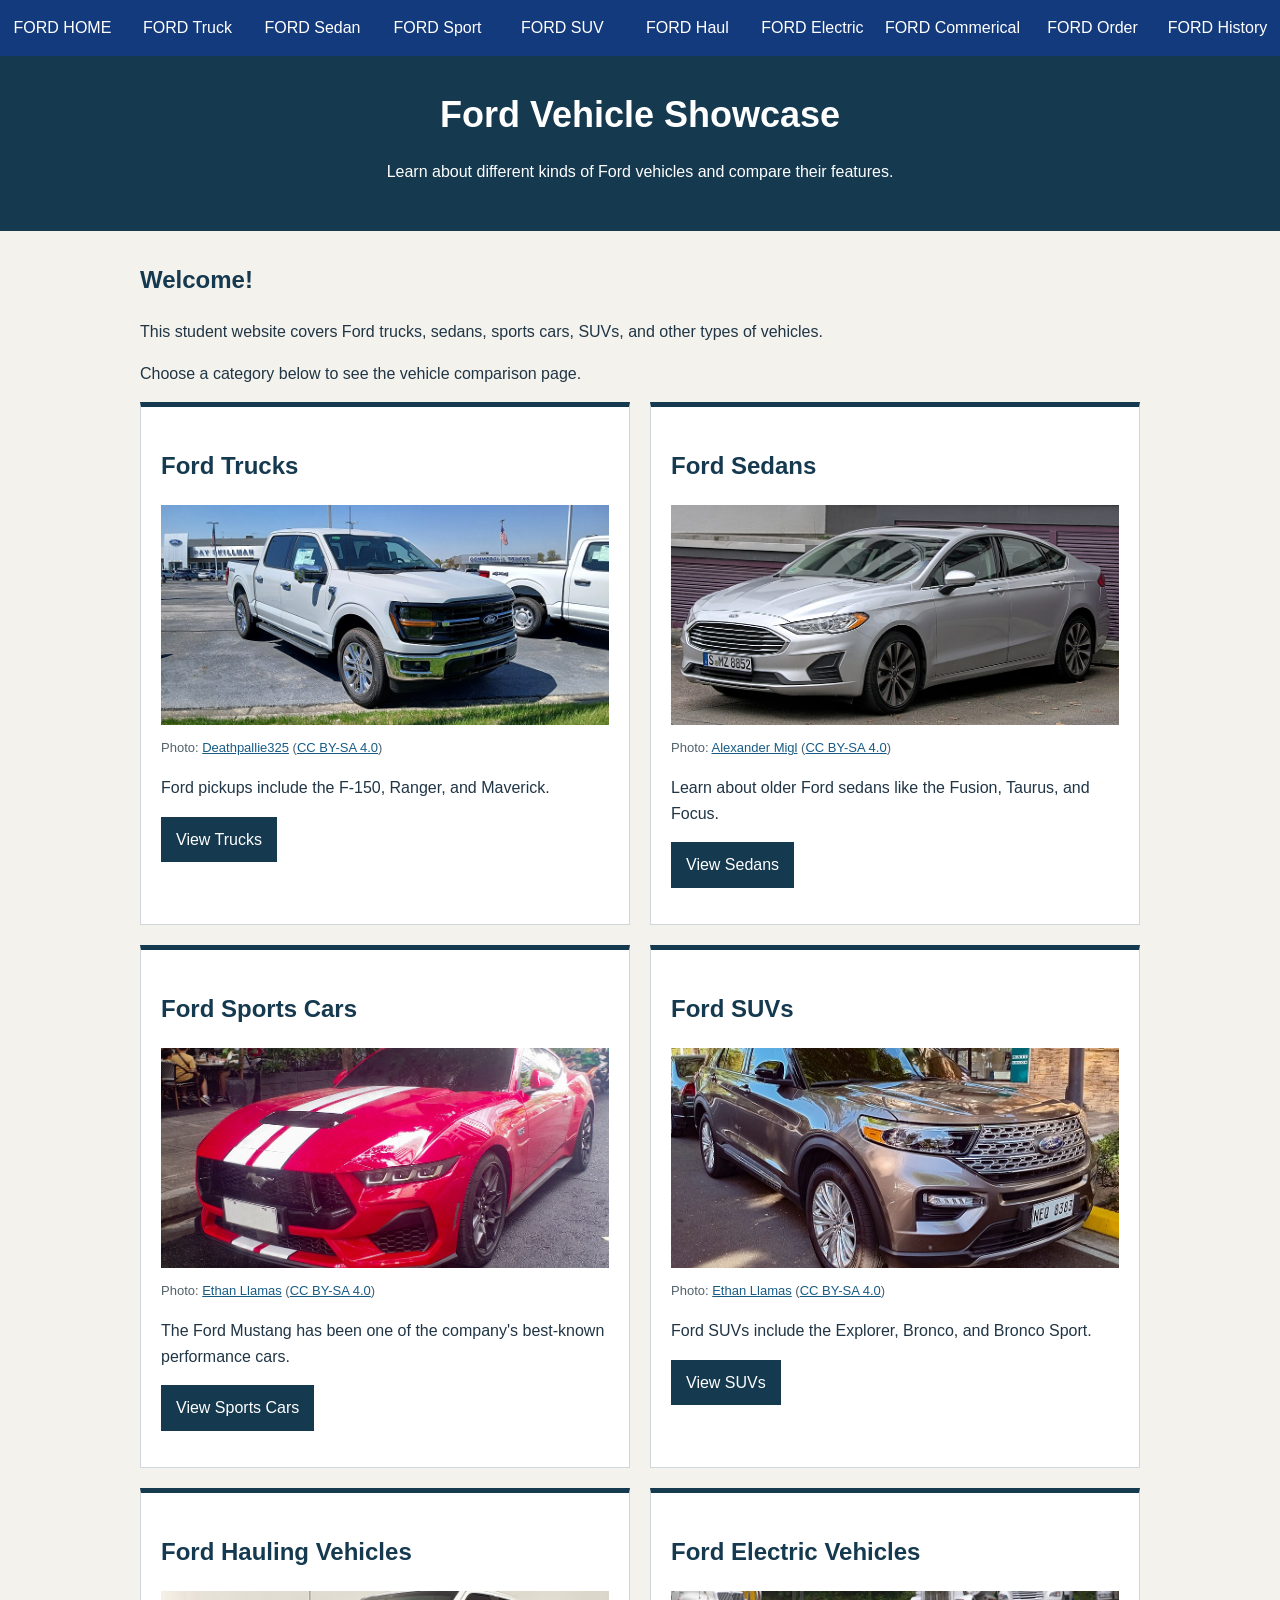
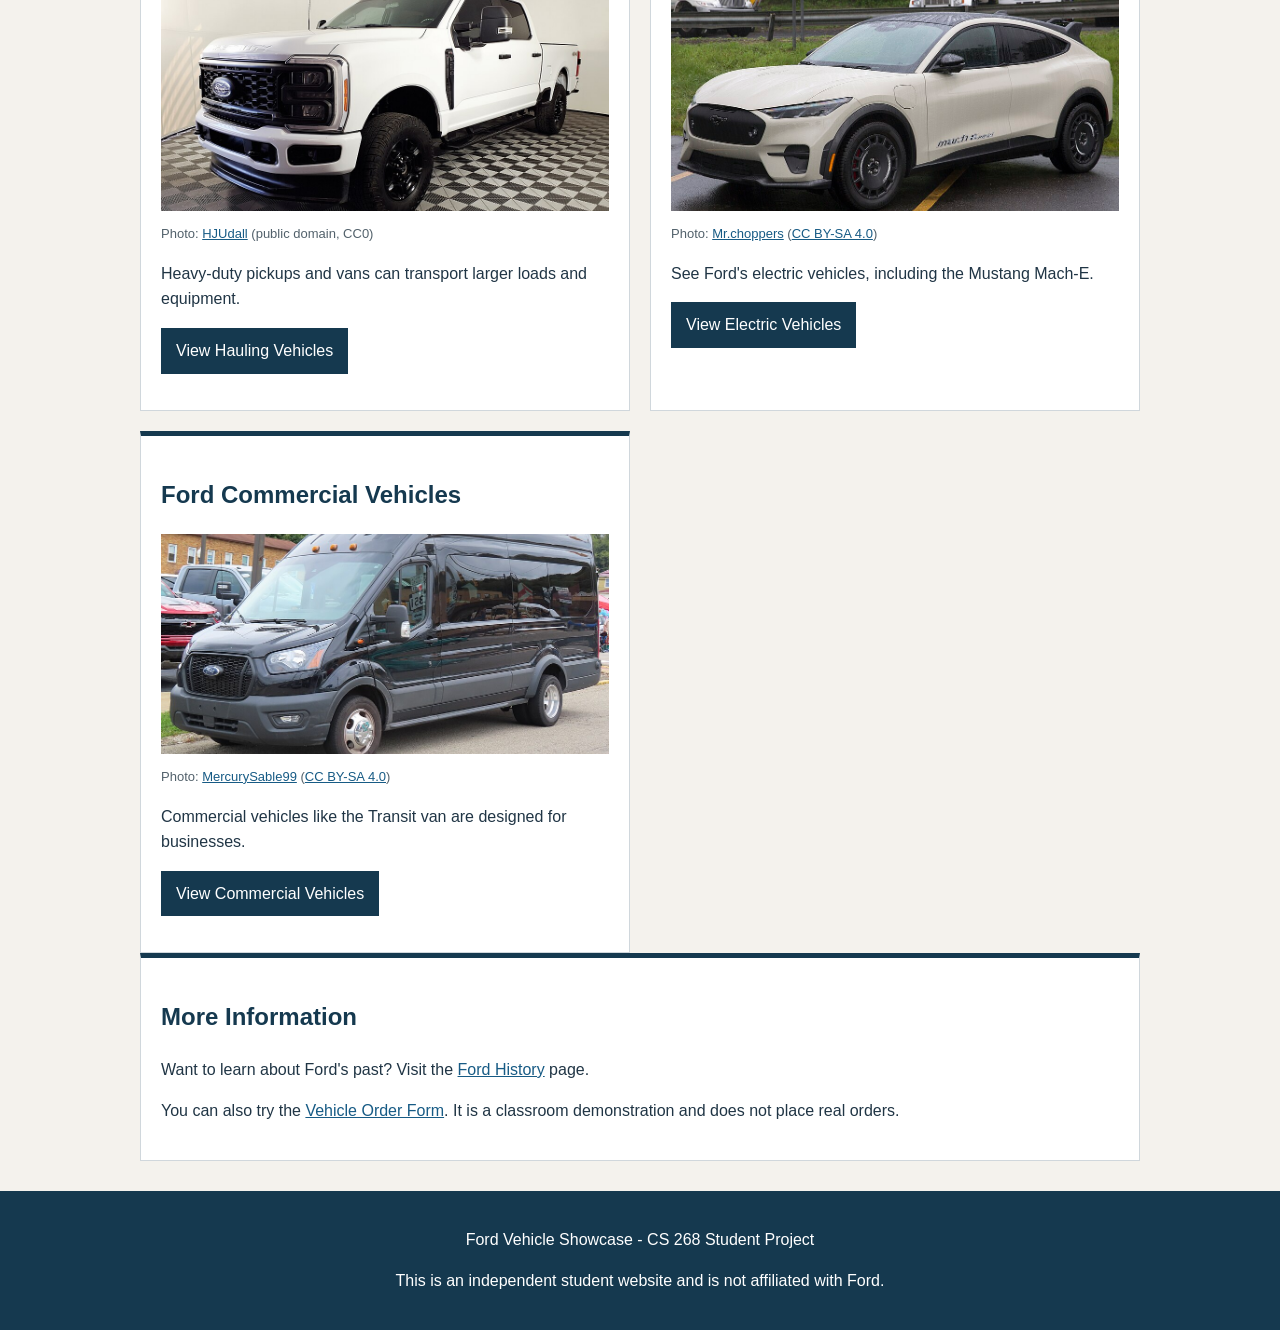
<file: index.html>
<!DOCTYPE html>
<html lang="en">

<head>
    <!-- basic information for browser -->
    <meta charset="UTF-8">
    <meta name="viewport" content="width=device-width, initial-scale=1.0">

    <title>Ford Vehicle Showcase</title>

    <!-- styles used for the website -->
    <link rel="stylesheet" href="/css/generalCSS.css">
    <link rel="stylesheet" href="/css/vehiclePages.css">
    <link rel="stylesheet" href="/css/otherPages.css">
</head>

<body>

    <!-- NAVBAR -->
    <div class="flex-container">
        <div><a href="homePage.html">FORD HOME</a></div>
        <div><a href="trucks.html">FORD Truck</a></div>
        <div><a href="sedan.html">FORD Sedan</a></div>
        <div><a href="sportCars.html">FORD Sport</a></div>
        <div><a href="SUV.html">FORD SUV</a></div>
        <div><a href="haulingVehicles.html">FORD Haul</a></div>
        <div><a href="electricVehicles.html">FORD Electric</a></div>
        <div><a href="commericalVehicles.html">FORD Commerical</a></div>
        <div><a href="orderingForm.html">FORD Order</a></div>
        <div><a href="fordHistory.html">FORD History</a></div>
    </div>

    <!-- page header -->
    <header>
        <h1>Ford Vehicle Showcase</h1>
        <p>Learn about different kinds of Ford vehicles and compare their features.</p>
    </header>

    <!-- main content -->
    <main>

        <!-- short introduction -->
        <h2>Welcome!</h2>
        <p>This student website covers Ford trucks, sedans, sports cars, SUVs, and other types of vehicles.</p>
        <p>Choose a category below to see the vehicle comparison page.</p>

        <!-- vehicle category links -->
        <div class="vehicle-grid">

            <!-- Trucks -->
            <div class="car">
                <h2>Ford Trucks</h2>

                <img src="photos/f150.jpg" alt="White Ford F-150 pickup truck">
                <p class="small">Photo: <a href="https://commons.wikimedia.org/wiki/File:2024_Ford_F-150_XLT_front_view.jpg">Deathpallie325</a> (<a href="https://creativecommons.org/licenses/by-sa/4.0">CC BY-SA 4.0</a>)</p>

                <p>Ford pickups include the F-150, Ranger, and Maverick.</p>
                <p><a class="button" href="trucks.html">View Trucks</a></p>
            </div>

            <!-- Sedans -->
            <div class="car">
                <h2>Ford Sedans</h2>

                <img src="photos/fusion.jpg" alt="Silver Ford Fusion sedan">
                <p class="small">Photo: <a href="https://commons.wikimedia.org/wiki/File:2019_Ford_Fusion_%282nd_generation%29_IMG_6001.jpg">Alexander Migl</a> (<a href="https://creativecommons.org/licenses/by-sa/4.0">CC BY-SA 4.0</a>)</p>

                <p>Learn about older Ford sedans like the Fusion, Taurus, and Focus.</p>
                <p><a class="button" href="sedan.html">View Sedans</a></p>
            </div>

            <!-- Sports cars -->
            <div class="car">
                <h2>Ford Sports Cars</h2>

                <img src="photos/mustang.jpg" alt="Red Ford Mustang GT sports car">
                <p class="small">Photo: <a href="https://commons.wikimedia.org/wiki/File:2024_Ford_Mustang_5.0_GT_in_Race_Red%2C_front_left.jpg">Ethan Llamas</a> (<a href="https://creativecommons.org/licenses/by-sa/4.0">CC BY-SA 4.0</a>)</p>

                <p>The Ford Mustang has been one of the company's best-known performance cars.</p>
                <p><a class="button" href="sportCars.html">View Sports Cars</a></p>
            </div>

            <!-- SUVs -->
            <div class="car">
                <h2>Ford SUVs</h2>

                <img src="photos/explorer.jpg" alt="Ford Explorer SUV">
                <p class="small">Photo: <a href="https://commons.wikimedia.org/wiki/File:Ford_Explorer_2.3_Limited_4WD_2022_%281%29.jpg">Ethan Llamas</a> (<a href="https://creativecommons.org/licenses/by-sa/4.0">CC BY-SA 4.0</a>)</p>

                <p>Ford SUVs include the Explorer, Bronco, and Bronco Sport.</p>
                <p><a class="button" href="SUV.html">View SUVs</a></p>
            </div>

            <!-- Hauling vehicles -->
            <div class="car">
                <h2>Ford Hauling Vehicles</h2>

                <img src="photos/superduty.jpg" alt="White Ford F-250 Super Duty pickup">
                <p class="small">Photo: <a href="https://commons.wikimedia.org/wiki/File:23_Ford_F-250_Super_Duty_XL_STX.jpg">HJUdall</a> (public domain, CC0)</p>

                <p>Heavy-duty pickups and vans can transport larger loads and equipment.</p>
                <p><a class="button" href="haulingVehicles.html">View Hauling Vehicles</a></p>
            </div>

            <!-- Electric vehicles -->
            <div class="car">
                <h2>Ford Electric Vehicles</h2>

                <img src="photos/mache.jpg" alt="Ford Mustang Mach-E electric SUV">
                <p class="small">Photo: <a href="https://commons.wikimedia.org/wiki/File:2025_Ford_Mustang_Mach-E_Rally_in_Desert_Sand%2C_front_left.jpg">Mr.choppers</a> (<a href="https://creativecommons.org/licenses/by-sa/4.0">CC BY-SA 4.0</a>)</p>

                <p>See Ford's electric vehicles, including the Mustang Mach-E.</p>
                <p><a class="button" href="electricVehicles.html">View Electric Vehicles</a></p>
            </div>

            <!-- Commercial vehicles -->
            <div class="car">
                <h2>Ford Commercial Vehicles</h2>

                <img src="photos/transit.jpg" alt="Ford Transit passenger van">
                <p class="small">Photo: <a href="https://commons.wikimedia.org/wiki/File:2023_Ford_Transit_T-350HD_XL_high_roof_extended_length_passenger_van%2C_front_left%2C_09-28-2024.jpg">MercurySable99</a> (<a href="https://creativecommons.org/licenses/by-sa/4.0">CC BY-SA 4.0</a>)</p>

                <p>Commercial vehicles like the Transit van are designed for businesses.</p>
                <p><a class="button" href="commericalVehicles.html">View Commercial Vehicles</a></p>
            </div>

        </div>

        <!-- extra website information -->
        <div class="car">
            <h2>More Information</h2>
            <p>Want to learn about Ford's past? Visit the <a href="fordHistory.html">Ford History</a> page.</p>
            <p>You can also try the <a href="orderingForm.html">Vehicle Order Form</a>. It is a classroom demonstration and does not place real orders.</p>
        </div>

    </main>

    <!-- footer -->
    <footer>
        <p>Ford Vehicle Showcase - CS 268 Student Project</p>
        <p>This is an independent student website and is not affiliated with Ford.</p>
    </footer>

</body>
</html>
</file>
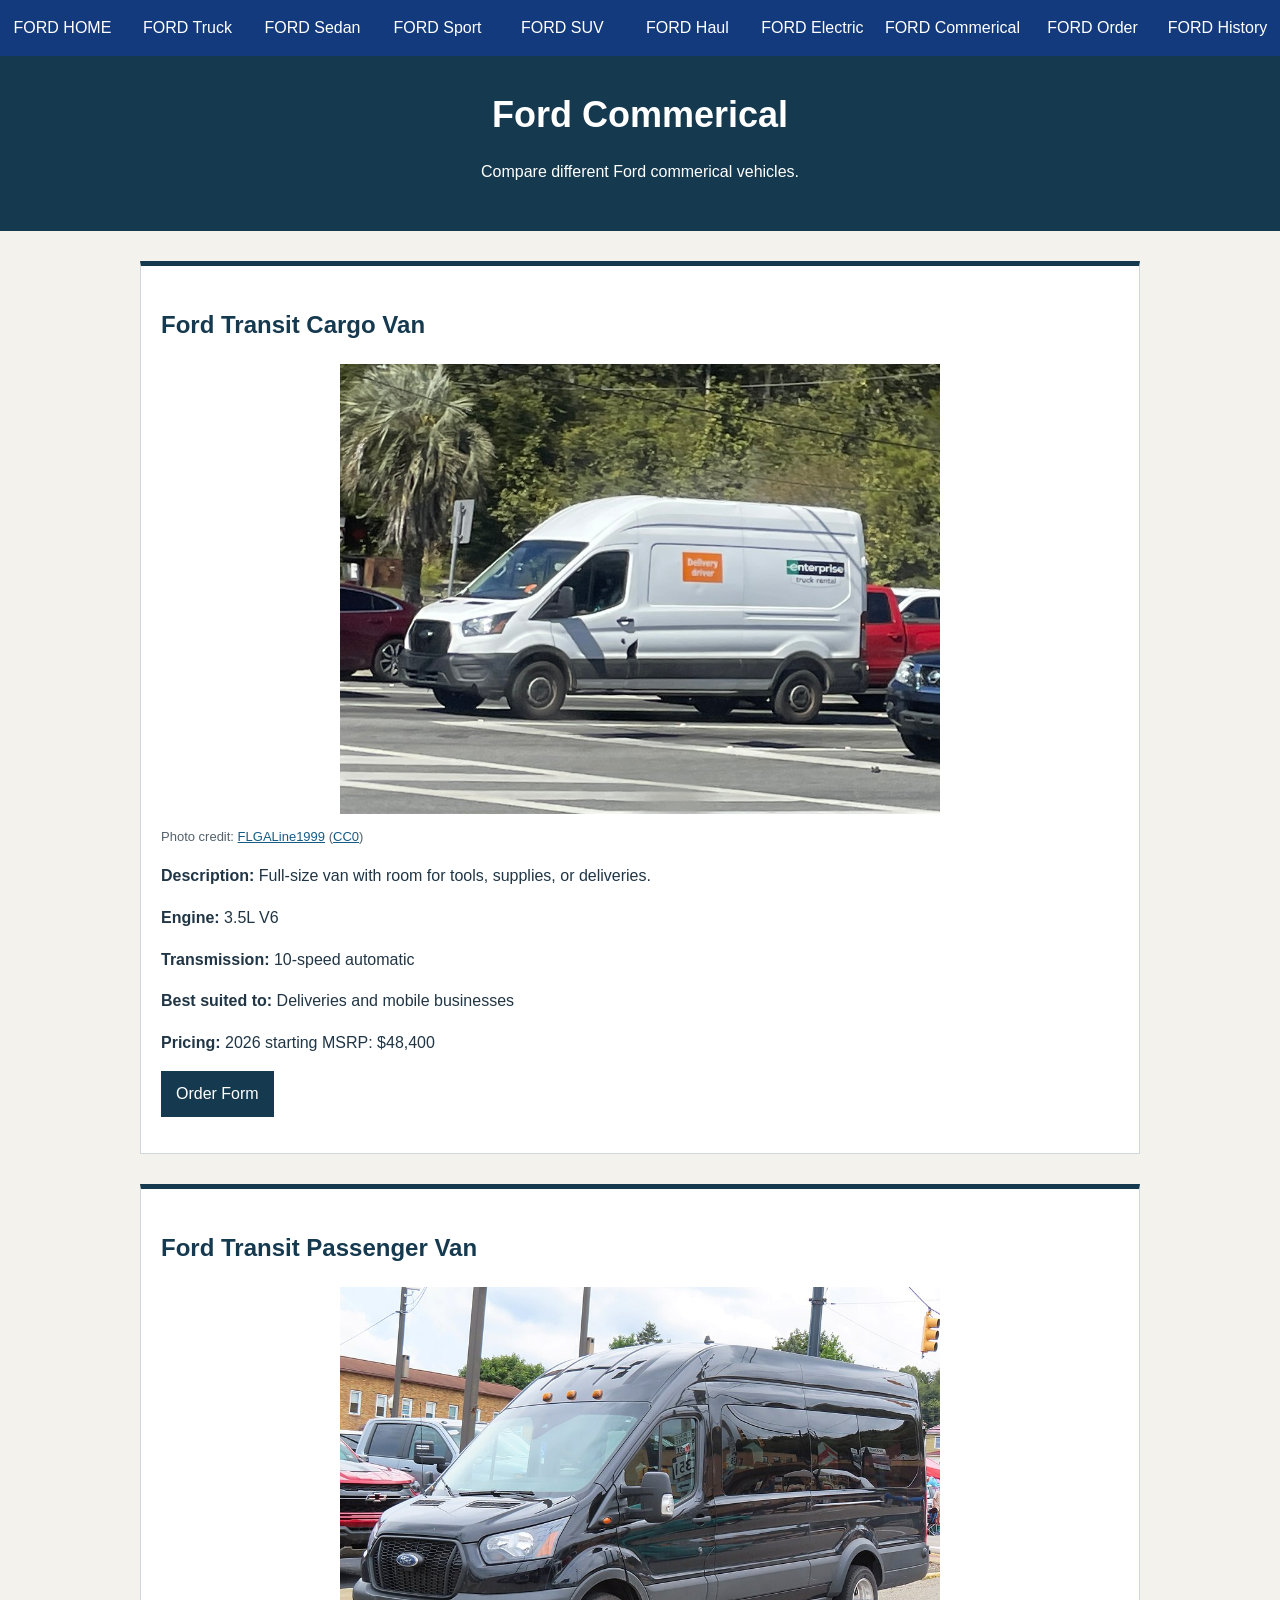
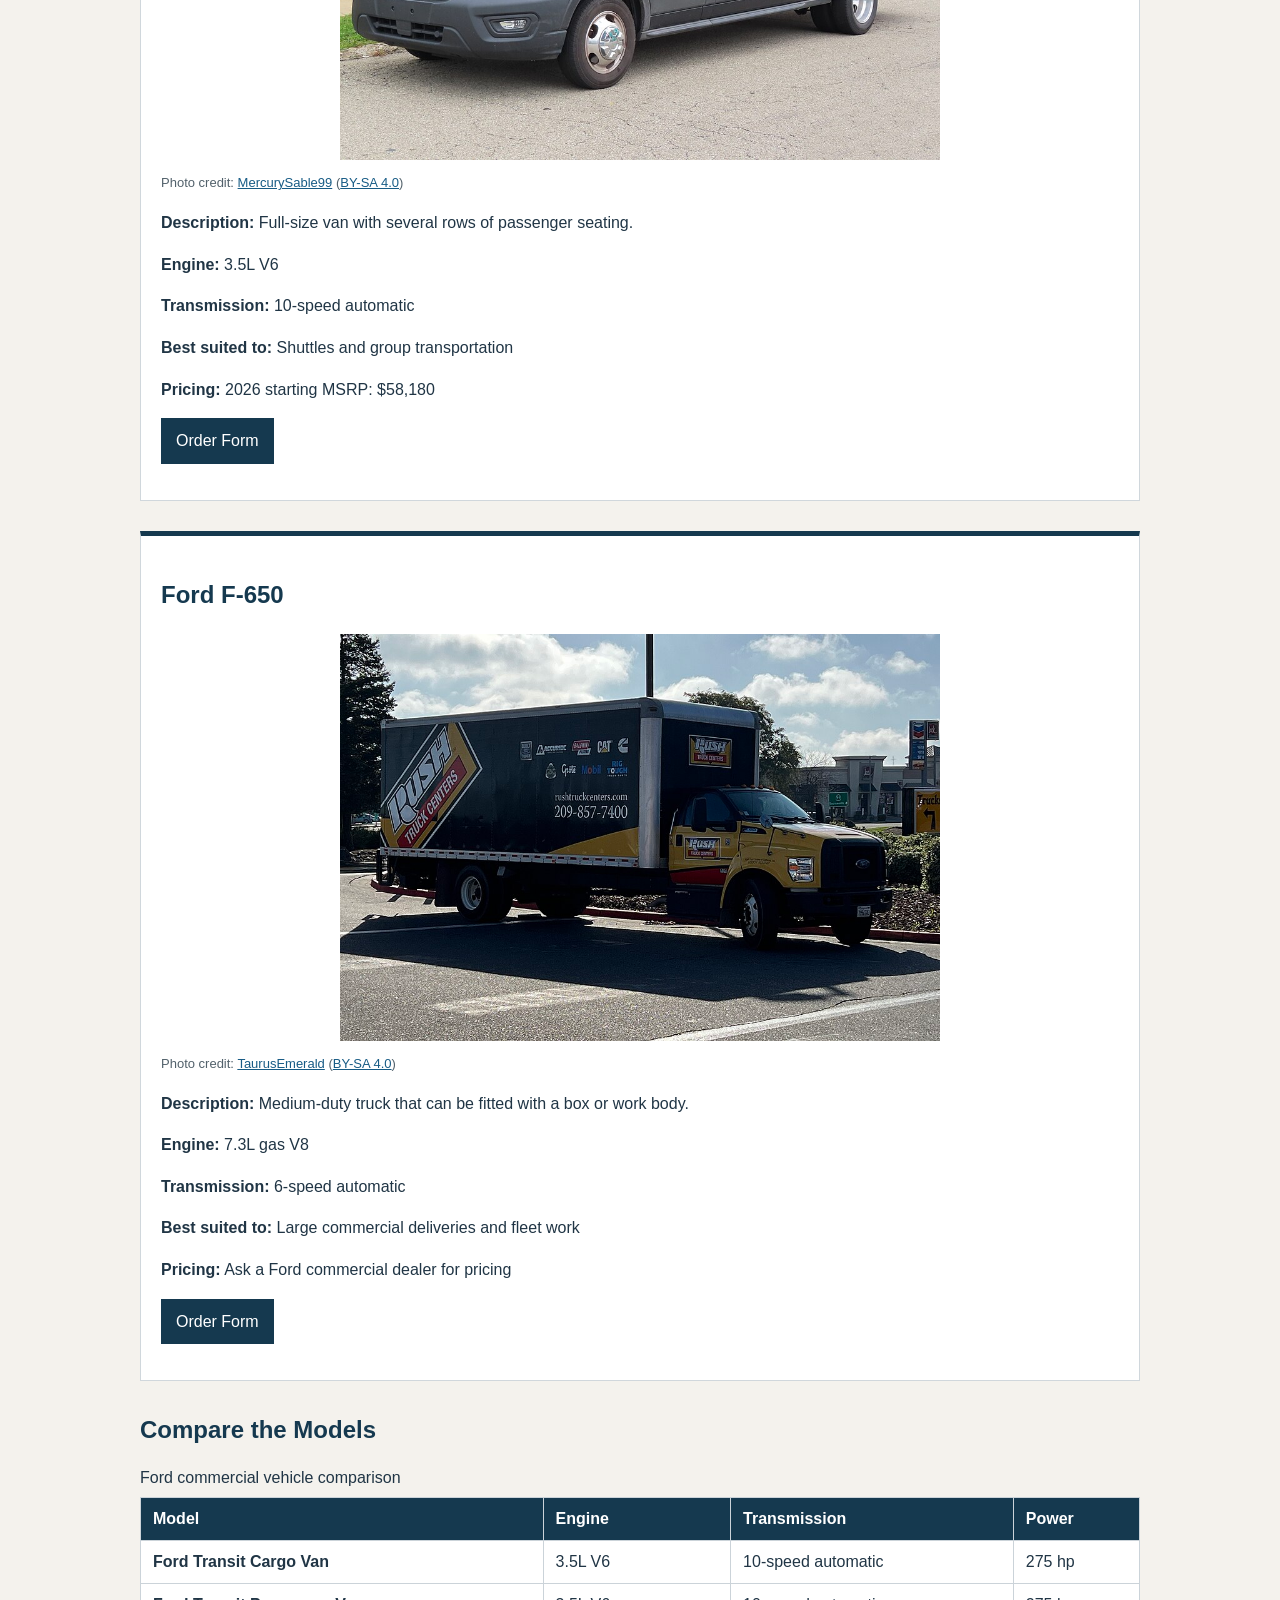
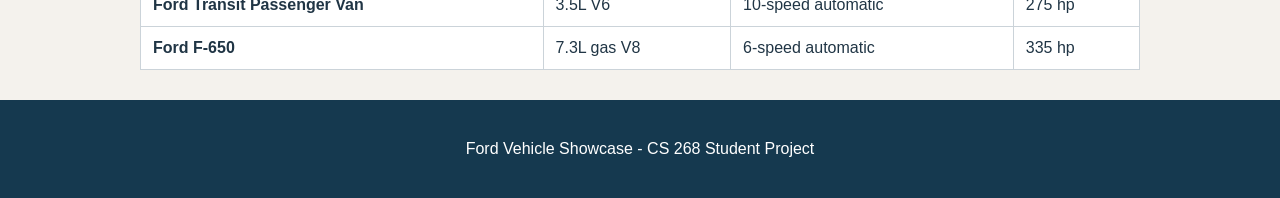
<file: commericalVehicles.html>
<html>

<!-- info about the page-->
<head>
    <!-- allows text to have certian characters and symbols-->
    <meta charset="UTF-8">

    <!-- tab title in browser-->
    <title>Ford Commerical</title>

    <!-- uses the ccs file for vehicle pages-->
    <link rel="stylesheet" href="/css/vehiclePages.css">
    <link rel="stylesheet" href="/css/generalCSS.css">

    <!-- add empty image slots(temporary) -->
    <style>
        .image-slot {
            background-color: #eeeeee;
            border: 1px solid #cccccc;
            padding: 60px 10px;
            text-align: center;
        }
    </style>
</head>

<!-- page contents-->
<body>

<!-- NAVBAR -->
    <div class="flex-container">
      <div><a class="navBarLink" href="homePage.html">FORD HOME</a></div>
      <div><a class="navBarLink" href="trucks.html">FORD Truck</a></div>
      <div><a href="sedan.html">FORD Sedan</a></div>
      <div><a href="sportCars.html">FORD Sport</a></div>
      <div><a href="SUV.html">FORD SUV</a></div>
      <div><a href="haulingVehicles.html">FORD Haul</a></div>
      <div><a href="electricVehicles.html">FORD Electric</a></div>
      <div><a href="commericalVehicles.html">FORD Commerical</a></div>
      <div><a href="orderingForm.html">FORD Order</a></div>
      <div><a href="fordHistory.html">FORD History</a></div>
    </div>

<!-- page header-->
<header>
    <h1>Ford Commerical</h1>
    <p>Compare different Ford commerical vehicles.</p>
</header>

<!-- main page contents-->
<main>
    <!-- Car 1 -->
    <div class="car">
        <!-- car name-->
        <h2>Ford Transit Cargo Van</h2>

        <!-- vehicle photo -->
        <img src="photos/transitcargo.jpg" alt="Photo of Ford Transit Cargo Van">

        <!-- photo credit -->
        <p class="small">Photo credit: <a href="https://commons.wikimedia.org/wiki/File:Ford_Transit_Cargo_Van_-_Enterprise_Truck_Rental_%28Amazon_subcontractor%29.jpg">FLGALine1999</a> (<a href="https://creativecommons.org/publicdomain/zero/1.0/">CC0</a>)</p>

        <!-- car specs -->
        <p><strong>Description:</strong> Full-size van with room for tools, supplies, or deliveries.</p>
        <p><strong>Engine:</strong> 3.5L V6</p>
        <p><strong>Transmission:</strong> 10-speed automatic</p>
        <p><strong>Best suited to:</strong> Deliveries and mobile businesses</p>
        <p><strong>Pricing:</strong> 2026 starting MSRP: $48,400</p>

        <!-- button to bring user to ordering form-->
        <p><a class="button" href="orderingForm.html?model=Ford%20Transit%20Cargo%20Van">Order Form</a></p>
    </div>

    <!-- Car 2 -->
    <div class="car">
        <!-- car name-->
        <h2>Ford Transit Passenger Van</h2>

        <!-- vehicle photo -->
        <img src="photos/transit.jpg" alt="Photo of Ford Transit Passenger Van">

        <!-- photo credit -->
        <p class="small">Photo credit: <a href="https://commons.wikimedia.org/wiki/File:2023_Ford_Transit_T-350HD_XL_high_roof_extended_length_passenger_van%2C_front_left%2C_09-28-2024.jpg">MercurySable99</a> (<a href="https://creativecommons.org/licenses/by-sa/4.0/">BY-SA 4.0</a>)</p>

        <!-- car specs -->
        <p><strong>Description:</strong> Full-size van with several rows of passenger seating.</p>
        <p><strong>Engine:</strong> 3.5L V6</p>
        <p><strong>Transmission:</strong> 10-speed automatic</p>
        <p><strong>Best suited to:</strong> Shuttles and group transportation</p>
        <p><strong>Pricing:</strong> 2026 starting MSRP: $58,180</p>

        <!-- button to bring user to ordering form-->
        <p><a class="button" href="orderingForm.html?model=Ford%20Transit%20Passenger%20Van">Order Form</a></p>
    </div>

    <!-- Car 3 -->
    <div class="car">
        <!-- car name-->
        <h2>Ford F-650</h2>

        <!-- vehicle photo -->
        <img src="photos/f650.jpg" alt="Photo of Ford F-650">

        <!-- photo credit -->
        <p class="small">Photo credit: <a href="https://commons.wikimedia.org/wiki/File:Ford_F-650_Rush_Truck_Centers_Box_Truck.jpg">TaurusEmerald</a> (<a href="https://creativecommons.org/licenses/by-sa/4.0/">BY-SA 4.0</a>)</p>

        <!-- car specs -->
        <p><strong>Description:</strong> Medium-duty truck that can be fitted with a box or work body.</p>
        <p><strong>Engine:</strong> 7.3L gas V8</p>
        <p><strong>Transmission:</strong> 6-speed automatic</p>
        <p><strong>Best suited to:</strong> Large commercial deliveries and fleet work</p>
        <p><strong>Pricing:</strong> Ask a Ford commercial dealer for pricing</p>

        <!-- button to bring user to ordering form-->
        <p><a class="button" href="orderingForm.html?model=Ford%20F-650">Order Form</a></p>
    </div>

    <!-- model comparison section-->
    <h2>Compare the Models</h2>

    <!-- table structure for car specs(needs to be filled)-->
    <div class="table-box">
        <table>
            <!-- table caption-->
            <caption>Ford commercial vehicle comparison</caption>

            <!-- header row-->
            <thead>
                <tr>
                    <th scope="col">Model</th>
                    <th scope="col">Engine</th>
                    <th scope="col">Transmission</th>
                    <th scope="col">Power</th>
                </tr>
            </thead>

            <!-- rows with values-->
            <tbody>
                <tr>
                    <th scope="row">Ford Transit Cargo Van</th>
                    <td>3.5L V6</td>
                    <td>10-speed automatic</td>
                    <td>275 hp</td>
                </tr>
                <tr>
                    <th scope="row">Ford Transit Passenger Van</th>
                    <td>3.5L V6</td>
                    <td>10-speed automatic</td>
                    <td>275 hp</td>
                </tr>
                <tr>
                    <th scope="row">Ford F-650</th>
                    <td>7.3L gas V8</td>
                    <td>6-speed automatic</td>
                    <td>335 hp</td>
                </tr>
            </tbody>
        </table>
    </div>

</main>

<!-- footer of page-->
<footer>
    <!-- project info-->
    <p>Ford Vehicle Showcase - CS 268 Student Project</p>

    <!-- maybe more here(?)-->
</footer>

</body>
</html>
</file>
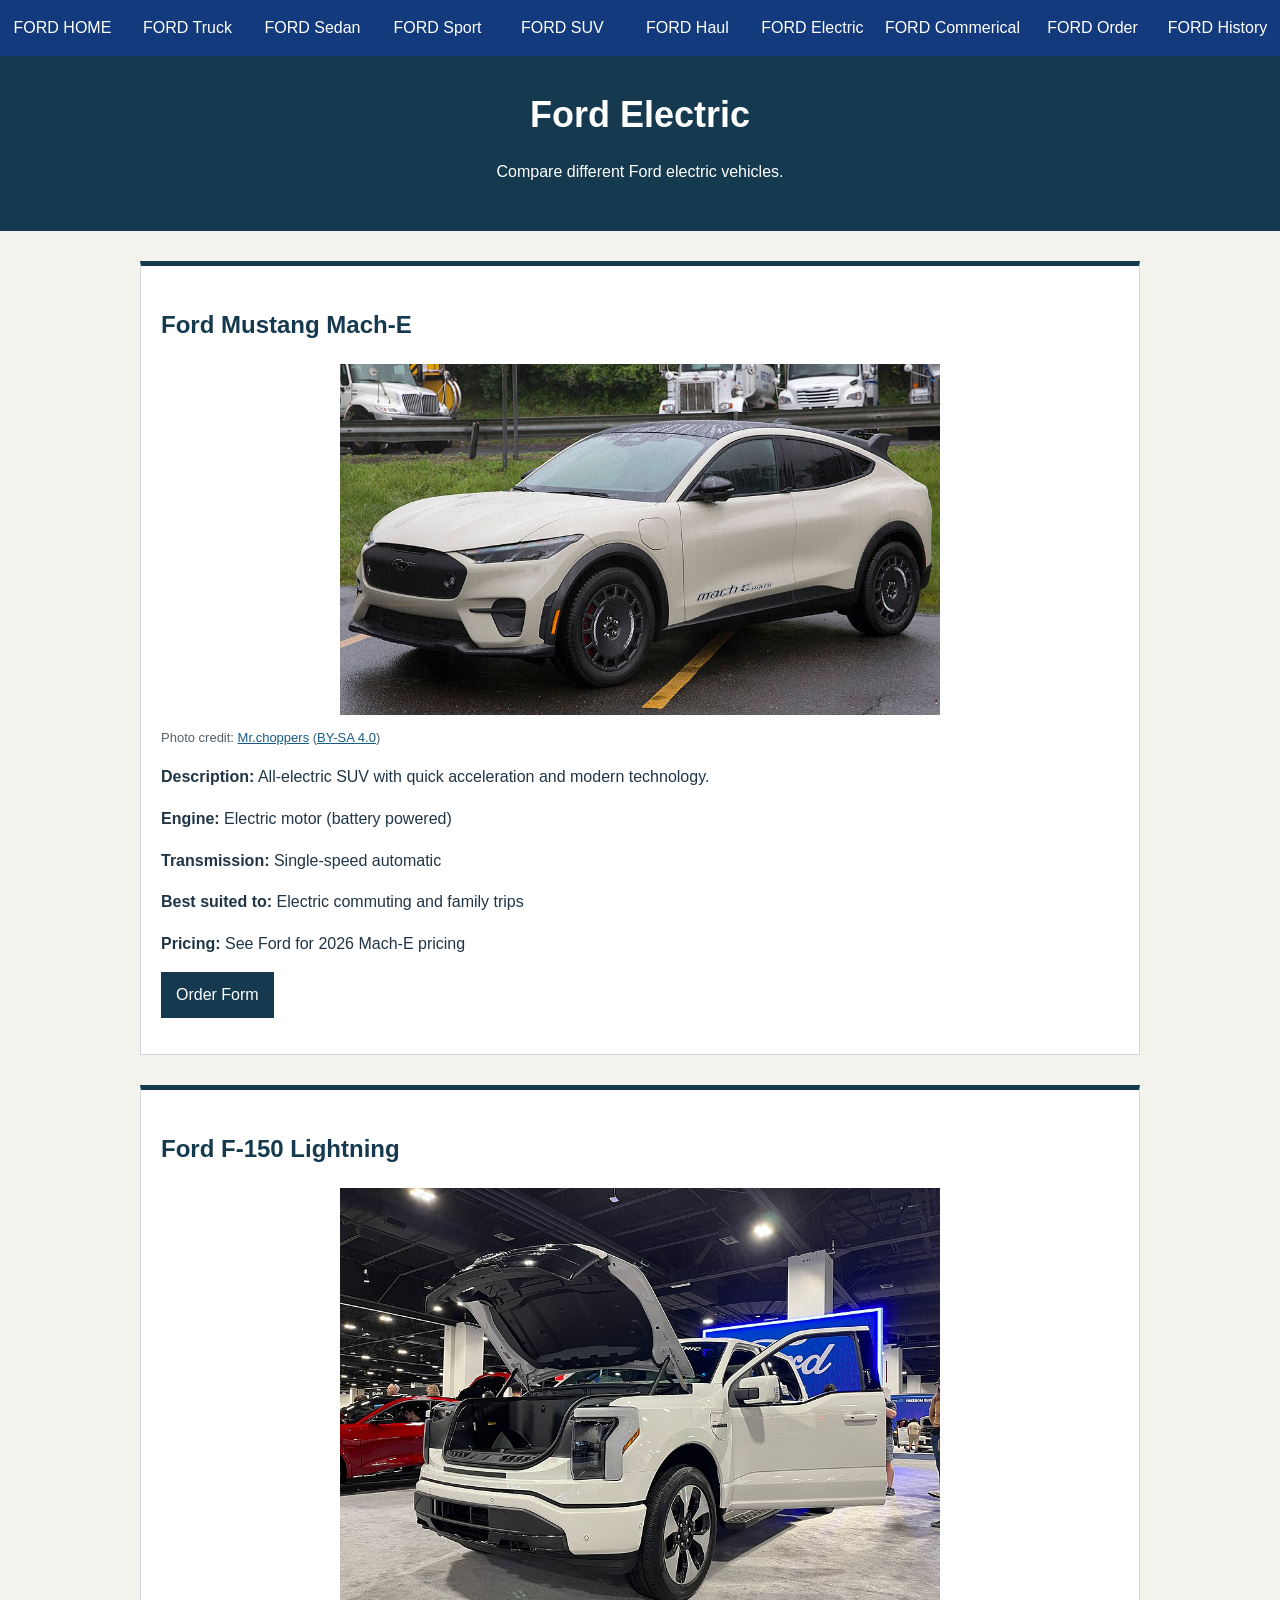
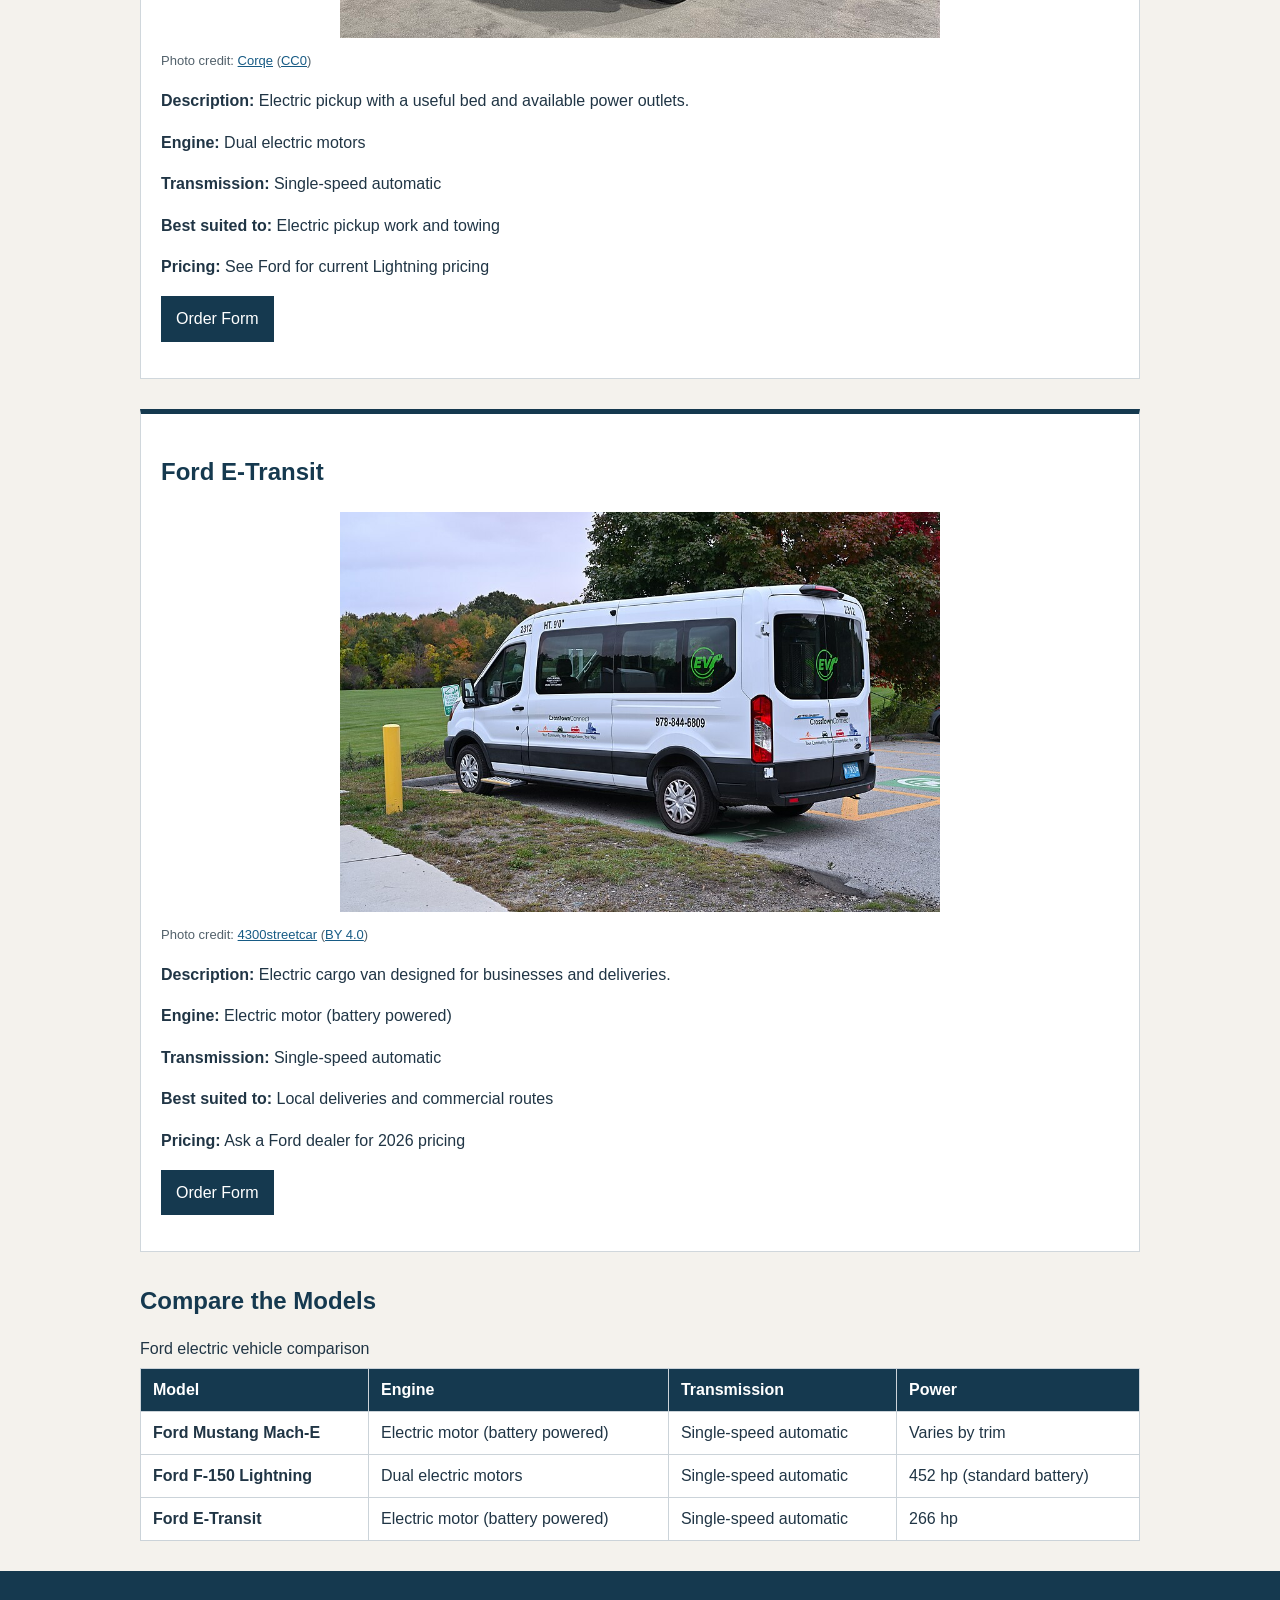
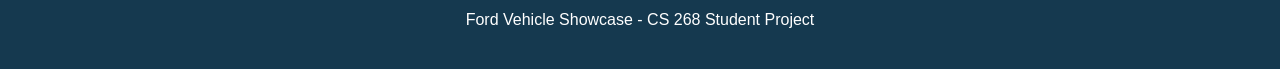
<file: electricVehicles.html>
<html>

<!-- info about the page-->
<head>
    <!-- allows text to have certian characters and symbols-->
    <meta charset="UTF-8">

    <!-- tab title in browser-->
    <title>Ford Electric</title>

    <!-- uses the ccs file for vehicle pages-->
    <link rel="stylesheet" href="/css/vehiclePages.css">
    <link rel="stylesheet" href="/css/generalCSS.css">

    <!-- add empty image slots(temporary) -->
    <style>
        .image-slot {
            background-color: #eeeeee;
            border: 1px solid #cccccc;
            padding: 60px 10px;
            text-align: center;
        }
    </style>
</head>

<!-- page contents-->
<body>

<!-- NAVBAR -->
    <div class="flex-container">
      <div><a class="navBarLink" href="homePage.html">FORD HOME</a></div>
      <div><a class="navBarLink" href="trucks.html">FORD Truck</a></div>
      <div><a href="sedan.html">FORD Sedan</a></div>
      <div><a href="sportCars.html">FORD Sport</a></div>
      <div><a href="SUV.html">FORD SUV</a></div>
      <div><a href="haulingVehicles.html">FORD Haul</a></div>
      <div><a href="electricVehicles.html">FORD Electric</a></div>
      <div><a href="commericalVehicles.html">FORD Commerical</a></div>
      <div><a href="orderingForm.html">FORD Order</a></div>
      <div><a href="fordHistory.html">FORD History</a></div>
    </div>

<!-- page header-->
<header>
    <h1>Ford Electric</h1>
    <p>Compare different Ford electric vehicles.</p>
</header>

<!-- main page contents-->
<main>
    <!-- Car 1 -->
    <div class="car">
        <!-- car name-->
        <h2>Ford Mustang Mach-E</h2>

        <!-- vehicle photo -->
        <img src="photos/mache.jpg" alt="Photo of Ford Mustang Mach-E">

        <!-- photo credit -->
        <p class="small">Photo credit: <a href="https://commons.wikimedia.org/wiki/File:2025_Ford_Mustang_Mach-E_Rally_in_Desert_Sand%2C_front_left.jpg">Mr.choppers</a> (<a href="https://creativecommons.org/licenses/by-sa/4.0/">BY-SA 4.0</a>)</p>

        <!-- car specs -->
        <p><strong>Description:</strong> All-electric SUV with quick acceleration and modern technology.</p>
        <p><strong>Engine:</strong> Electric motor (battery powered)</p>
        <p><strong>Transmission:</strong> Single-speed automatic</p>
        <p><strong>Best suited to:</strong> Electric commuting and family trips</p>
        <p><strong>Pricing:</strong> See Ford for 2026 Mach-E pricing</p>

        <!-- button to bring user to ordering form-->
        <p><a class="button" href="orderingForm.html?model=Ford%20Mustang%20Mach-E">Order Form</a></p>
    </div>

    <!-- Car 2 -->
    <div class="car">
        <!-- car name-->
        <h2>Ford F-150 Lightning</h2>

        <!-- vehicle photo -->
        <img src="photos/lightning.jpg" alt="Photo of Ford F-150 Lightning">

        <!-- photo credit -->
        <p class="small">Photo credit: <a href="https://commons.wikimedia.org/wiki/File:2023_Denver_Auto_Show_Ford_F-150_Lightning_front_left_quarter.jpg">Corqe</a> (<a href="https://creativecommons.org/publicdomain/zero/1.0/">CC0</a>)</p>

        <!-- car specs -->
        <p><strong>Description:</strong> Electric pickup with a useful bed and available power outlets.</p>
        <p><strong>Engine:</strong> Dual electric motors</p>
        <p><strong>Transmission:</strong> Single-speed automatic</p>
        <p><strong>Best suited to:</strong> Electric pickup work and towing</p>
        <p><strong>Pricing:</strong> See Ford for current Lightning pricing</p>

        <!-- button to bring user to ordering form-->
        <p><a class="button" href="orderingForm.html?model=Ford%20F-150%20Lightning">Order Form</a></p>
    </div>

    <!-- Car 3 -->
    <div class="car">
        <!-- car name-->
        <h2>Ford E-Transit</h2>

        <!-- vehicle photo -->
        <img src="photos/etransit.jpg" alt="Photo of Ford E-Transit">

        <!-- photo credit -->
        <p class="small">Photo credit: <a href="https://commons.wikimedia.org/wiki/File:LRTA_CrossTownConnect_Ford_E-Transit_van_charging_in_Acton%2C_MA_September_2026_1.jpg">4300streetcar</a> (<a href="https://creativecommons.org/licenses/by/4.0/">BY 4.0</a>)</p>

        <!-- car specs -->
        <p><strong>Description:</strong> Electric cargo van designed for businesses and deliveries.</p>
        <p><strong>Engine:</strong> Electric motor (battery powered)</p>
        <p><strong>Transmission:</strong> Single-speed automatic</p>
        <p><strong>Best suited to:</strong> Local deliveries and commercial routes</p>
        <p><strong>Pricing:</strong> Ask a Ford dealer for 2026 pricing</p>

        <!-- button to bring user to ordering form-->
        <p><a class="button" href="orderingForm.html?model=Ford%20E-Transit">Order Form</a></p>
    </div>

    <!-- model comparison section-->
    <h2>Compare the Models</h2>

    <!-- table structure for car specs(needs to be filled)-->
    <div class="table-box">
        <table>
            <!-- table caption-->
            <caption>Ford electric vehicle comparison</caption>

            <!-- header row-->
            <thead>
                <tr>
                    <th scope="col">Model</th>
                    <th scope="col">Engine</th>
                    <th scope="col">Transmission</th>
                    <th scope="col">Power</th>
                </tr>
            </thead>

            <!-- rows with values-->
            <tbody>
                <tr>
                    <th scope="row">Ford Mustang Mach-E</th>
                    <td>Electric motor (battery powered)</td>
                    <td>Single-speed automatic</td>
                    <td>Varies by trim</td>
                </tr>
                <tr>
                    <th scope="row">Ford F-150 Lightning</th>
                    <td>Dual electric motors</td>
                    <td>Single-speed automatic</td>
                    <td>452 hp (standard battery)</td>
                </tr>
                <tr>
                    <th scope="row">Ford E-Transit</th>
                    <td>Electric motor (battery powered)</td>
                    <td>Single-speed automatic</td>
                    <td>266 hp</td>
                </tr>
            </tbody>
        </table>
    </div>

</main>

<!-- footer of page-->
<footer>
    <!-- project info-->
    <p>Ford Vehicle Showcase - CS 268 Student Project</p>

    <!-- maybe more here(?)-->
</footer>

</body>
</html>
</file>
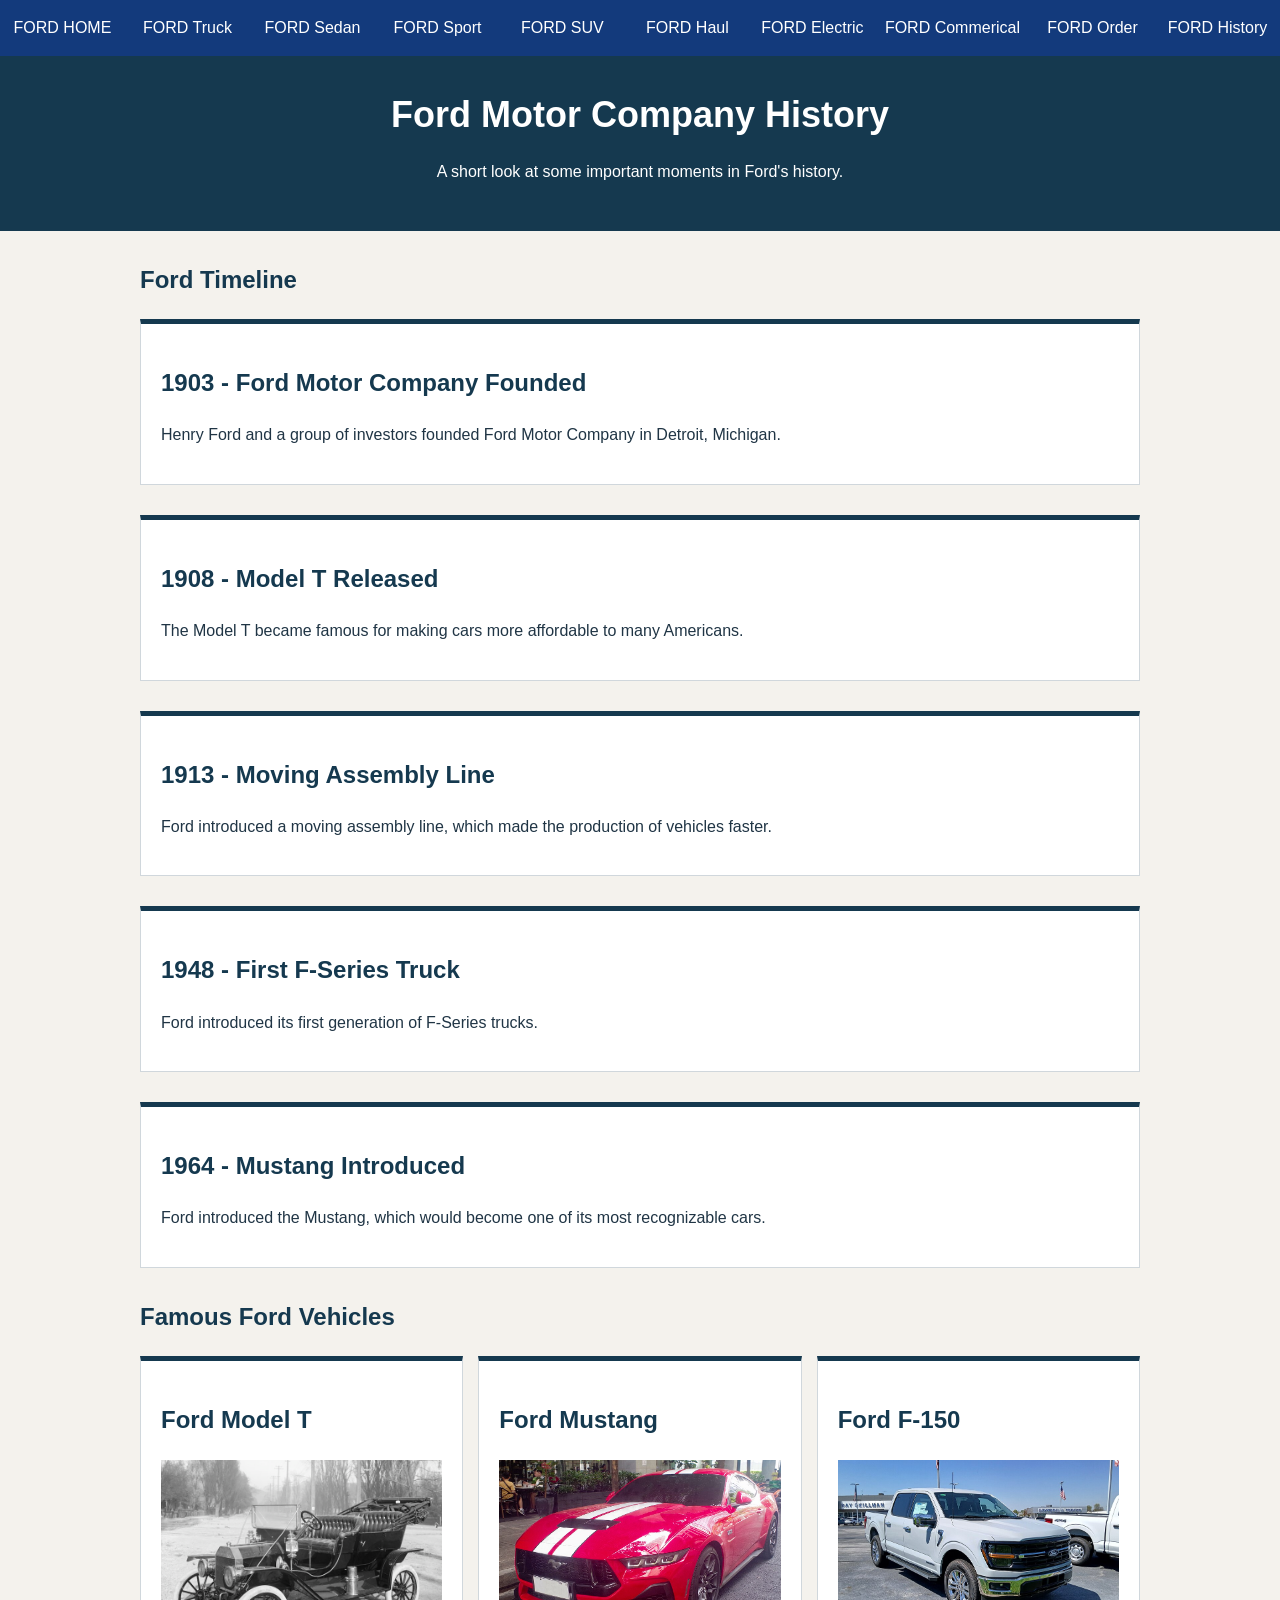
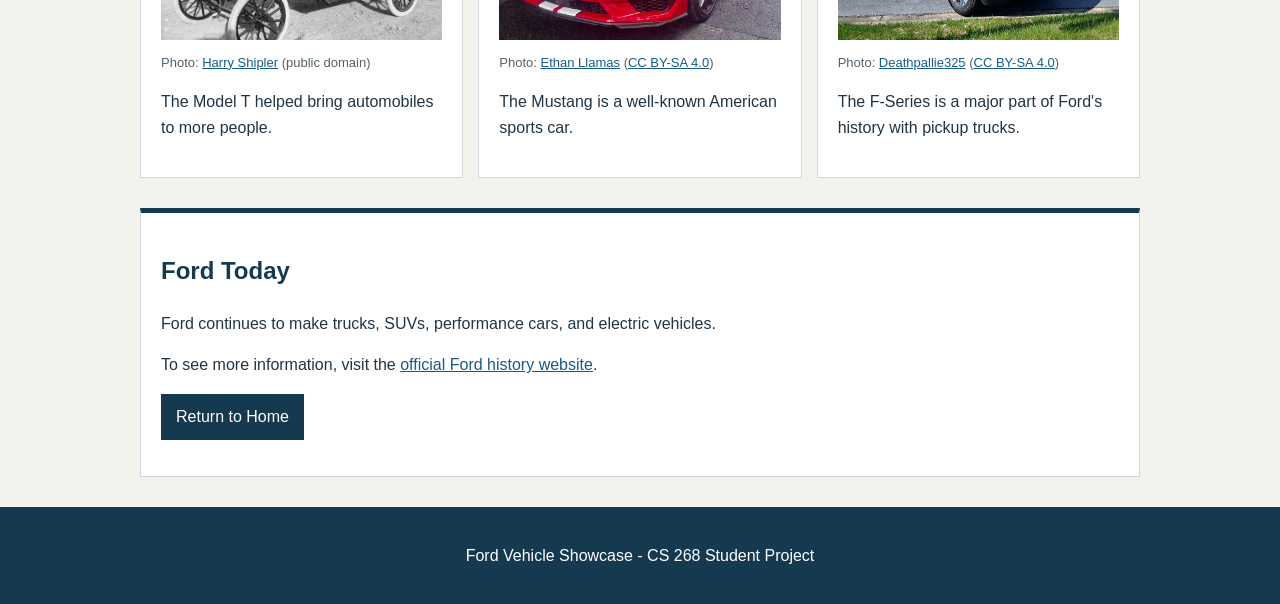
<file: fordHistory.html>
<!DOCTYPE html>
<html lang="en">

<head>
    <!-- information about this page -->
    <meta charset="UTF-8">
    <meta name="viewport" content="width=device-width, initial-scale=1.0">

    <title>Ford History</title>

    <!-- website CSS files -->
    <link rel="stylesheet" href="/css/generalCSS.css">
    <link rel="stylesheet" href="/css/vehiclePages.css">
    <link rel="stylesheet" href="/css/otherPages.css">
</head>

<body>

    <!-- NAVBAR -->
    <div class="flex-container">
        <div><a href="homePage.html">FORD HOME</a></div>
        <div><a href="trucks.html">FORD Truck</a></div>
        <div><a href="sedan.html">FORD Sedan</a></div>
        <div><a href="sportCars.html">FORD Sport</a></div>
        <div><a href="SUV.html">FORD SUV</a></div>
        <div><a href="haulingVehicles.html">FORD Haul</a></div>
        <div><a href="electricVehicles.html">FORD Electric</a></div>
        <div><a href="commericalVehicles.html">FORD Commerical</a></div>
        <div><a href="orderingForm.html">FORD Order</a></div>
        <div><a href="fordHistory.html">FORD History</a></div>
    </div>

    <!-- page header -->
    <header>
        <h1>Ford Motor Company History</h1>
        <p>A short look at some important moments in Ford's history.</p>
    </header>

    <!-- main page content -->
    <main>

        <!-- important dates -->
        <h2>Ford Timeline</h2>

        <div class="car">
            <h2>1903 - Ford Motor Company Founded</h2>
            <p>Henry Ford and a group of investors founded Ford Motor Company in Detroit, Michigan.</p>
        </div>

        <div class="car">
            <h2>1908 - Model T Released</h2>
            <p>The Model T became famous for making cars more affordable to many Americans.</p>
        </div>

        <div class="car">
            <h2>1913 - Moving Assembly Line</h2>
            <p>Ford introduced a moving assembly line, which made the production of vehicles faster.</p>
        </div>

        <div class="car">
            <h2>1948 - First F-Series Truck</h2>
            <p>Ford introduced its first generation of F-Series trucks.</p>
        </div>

        <div class="car">
            <h2>1964 - Mustang Introduced</h2>
            <p>Ford introduced the Mustang, which would become one of its most recognizable cars.</p>
        </div>

        <!-- photos of famous Ford vehicles -->
        <h2>Famous Ford Vehicles</h2>

        <div class="history-photos">

            <div class="car">
                <h2>Ford Model T</h2>

                <img src="photos/modelt.jpg" alt="Historic black and white photo of a Ford Model T">
                <p class="small">Photo: <a href="https://commons.wikimedia.org/wiki/File:1910Ford-T.jpg">Harry Shipler</a> (public domain)</p>

                <p>The Model T helped bring automobiles to more people.</p>
            </div>

            <div class="car">
                <h2>Ford Mustang</h2>

                <img src="photos/mustang.jpg" alt="Red Ford Mustang GT">
                <p class="small">Photo: <a href="https://commons.wikimedia.org/wiki/File:2024_Ford_Mustang_5.0_GT_in_Race_Red%2C_front_left.jpg">Ethan Llamas</a> (<a href="https://creativecommons.org/licenses/by-sa/4.0">CC BY-SA 4.0</a>)</p>

                <p>The Mustang is a well-known American sports car.</p>
            </div>

            <div class="car">
                <h2>Ford F-150</h2>

                <img src="photos/f150.jpg" alt="White Ford F-150 truck">
                <p class="small">Photo: <a href="https://commons.wikimedia.org/wiki/File:2024_Ford_F-150_XLT_front_view.jpg">Deathpallie325</a> (<a href="https://creativecommons.org/licenses/by-sa/4.0">CC BY-SA 4.0</a>)</p>

                <p>The F-Series is a major part of Ford's history with pickup trucks.</p>
            </div>

        </div>

        <!-- company information -->
        <div class="car">
            <h2>Ford Today</h2>

            <p>Ford continues to make trucks, SUVs, performance cars, and electric vehicles.</p>

            <p>To see more information, visit the <a href="https://corporate.ford.com/about/history.html">official Ford history website</a>.</p>

            <p><a class="button" href="homePage.html">Return to Home</a></p>
        </div>

    </main>

    <!-- footer -->
    <footer>
        <p>Ford Vehicle Showcase - CS 268 Student Project</p>
    </footer>

</body>
</html>
</file>
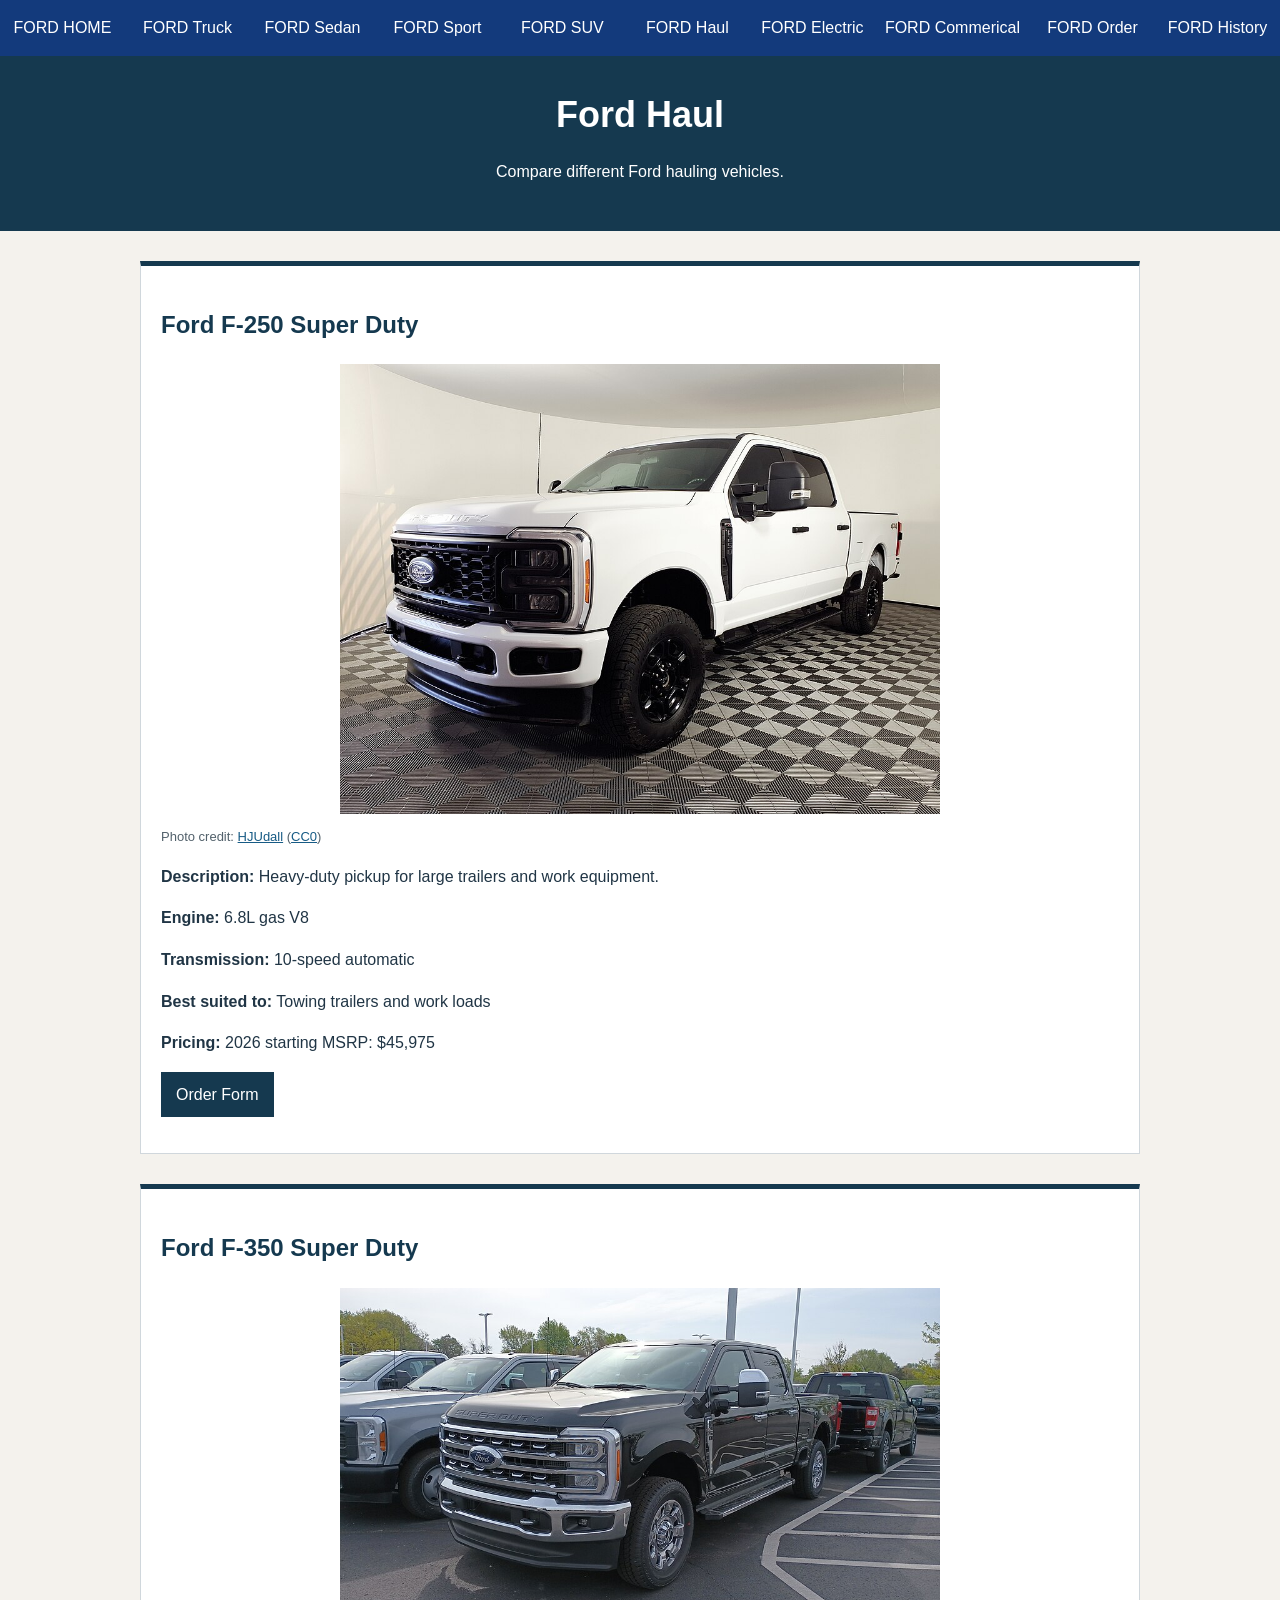
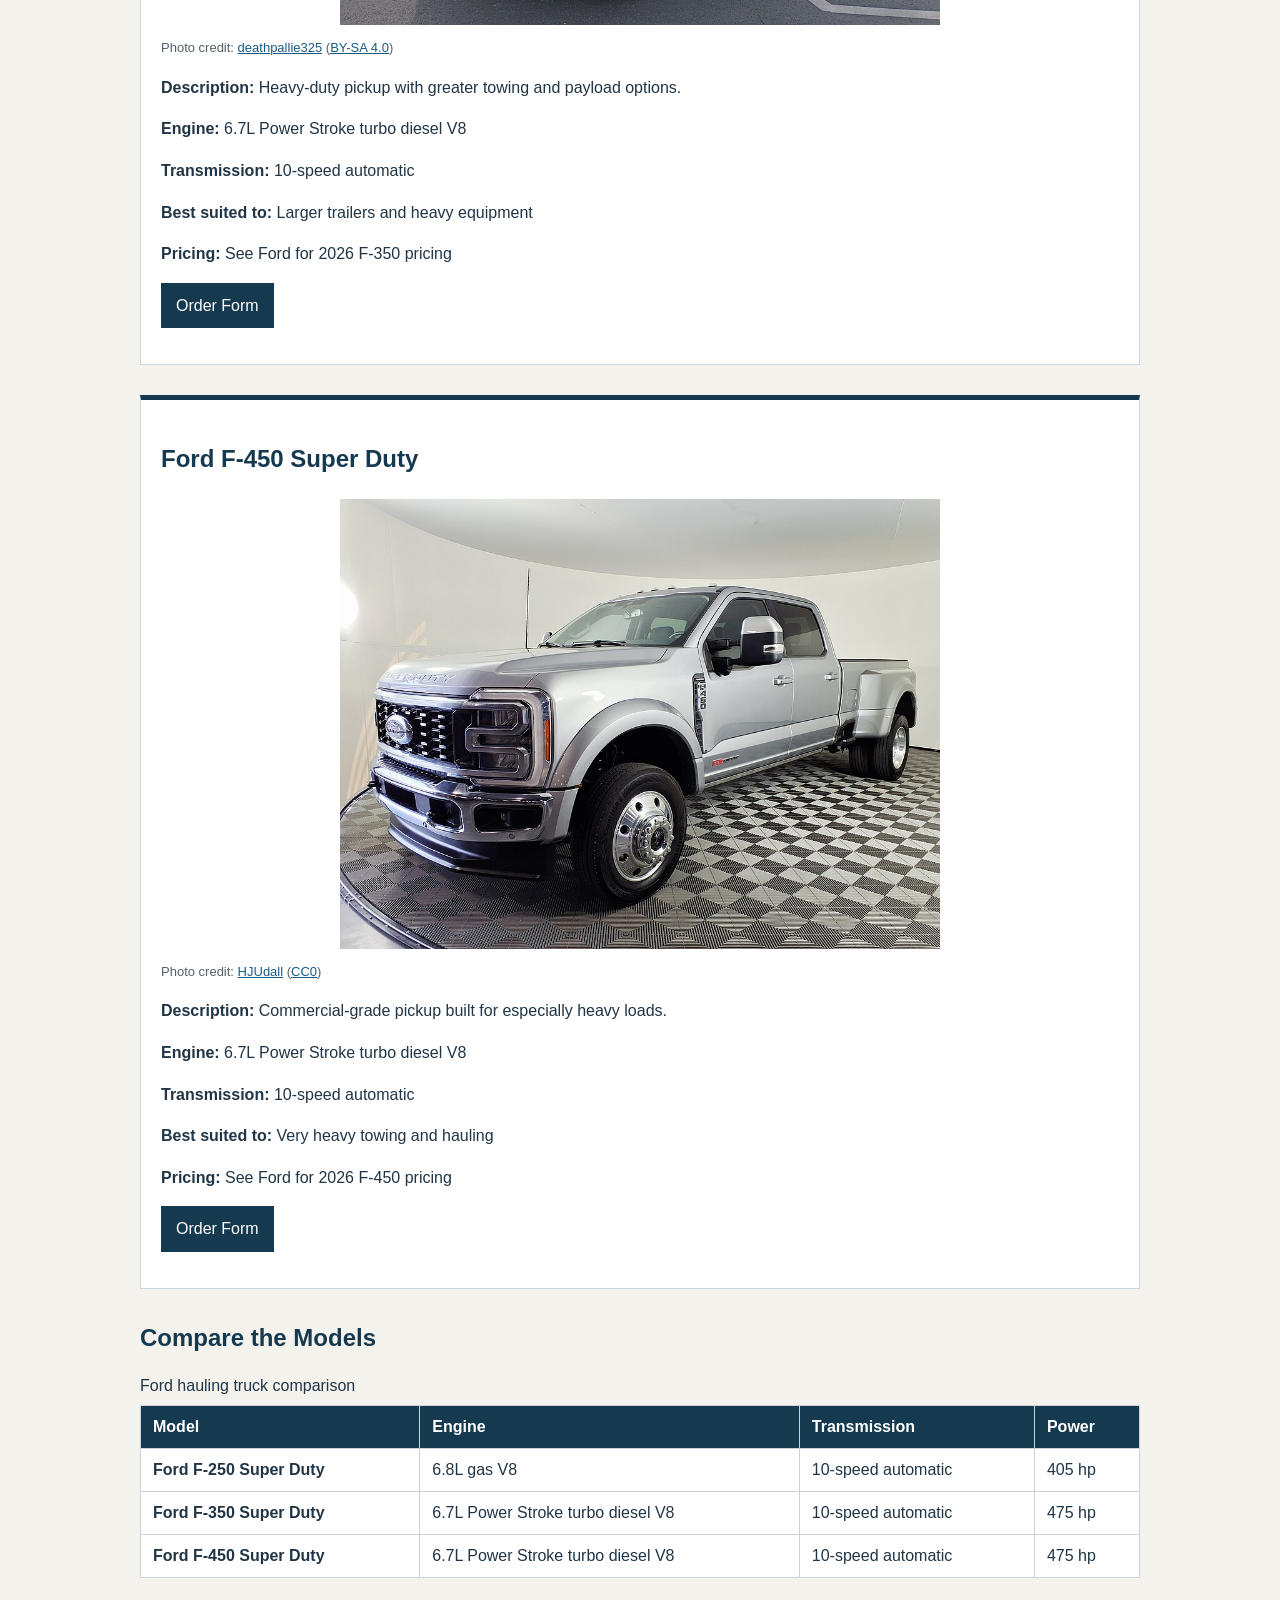
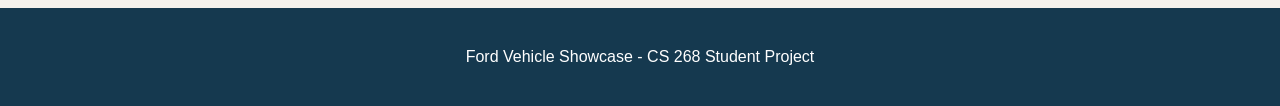
<file: haulingVehicles.html>
<html>

<!-- info about the page-->
<head>
    <!-- allows text to have certian characters and symbols-->
    <meta charset="UTF-8">

    <!-- tab title in browser-->
    <title>Ford Haul</title>

    <!-- uses the ccs file for vehicle pages-->
    <link rel="stylesheet" href="/css/vehiclePages.css">
    <link rel="stylesheet" href="/css/generalCSS.css">

    <!-- add empty image slots(temporary) -->
    <style>
        .image-slot {
            background-color: #eeeeee;
            border: 1px solid #cccccc;
            padding: 60px 10px;
            text-align: center;
        }
    </style>
</head>

<!-- page contents-->
<body>

<!-- NAVBAR -->
    <div class="flex-container">
      <div><a class="navBarLink" href="homePage.html">FORD HOME</a></div>
      <div><a class="navBarLink" href="trucks.html">FORD Truck</a></div>
      <div><a href="sedan.html">FORD Sedan</a></div>
      <div><a href="sportCars.html">FORD Sport</a></div>
      <div><a href="SUV.html">FORD SUV</a></div>
      <div><a href="haulingVehicles.html">FORD Haul</a></div>
      <div><a href="electricVehicles.html">FORD Electric</a></div>
      <div><a href="commericalVehicles.html">FORD Commerical</a></div>
      <div><a href="orderingForm.html">FORD Order</a></div>
      <div><a href="fordHistory.html">FORD History</a></div>
    </div>

<!-- page header-->
<header>
    <h1>Ford Haul</h1>
    <p>Compare different Ford hauling vehicles.</p>
</header>

<!-- main page contents-->
<main>
    <!-- Car 1 -->
    <div class="car">
        <!-- car name-->
        <h2>Ford F-250 Super Duty</h2>

        <!-- vehicle photo -->
        <img src="photos/superduty.jpg" alt="Photo of Ford F-250 Super Duty">

        <!-- photo credit -->
        <p class="small">Photo credit: <a href="https://commons.wikimedia.org/wiki/File:23_Ford_F-250_Super_Duty_XL_STX.jpg">HJUdall</a> (<a href="https://creativecommons.org/publicdomain/zero/1.0/">CC0</a>)</p>

        <!-- car specs -->
        <p><strong>Description:</strong> Heavy-duty pickup for large trailers and work equipment.</p>
        <p><strong>Engine:</strong> 6.8L gas V8</p>
        <p><strong>Transmission:</strong> 10-speed automatic</p>
        <p><strong>Best suited to:</strong> Towing trailers and work loads</p>
        <p><strong>Pricing:</strong> 2026 starting MSRP: $45,975</p>

        <!-- button to bring user to ordering form-->
        <p><a class="button" href="orderingForm.html?model=Ford%20F-250%20Super%20Duty">Order Form</a></p>
    </div>

    <!-- Car 2 -->
    <div class="car">
        <!-- car name-->
        <h2>Ford F-350 Super Duty</h2>

        <!-- vehicle photo -->
        <img src="photos/f350.jpg" alt="Photo of Ford F-350 Super Duty">

        <!-- photo credit -->
        <p class="small">Photo credit: <a href="https://commons.wikimedia.org/wiki/File:2023_Ford_F-350_Super_Duty_front_view.jpg">deathpallie325</a> (<a href="https://creativecommons.org/licenses/by-sa/4.0/">BY-SA 4.0</a>)</p>

        <!-- car specs -->
        <p><strong>Description:</strong> Heavy-duty pickup with greater towing and payload options.</p>
        <p><strong>Engine:</strong> 6.7L Power Stroke turbo diesel V8</p>
        <p><strong>Transmission:</strong> 10-speed automatic</p>
        <p><strong>Best suited to:</strong> Larger trailers and heavy equipment</p>
        <p><strong>Pricing:</strong> See Ford for 2026 F-350 pricing</p>

        <!-- button to bring user to ordering form-->
        <p><a class="button" href="orderingForm.html?model=Ford%20F-350%20Super%20Duty">Order Form</a></p>
    </div>

    <!-- Car 3 -->
    <div class="car">
        <!-- car name-->
        <h2>Ford F-450 Super Duty</h2>

        <!-- vehicle photo -->
        <img src="photos/f450.jpg" alt="Photo of Ford F-450 Super Duty">

        <!-- photo credit -->
        <p class="small">Photo credit: <a href="https://commons.wikimedia.org/wiki/File:23_Ford_F-450_Super_Duty_Lariat.jpg">HJUdall</a> (<a href="https://creativecommons.org/publicdomain/zero/1.0/">CC0</a>)</p>

        <!-- car specs -->
        <p><strong>Description:</strong> Commercial-grade pickup built for especially heavy loads.</p>
        <p><strong>Engine:</strong> 6.7L Power Stroke turbo diesel V8</p>
        <p><strong>Transmission:</strong> 10-speed automatic</p>
        <p><strong>Best suited to:</strong> Very heavy towing and hauling</p>
        <p><strong>Pricing:</strong> See Ford for 2026 F-450 pricing</p>

        <!-- button to bring user to ordering form-->
        <p><a class="button" href="orderingForm.html?model=Ford%20F-450%20Super%20Duty">Order Form</a></p>
    </div>

    <!-- model comparison section-->
    <h2>Compare the Models</h2>

    <!-- table structure for car specs(needs to be filled)-->
    <div class="table-box">
        <table>
            <!-- table caption-->
            <caption>Ford hauling truck comparison</caption>

            <!-- header row-->
            <thead>
                <tr>
                    <th scope="col">Model</th>
                    <th scope="col">Engine</th>
                    <th scope="col">Transmission</th>
                    <th scope="col">Power</th>
                </tr>
            </thead>

            <!-- rows with values-->
            <tbody>
                <tr>
                    <th scope="row">Ford F-250 Super Duty</th>
                    <td>6.8L gas V8</td>
                    <td>10-speed automatic</td>
                    <td>405 hp</td>
                </tr>
                <tr>
                    <th scope="row">Ford F-350 Super Duty</th>
                    <td>6.7L Power Stroke turbo diesel V8</td>
                    <td>10-speed automatic</td>
                    <td>475 hp</td>
                </tr>
                <tr>
                    <th scope="row">Ford F-450 Super Duty</th>
                    <td>6.7L Power Stroke turbo diesel V8</td>
                    <td>10-speed automatic</td>
                    <td>475 hp</td>
                </tr>
            </tbody>
        </table>
    </div>

</main>

<!-- footer of page-->
<footer>
    <!-- project info-->
    <p>Ford Vehicle Showcase - CS 268 Student Project</p>

    <!-- maybe more here(?)-->
</footer>

</body>
</html>
</file>
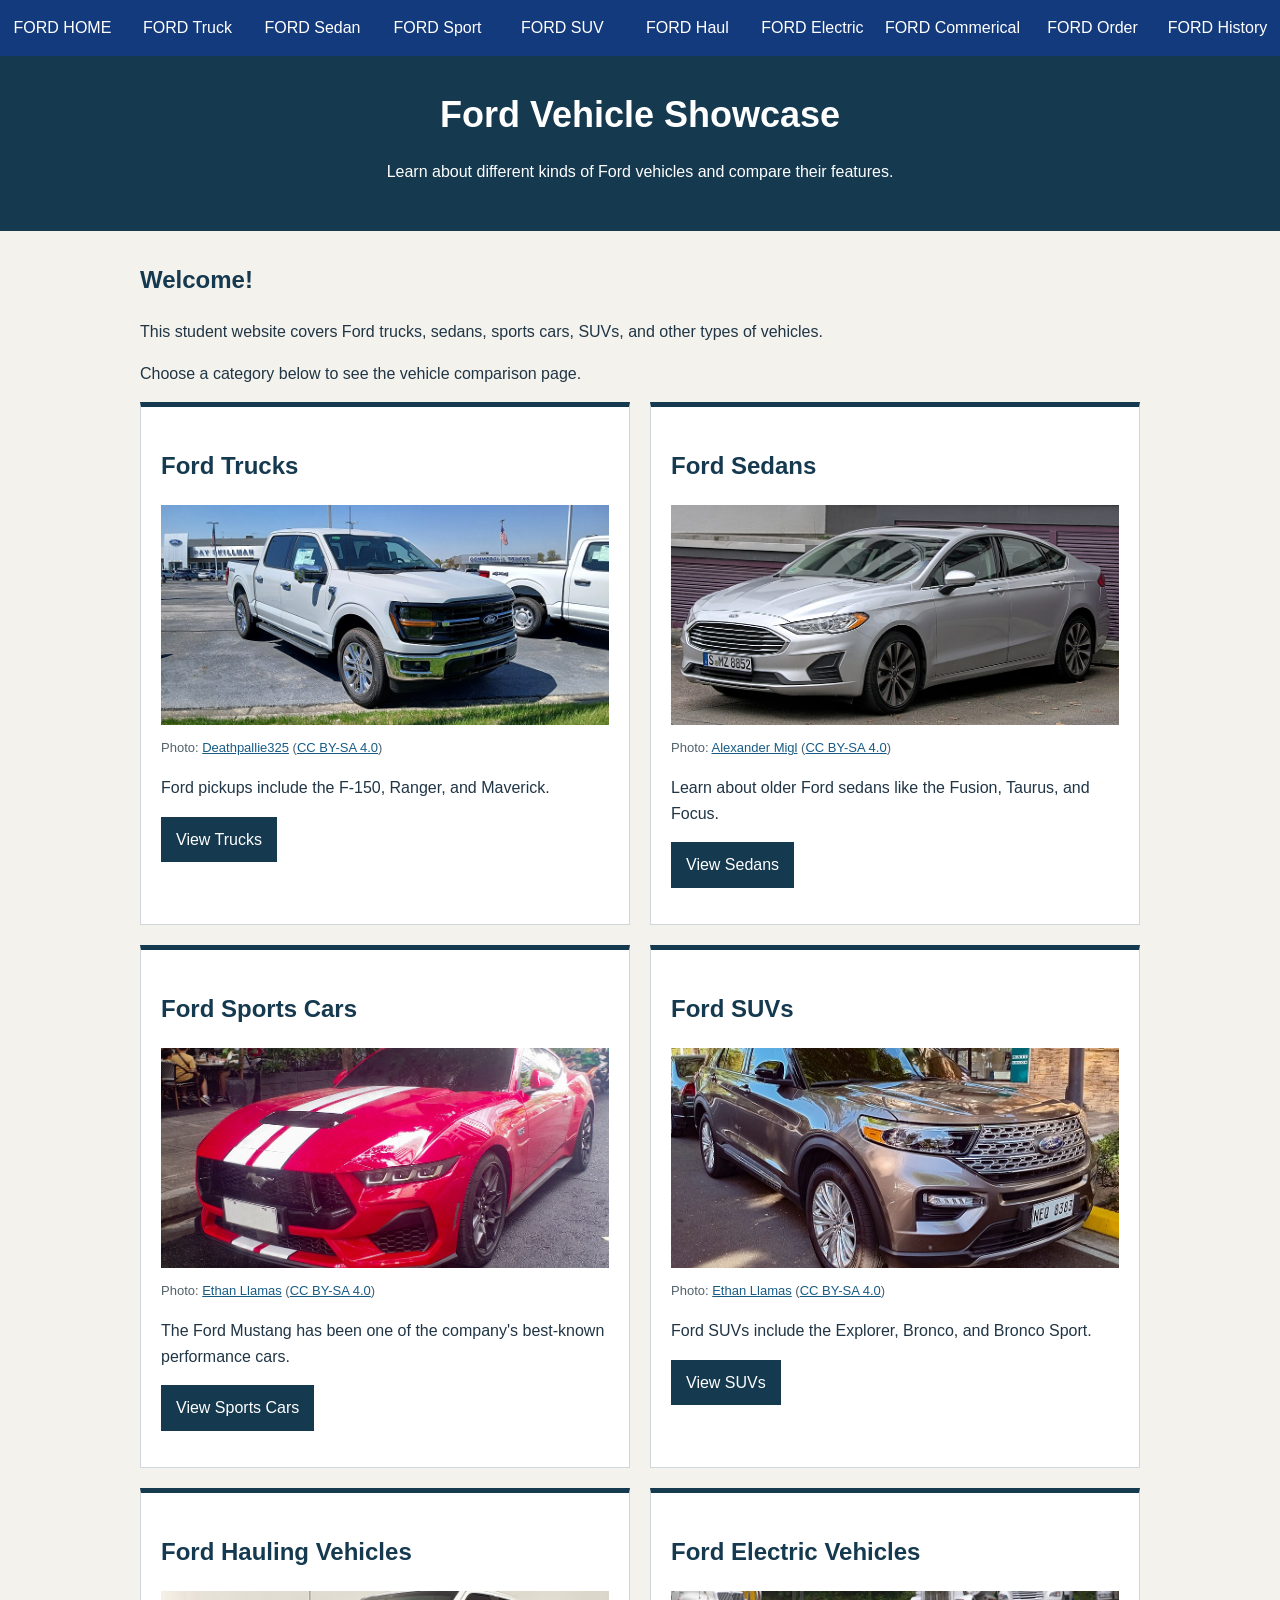
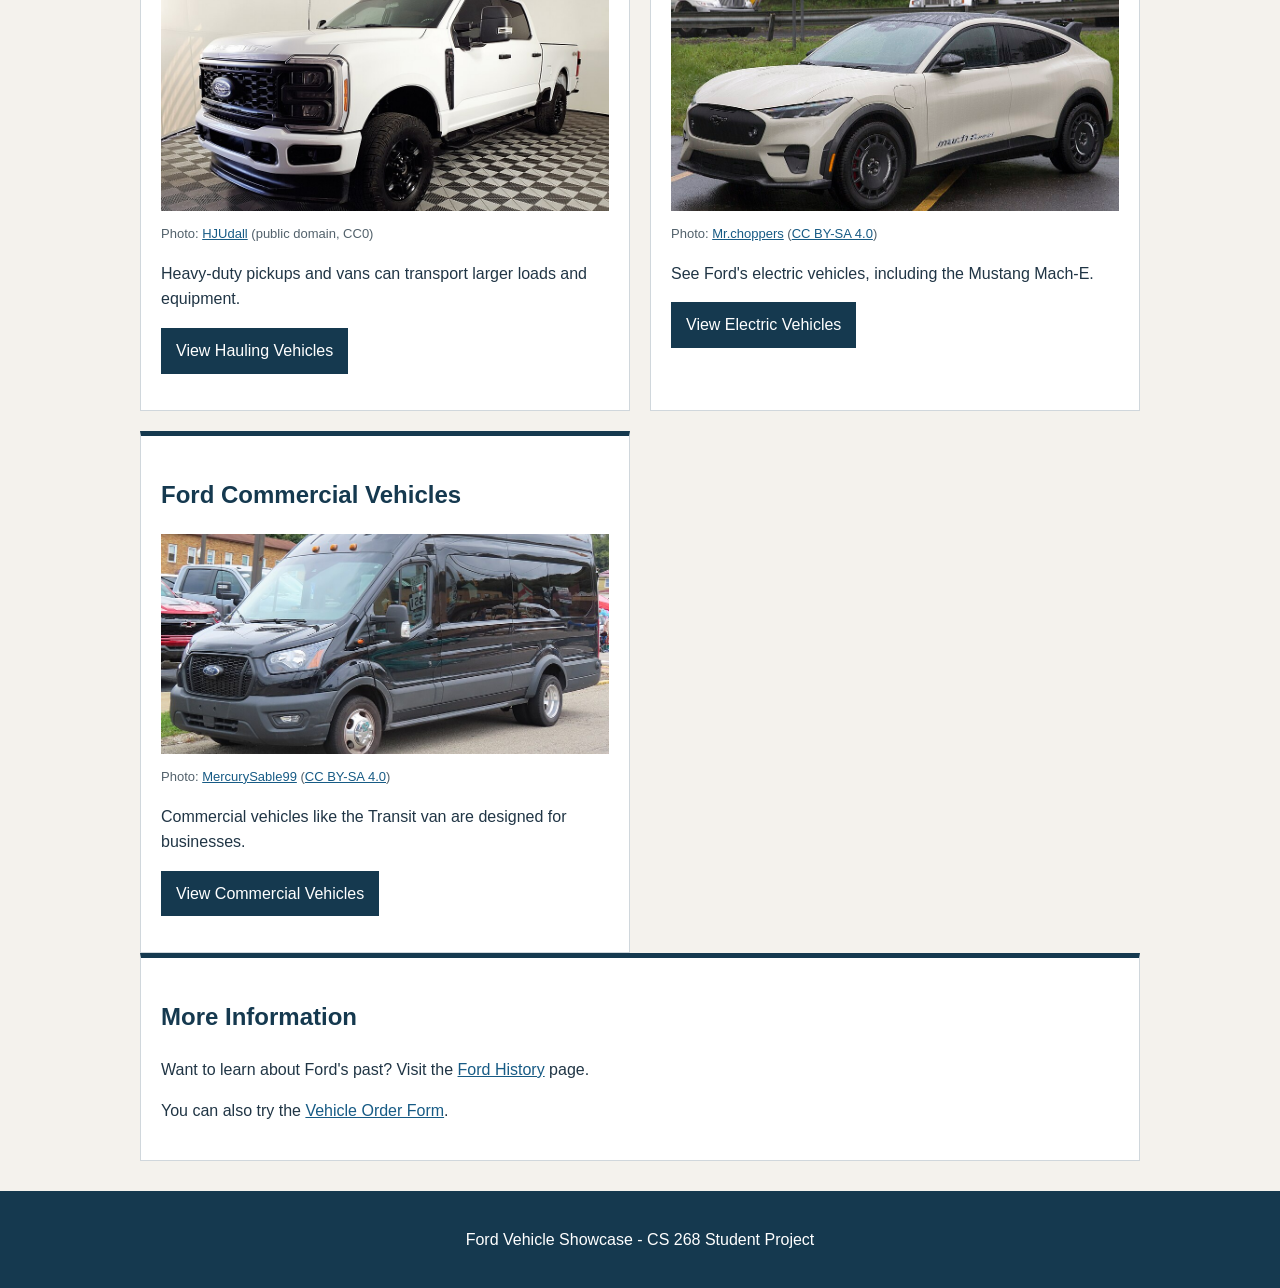
<file: homePage.html>
<html>

<head>
    <!-- basic information for browser -->
    <meta charset="UTF-8">
    <meta name="viewport" content="width=device-width, initial-scale=1.0">

    <!-- page title (big text)-->
    <title>Ford Vehicle Showcase</title>

    <!-- references to css styling files used by the home page -->
    <link rel="stylesheet" href="/css/generalCSS.css">
    <link rel="stylesheet" href="/css/vehiclePages.css">
    <link rel="stylesheet" href="/css/otherPages.css">
</head>

<body>

    <!-- NAVBAR -->
    <div class="flex-container">
        <div><a href="homePage.html">FORD HOME</a></div>
        <div><a href="trucks.html">FORD Truck</a></div>
        <div><a href="sedan.html">FORD Sedan</a></div>
        <div><a href="sportCars.html">FORD Sport</a></div>
        <div><a href="SUV.html">FORD SUV</a></div>
        <div><a href="haulingVehicles.html">FORD Haul</a></div>
        <div><a href="electricVehicles.html">FORD Electric</a></div>
        <div><a href="commericalVehicles.html">FORD Commerical</a></div>
        <div><a href="orderingForm.html">FORD Order</a></div>
        <div><a href="fordHistory.html">FORD History</a></div>
    </div>

    <!-- page header -->
    <header>
        <h1>Ford Vehicle Showcase</h1>
        <p>Learn about different kinds of Ford vehicles and compare their features.</p>
    </header>

    <!-- main content -->
    <main>

        <!-- short introduction -->
        <h2>Welcome!</h2>
        <p>This student website covers Ford trucks, sedans, sports cars, SUVs, and other types of vehicles.</p>
        <p>Choose a category below to see the vehicle comparison page.</p>

        <!-- vehicle category links -->
        <div class="vehicle-grid">

            <!-- Trucks -->
            <div class="car">
                <h2>Ford Trucks</h2>

                <!-- image -->
                <img src="photos/f150.jpg" alt="White Ford F-150 pickup truck">

                <!-- link to image reference -->
                <p class="small">Photo: <a href="https://commons.wikimedia.org/wiki/File:2024_Ford_F-150_XLT_front_view.jpg">Deathpallie325</a> (<a href="https://creativecommons.org/licenses/by-sa/4.0">CC BY-SA 4.0</a>)</p>

                <!-- description under image (lists vehciles we have briefly)-->
                <p>Ford pickups include the F-150, Ranger, and Maverick.</p>

                <!-- button that takes the user to the corresponding vehicle page-->
                <p><a class="button" href="trucks.html">View Trucks</a></p>
            </div>

            <!-- Sedans -->
            <div class="car">
                <h2>Ford Sedans</h2>

                <!-- image -->
                <img src="photos/fusion.jpg" alt="Silver Ford Fusion sedan">

                <!-- link to image reference -->
                <p class="small">Photo: <a href="https://commons.wikimedia.org/wiki/File:2019_Ford_Fusion_%282nd_generation%29_IMG_6001.jpg">Alexander Migl</a> (<a href="https://creativecommons.org/licenses/by-sa/4.0">CC BY-SA 4.0</a>)</p>

                <!-- description under image (lists vehciles we have briefly)-->
                <p>Learn about older Ford sedans like the Fusion, Taurus, and Focus.</p>

                <!-- button that takes the user to the corresponding vehicle page-->
                <p><a class="button" href="sedan.html">View Sedans</a></p>
            </div>

            <!-- Sports cars -->
            <div class="car">
                <h2>Ford Sports Cars</h2>

                <!-- image -->
                <img src="photos/mustang.jpg" alt="Red Ford Mustang GT sports car">

                <!-- link to image reference -->
                <p class="small">Photo: <a href="https://commons.wikimedia.org/wiki/File:2024_Ford_Mustang_5.0_GT_in_Race_Red%2C_front_left.jpg">Ethan Llamas</a> (<a href="https://creativecommons.org/licenses/by-sa/4.0">CC BY-SA 4.0</a>)</p>

                <!-- description under image (lists vehciles we have briefly)-->
                <p>The Ford Mustang has been one of the company's best-known performance cars.</p>

                <!-- button that takes the user to the corresponding vehicle page-->
                <p><a class="button" href="sportCars.html">View Sports Cars</a></p>
            </div>

            <!-- SUVs -->
            <div class="car">
                <h2>Ford SUVs</h2>

                <!-- image -->
                <img src="photos/explorer.jpg" alt="Ford Explorer SUV">

                <!-- link to image reference -->
                <p class="small">Photo: <a href="https://commons.wikimedia.org/wiki/File:Ford_Explorer_2.3_Limited_4WD_2022_%281%29.jpg">Ethan Llamas</a> (<a href="https://creativecommons.org/licenses/by-sa/4.0">CC BY-SA 4.0</a>)</p>

                <!-- description under image (lists vehciles we have briefly)-->
                <p>Ford SUVs include the Explorer, Bronco, and Bronco Sport.</p>

                <!-- button that takes the user to the corresponding vehicle page-->
                <p><a class="button" href="SUV.html">View SUVs</a></p>
            </div>

            <!-- Hauling vehicles -->
            <div class="car">
                <h2>Ford Hauling Vehicles</h2>

                <!-- image -->
                <img src="photos/superduty.jpg" alt="White Ford F-250 Super Duty pickup">

                <!-- link to image reference -->
                <p class="small">Photo: <a href="https://commons.wikimedia.org/wiki/File:23_Ford_F-250_Super_Duty_XL_STX.jpg">HJUdall</a> (public domain, CC0)</p>

                <!-- description under image (lists vehciles we have briefly)-->
                <p>Heavy-duty pickups and vans can transport larger loads and equipment.</p>

                <!-- button that takes the user to the corresponding vehicle page-->
                <p><a class="button" href="haulingVehicles.html">View Hauling Vehicles</a></p>
            </div>

            <!-- Electric vehicles -->
            <div class="car">
                <h2>Ford Electric Vehicles</h2>

                <!-- image -->
                <img src="photos/mache.jpg" alt="Ford Mustang Mach-E electric SUV">

                <!-- link to image reference -->
                <p class="small">Photo: <a href="https://commons.wikimedia.org/wiki/File:2025_Ford_Mustang_Mach-E_Rally_in_Desert_Sand%2C_front_left.jpg">Mr.choppers</a> (<a href="https://creativecommons.org/licenses/by-sa/4.0">CC BY-SA 4.0</a>)</p>

                <!-- description under image (lists vehciles we have briefly)-->
                <p>See Ford's electric vehicles, including the Mustang Mach-E.</p>

                <!-- button that takes the user to the corresponding vehicle page-->
                <p><a class="button" href="electricVehicles.html">View Electric Vehicles</a></p>
            </div>

            <!-- Commercial vehicles -->
            <div class="car">
                <h2>Ford Commercial Vehicles</h2>

                <!-- image -->
                <img src="photos/transit.jpg" alt="Ford Transit passenger van">

                <!-- link to image reference -->
                <p class="small">Photo: <a href="https://commons.wikimedia.org/wiki/File:2023_Ford_Transit_T-350HD_XL_high_roof_extended_length_passenger_van%2C_front_left%2C_09-28-2024.jpg">MercurySable99</a> (<a href="https://creativecommons.org/licenses/by-sa/4.0">CC BY-SA 4.0</a>)</p>

                <!-- description under image (lists vehciles we have briefly)-->
                <p>Commercial vehicles like the Transit van are designed for businesses.</p>

                <!-- button that takes the user to the corresponding vehicle page-->
                <p><a class="button" href="commericalVehicles.html">View Commercial Vehicles</a></p>
            </div>

        </div>

        <!-- extra website information -->
        <div class="car">
            <h2>More Information</h2>

            <!-- ford history page link-->
            <p>Want to learn about Ford's past? Visit the <a href="fordHistory.html">Ford History</a> page.</p>

            <!-- ordering form page link-->
            <p>You can also try the <a href="orderingForm.html">Vehicle Order Form</a>. </p>
        </div>

    </main>

    <!-- footer -->
    <footer>
        <p>Ford Vehicle Showcase - CS 268 Student Project</p>
    </footer>

</body>
</html>
</file>
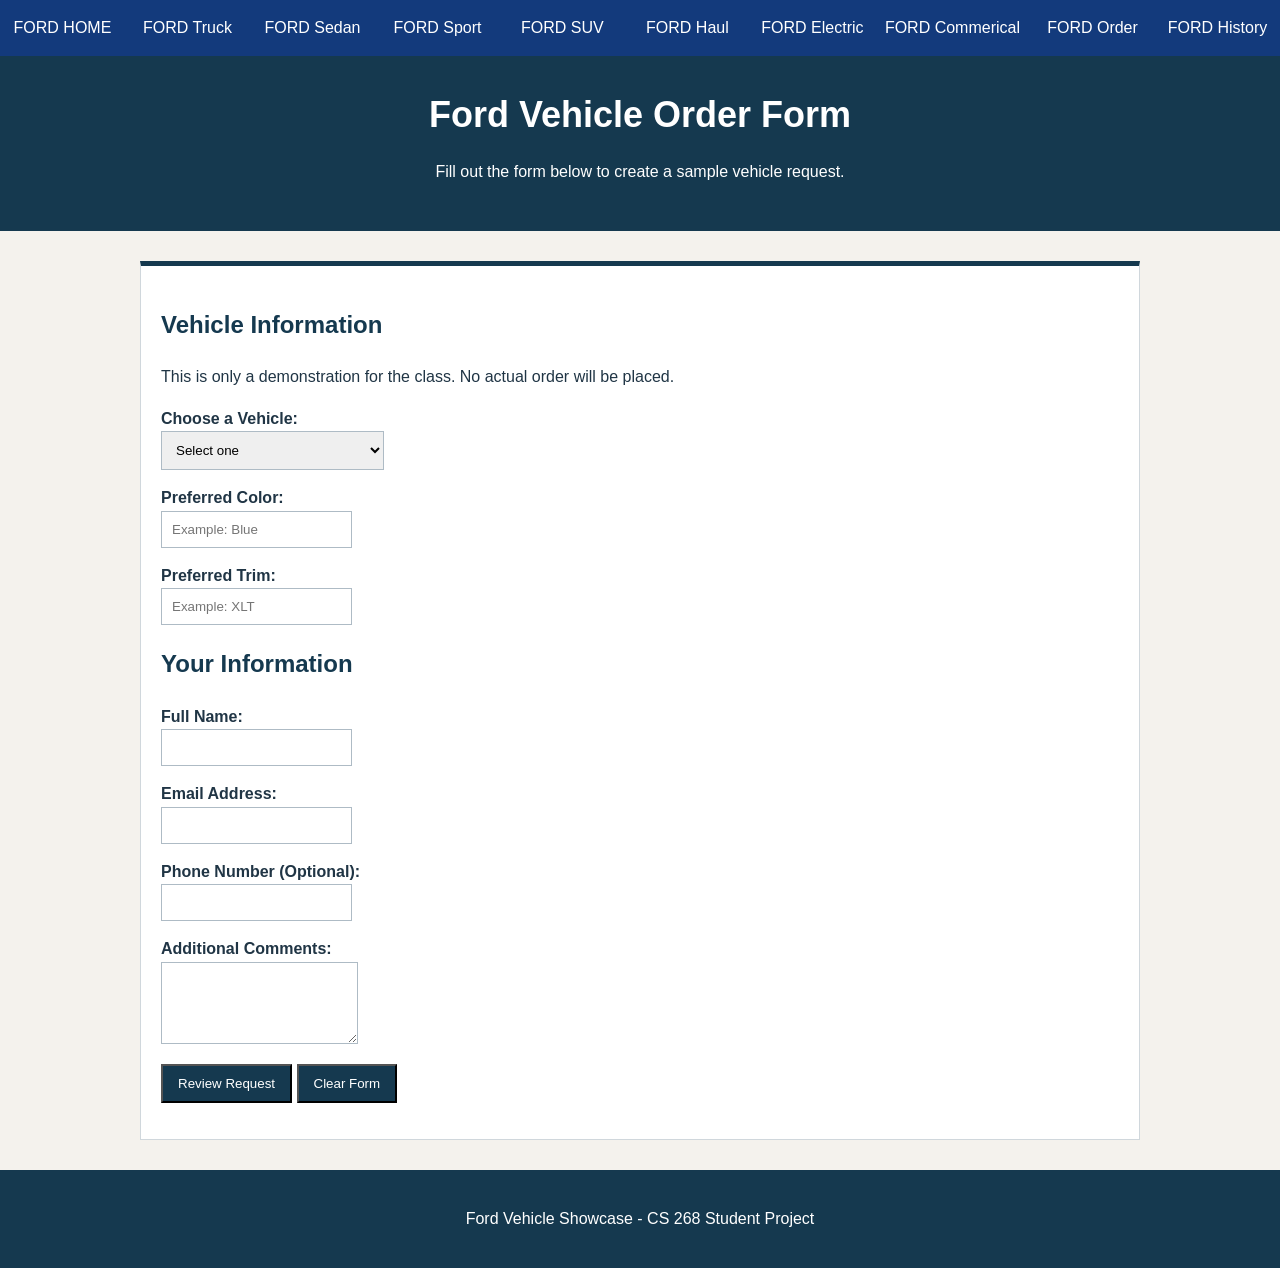
<file: orderingForm.html>
<!DOCTYPE html>
<html lang="en">

<head>
    <!-- basic page information -->
    <meta charset="UTF-8">
    <meta name="viewport" content="width=device-width, initial-scale=1.0">

    <title>Ford Order Form</title>

    <!-- CSS and JavaScript files -->
    <link rel="stylesheet" href="generalCSS.css">
    <link rel="stylesheet" href="vehiclePages.css">
    <link rel="stylesheet" href="otherPages.css">
    <script src="/js/script.js" defer></script>
</head>

<body>

    <!-- NAVBAR -->
    <div class="flex-container">
        <div><a href="homePage.html">FORD HOME</a></div>
        <div><a href="trucks.html">FORD Truck</a></div>
        <div><a href="sedan.html">FORD Sedan</a></div>
        <div><a href="sportCars.html">FORD Sport</a></div>
        <div><a href="SUV.html">FORD SUV</a></div>
        <div><a href="haulingVehicles.html">FORD Haul</a></div>
        <div><a href="electricVehicles.html">FORD Electric</a></div>
        <div><a href="commericalVehicles.html">FORD Commerical</a></div>
        <div><a href="orderingForm.html">FORD Order</a></div>
        <div><a href="fordHistory.html">FORD History</a></div>
    </div>

    <!-- page header -->
    <header>
        <h1>Ford Vehicle Order Form</h1>
        <p>Fill out the form below to create a sample vehicle request.</p>
    </header>

    <!-- form contents -->
    <main>

        <div class="car">
            <h2>Vehicle Information</h2>
            <p>This is only a demonstration for the class. No actual order will be placed.</p>

            <form id="orderForm">

                <!-- vehicle selection -->
                <label for="vehicle">Choose a Vehicle:</label>
                <select id="vehicle" name="vehicle" required>
                    <option value="">Select one</option>

                    <optgroup label="Trucks">
                        <option value="Ford F-150">Ford F-150</option>
                        <option value="Ford Ranger">Ford Ranger</option>
                        <option value="Ford Maverick">Ford Maverick</option>
                    </optgroup>

                    <optgroup label="Sedans">
                        <option value="Ford Fusion">Ford Fusion</option>
                        <option value="Ford Taurus">Ford Taurus</option>
                        <option value="Ford Focus">Ford Focus</option>
                    </optgroup>

                    <optgroup label="Sports Cars">
                        <option value="Ford Mustang EcoBoost">Ford Mustang EcoBoost</option>
                        <option value="Ford Mustang GT">Ford Mustang GT</option>
                        <option value="Ford Mustang Dark Horse">Ford Mustang Dark Horse</option>
                    </optgroup>

                    <optgroup label="SUVs">
                        <option value="Ford Bronco Sport">Ford Bronco Sport</option>
                        <option value="Ford Explorer">Ford Explorer</option>
                        <option value="Ford Bronco">Ford Bronco</option>
                    </optgroup>

                    <optgroup label="Hauling Vehicles">
                        <option value="Ford F-250 Super Duty">Ford F-250 Super Duty</option>
                        <option value="Ford F-350 Super Duty">Ford F-350 Super Duty</option>
                        <option value="Ford F-450 Super Duty">Ford F-450 Super Duty</option>
                    </optgroup>

                    <optgroup label="Electric Vehicles">
                        <option value="Ford Mustang Mach-E">Ford Mustang Mach-E</option>
                        <option value="Ford F-150 Lightning">Ford F-150 Lightning</option>
                        <option value="Ford E-Transit">Ford E-Transit</option>
                    </optgroup>

                    <optgroup label="Commercial Vehicles">
                        <option value="Ford Transit Cargo Van">Ford Transit Cargo Van</option>
                        <option value="Ford Transit Passenger Van">Ford Transit Passenger Van</option>
                        <option value="Ford F-650">Ford F-650</option>
                    </optgroup>
                </select>

                <!-- requested options -->
                <label for="vehicleColor">Preferred Color:</label>
                <input type="text" id="vehicleColor" name="vehicleColor" placeholder="Example: Blue">

                <label for="trim">Preferred Trim:</label>
                <input type="text" id="trim" name="trim" placeholder="Example: XLT">

                <!-- contact information -->
                <h2>Your Information</h2>

                <label for="fullName">Full Name:</label>
                <input type="text" id="fullName" name="fullName" required>

                <label for="email">Email Address:</label>
                <input type="email" id="email" name="email" required>

                <label for="phone">Phone Number (Optional):</label>
                <input type="tel" id="phone" name="phone">

                <!-- additional comments -->
                <label for="comments">Additional Comments:</label>
                <textarea id="comments" name="comments" rows="4"></textarea>

                <!-- submit and reset buttons -->
                <div class="form-buttons">
                    <button class="button" type="submit">Review Request</button>
                    <button class="button" type="reset">Clear Form</button>
                </div>

            </form>

            <!-- JavaScript will show a message here -->
            <p id="orderMessage" aria-live="polite"></p>
        </div>

    </main>

    <!-- footer -->
    <footer>
        <p>Ford Vehicle Showcase - CS 268 Student Project</p>
    </footer>

</body>
</html>
</file>
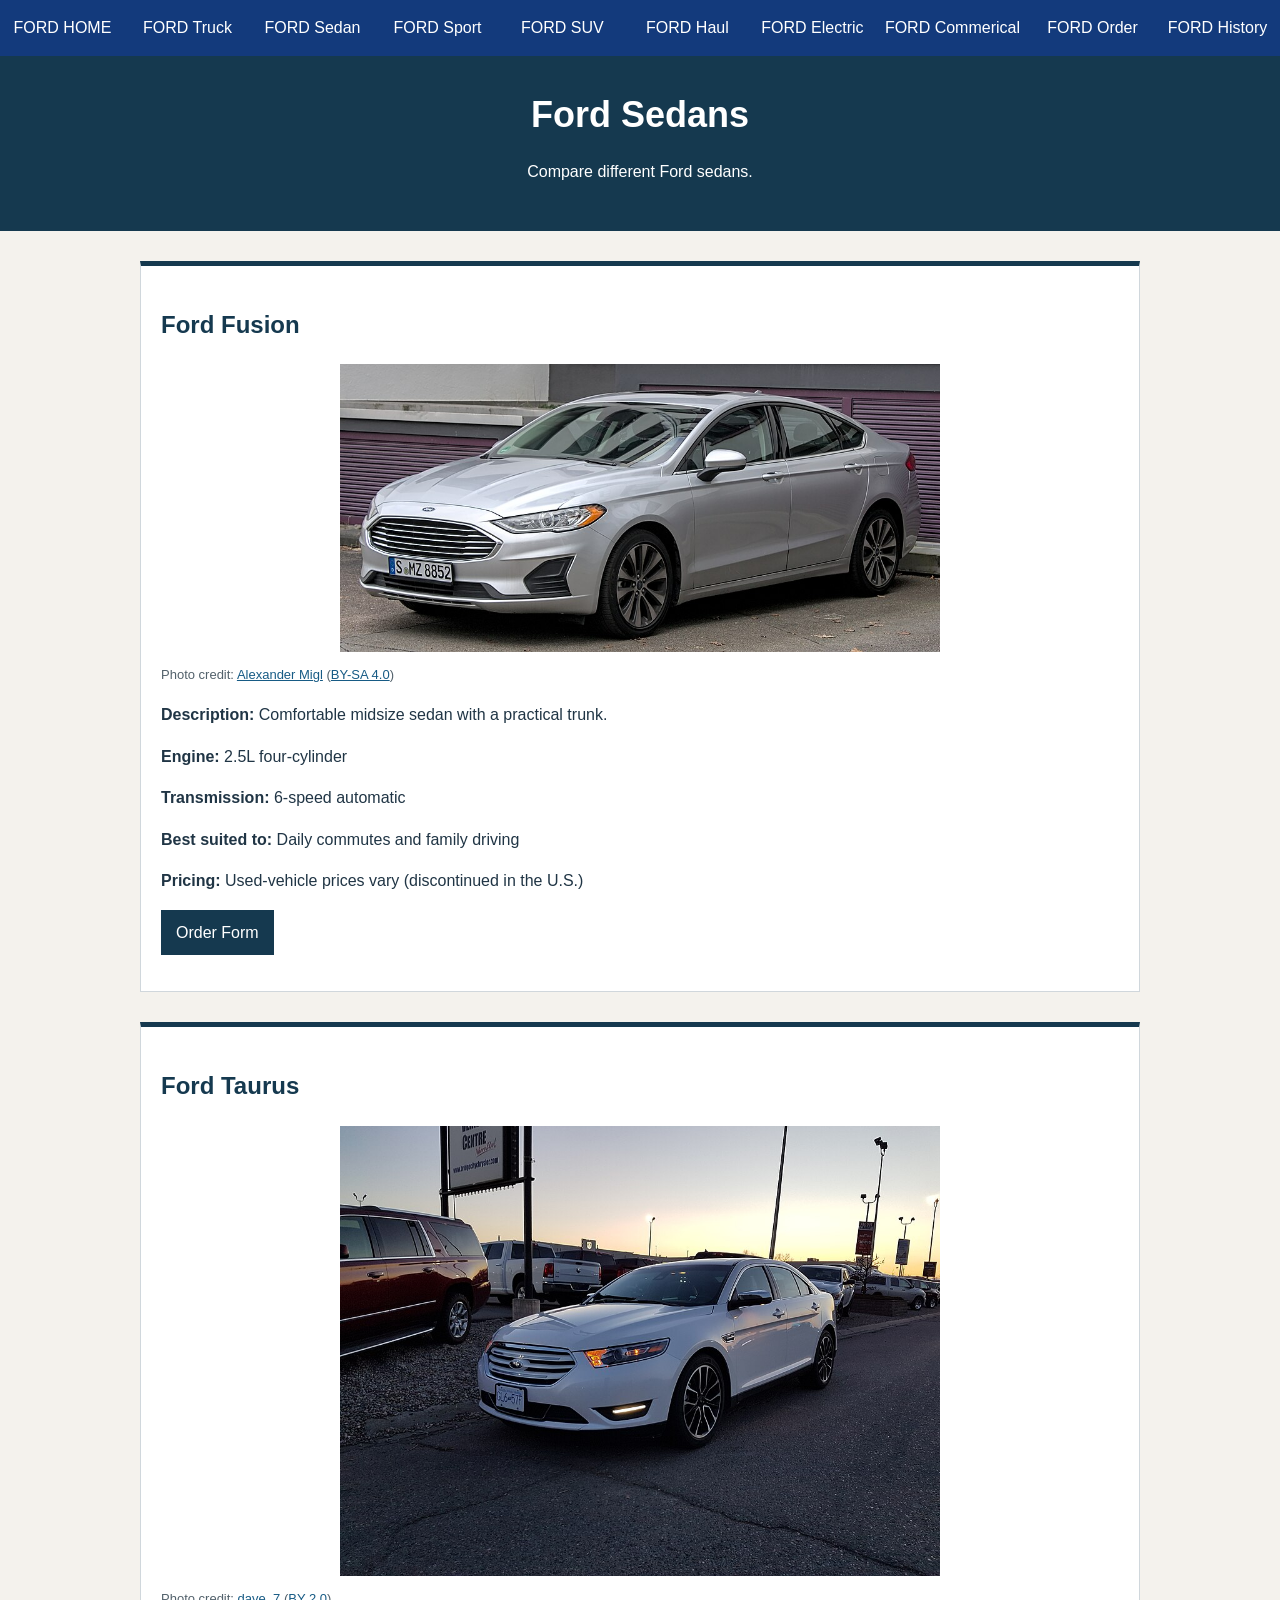
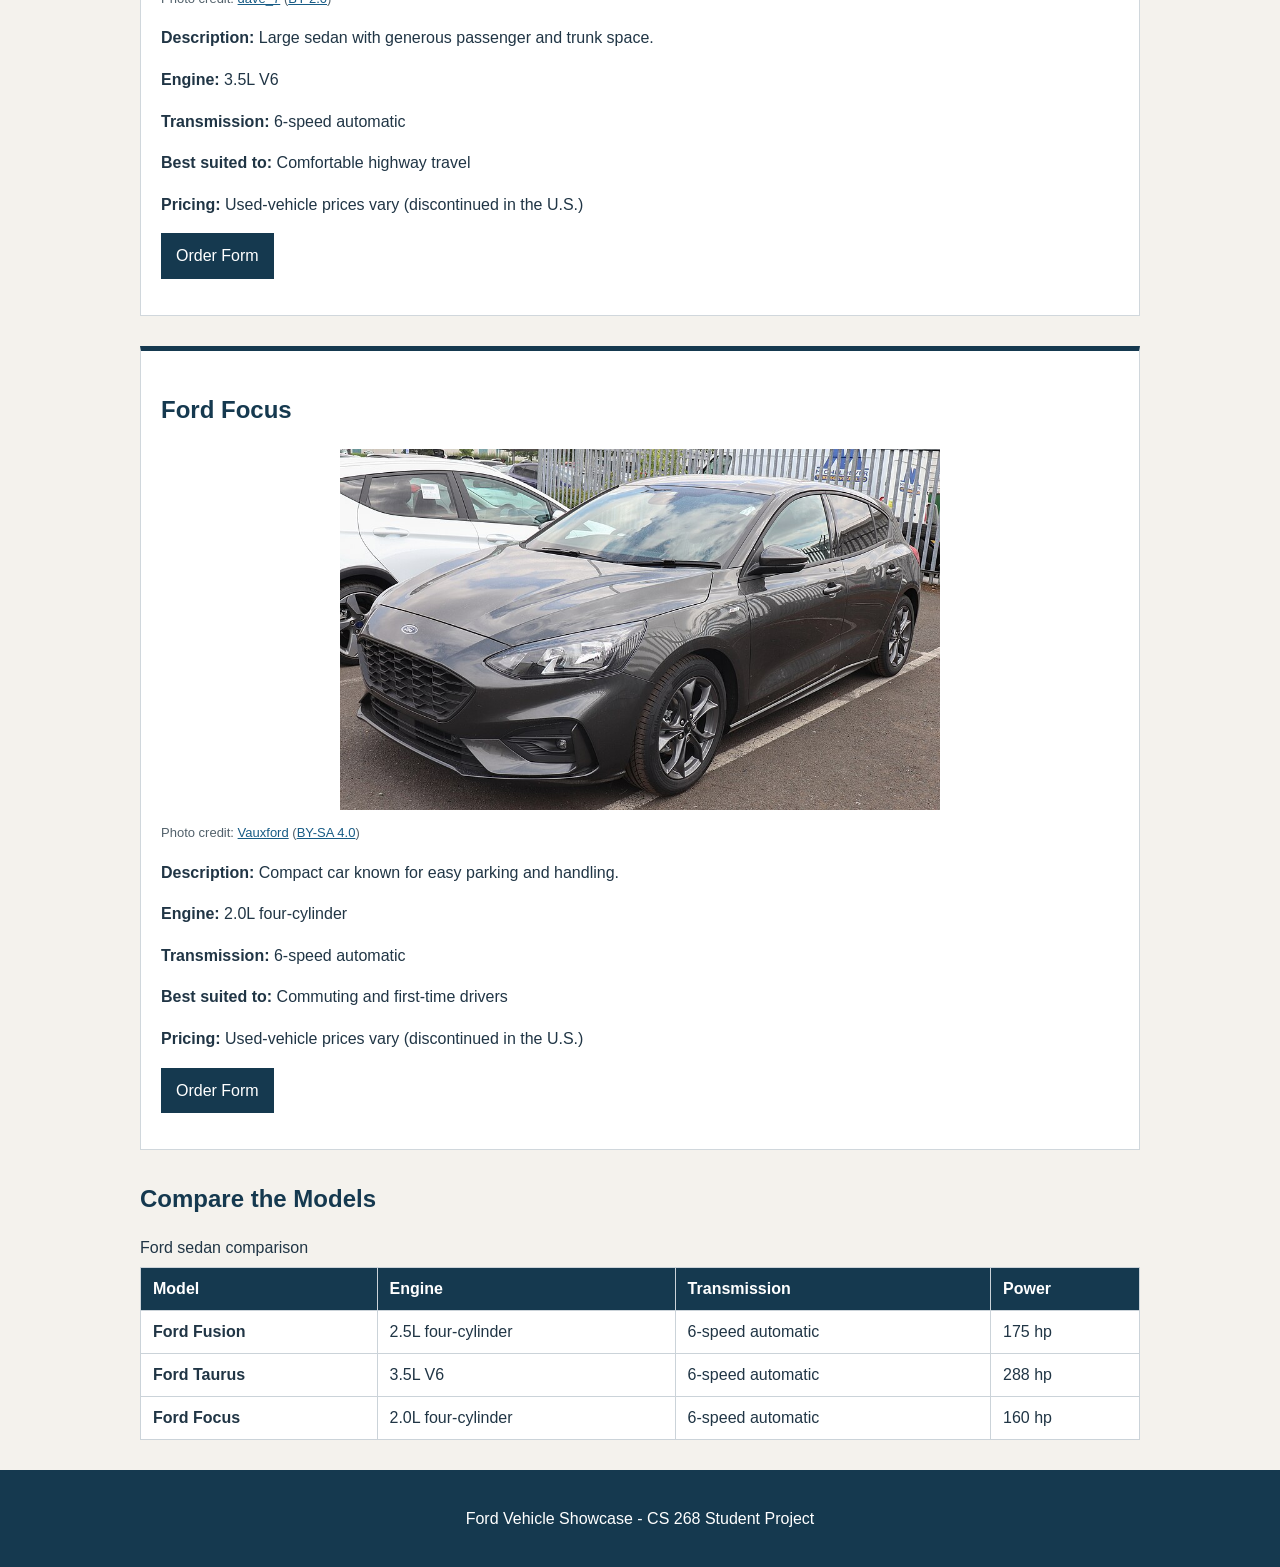
<file: sedan.html>
<html>

<!-- info about the page-->
<head>
    <!-- allows text to have certian characters and symbols-->
    <meta charset="UTF-8">

    <!-- tab title in browser-->
    <title>Ford Sedans</title>

    <!-- uses the ccs file for vehicle pages-->
    <link rel="stylesheet" href="css/vehiclePages.css">
    <link rel="stylesheet" href="css/generalCSS.css">

    <!-- add empty image slots(temporary) -->
    <style>
        .image-slot {
            background-color: #eeeeee;
            border: 1px solid #cccccc;
            padding: 60px 10px;
            text-align: center;
        }
    </style>
</head>

<!-- page contents-->
<body>

<!-- NAVBAR -->
    <div class="flex-container">
      <div><a class="navBarLink" href="homePage.html">FORD HOME</a></div>
      <div><a class="navBarLink" href="trucks.html">FORD Truck</a></div>
      <div><a href="sedan.html">FORD Sedan</a></div>
      <div><a href="sportCars.html">FORD Sport</a></div>
      <div><a href="SUV.html">FORD SUV</a></div>
      <div><a href="haulingVehicles.html">FORD Haul</a></div>
      <div><a href="electricVehicles.html">FORD Electric</a></div>
      <div><a href="commericalVehicles.html">FORD Commerical</a></div>
      <div><a href="orderingForm.html">FORD Order</a></div>
      <div><a href="fordHistory.html">FORD History</a></div>
    </div>

<!-- page header-->
<header>
    <h1>Ford Sedans</h1>
    <p>Compare different Ford sedans.</p>
</header>

<!-- main page contents-->
<main>
    <!-- Car 1 -->
    <div class="car">
        <!-- car name-->
        <h2>Ford Fusion</h2>

        <!-- vehicle photo -->
        <img src="photos/fusion.jpg" alt="Photo of Ford Fusion">

        <!-- photo credit -->
        <p class="small">Photo credit: <a href="https://commons.wikimedia.org/wiki/File:2019_Ford_Fusion_%282nd_generation%29_IMG_6001.jpg">Alexander Migl</a> (<a href="https://creativecommons.org/licenses/by-sa/4.0/">BY-SA 4.0</a>)</p>

        <!-- car specs -->
        <p><strong>Description:</strong> Comfortable midsize sedan with a practical trunk.</p>
        <p><strong>Engine:</strong> 2.5L four-cylinder</p>
        <p><strong>Transmission:</strong> 6-speed automatic</p>
        <p><strong>Best suited to:</strong> Daily commutes and family driving</p>
        <p><strong>Pricing:</strong> Used-vehicle prices vary (discontinued in the U.S.)</p>

        <!-- button to bring user to ordering form-->
        <p><a class="button" href="orderingForm.html?model=Ford%20Fusion">Order Form</a></p>
    </div>

    <!-- Car 2 -->
    <div class="car">
        <!-- car name-->
        <h2>Ford Taurus</h2>

        <!-- vehicle photo -->
        <img src="photos/taurus.jpg" alt="Photo of Ford Taurus">

        <!-- photo credit -->
        <p class="small">Photo credit: <a href="https://commons.wikimedia.org/wiki/File:2018_Ford_Taurus_-_Flickr_-_dave_7.jpg">dave_7</a> (<a href="https://creativecommons.org/licenses/by/2.0/">BY 2.0</a>)</p>

        <!-- car specs -->
        <p><strong>Description:</strong> Large sedan with generous passenger and trunk space.</p>
        <p><strong>Engine:</strong> 3.5L V6</p>
        <p><strong>Transmission:</strong> 6-speed automatic</p>
        <p><strong>Best suited to:</strong> Comfortable highway travel</p>
        <p><strong>Pricing:</strong> Used-vehicle prices vary (discontinued in the U.S.)</p>

        <!-- button to bring user to ordering form-->
        <p><a class="button" href="orderingForm.html?model=Ford%20Taurus">Order Form</a></p>
    </div>

    <!-- Car 3 -->
    <div class="car">
        <!-- car name-->
        <h2>Ford Focus</h2>

        <!-- vehicle photo -->
        <img src="photos/focus.jpg" alt="Photo of Ford Focus">

        <!-- photo credit -->
        <p class="small">Photo credit: <a href="https://commons.wikimedia.org/wiki/File:2018_Ford_Focus_ST-Line_Front.jpg">Vauxford</a> (<a href="https://creativecommons.org/licenses/by-sa/4.0/">BY-SA 4.0</a>)</p>

        <!-- car specs -->
        <p><strong>Description:</strong> Compact car known for easy parking and handling.</p>
        <p><strong>Engine:</strong> 2.0L four-cylinder</p>
        <p><strong>Transmission:</strong> 6-speed automatic</p>
        <p><strong>Best suited to:</strong> Commuting and first-time drivers</p>
        <p><strong>Pricing:</strong> Used-vehicle prices vary (discontinued in the U.S.)</p>

        <!-- button to bring user to ordering form-->
        <p><a class="button" href="orderingForm.html?model=Ford%20Focus">Order Form</a></p>
    </div>

    <!-- model comparison section-->
    <h2>Compare the Models</h2>

    <!-- table structure for car specs(needs to be filled)-->
    <div class="table-box">
        <table>
            <!-- table caption-->
            <caption>Ford sedan comparison</caption>

            <!-- header row-->
            <thead>
                <tr>
                    <th scope="col">Model</th>
                    <th scope="col">Engine</th>
                    <th scope="col">Transmission</th>
                    <th scope="col">Power</th>
                </tr>
            </thead>

            <!-- rows with values-->
            <tbody>
                <tr>
                    <th scope="row">Ford Fusion</th>
                    <td>2.5L four-cylinder</td>
                    <td>6-speed automatic</td>
                    <td>175 hp</td>
                </tr>
                <tr>
                    <th scope="row">Ford Taurus</th>
                    <td>3.5L V6</td>
                    <td>6-speed automatic</td>
                    <td>288 hp</td>
                </tr>
                <tr>
                    <th scope="row">Ford Focus</th>
                    <td>2.0L four-cylinder</td>
                    <td>6-speed automatic</td>
                    <td>160 hp</td>
                </tr>
            </tbody>
        </table>
    </div>

</main>

<!-- footer of page-->
<footer>
    <!-- project info-->
    <p>Ford Vehicle Showcase - CS 268 Student Project</p>

    <!-- maybe more here(?)-->
</footer>

</body>
</html>
</file>
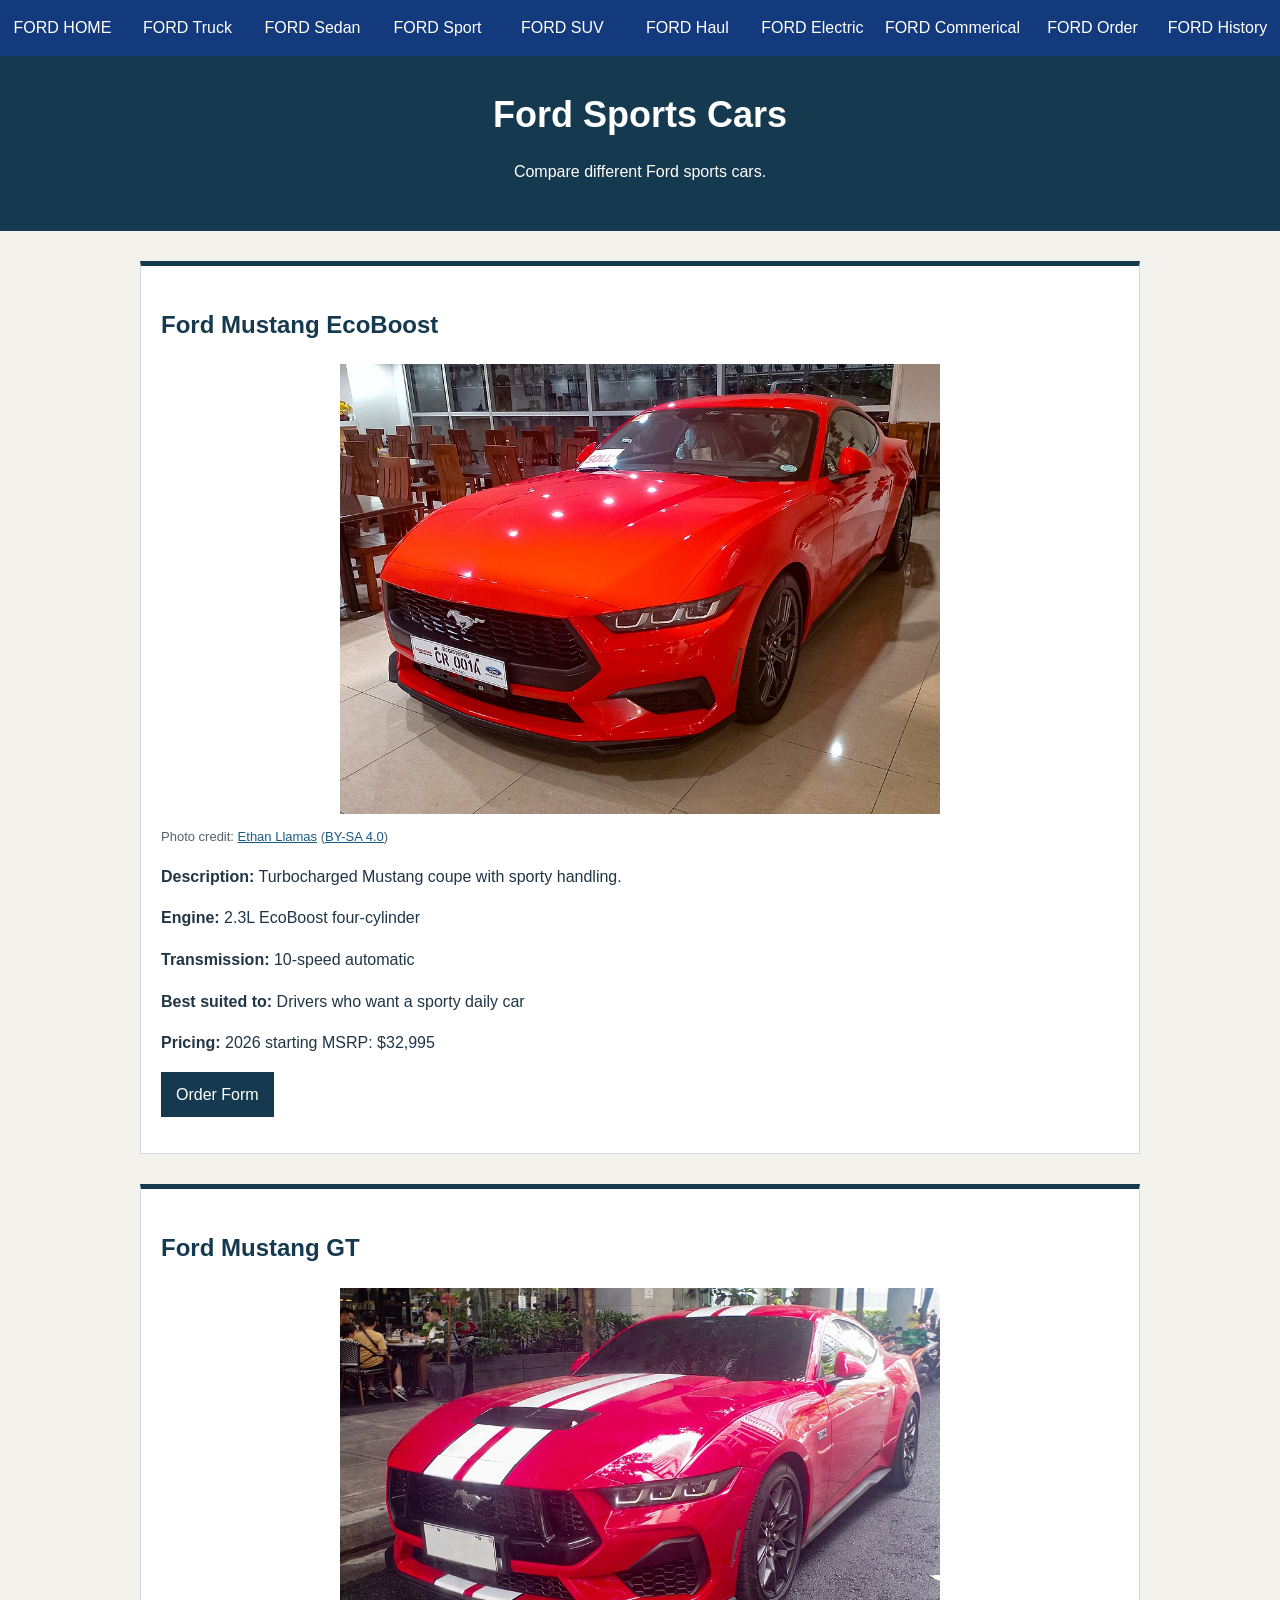
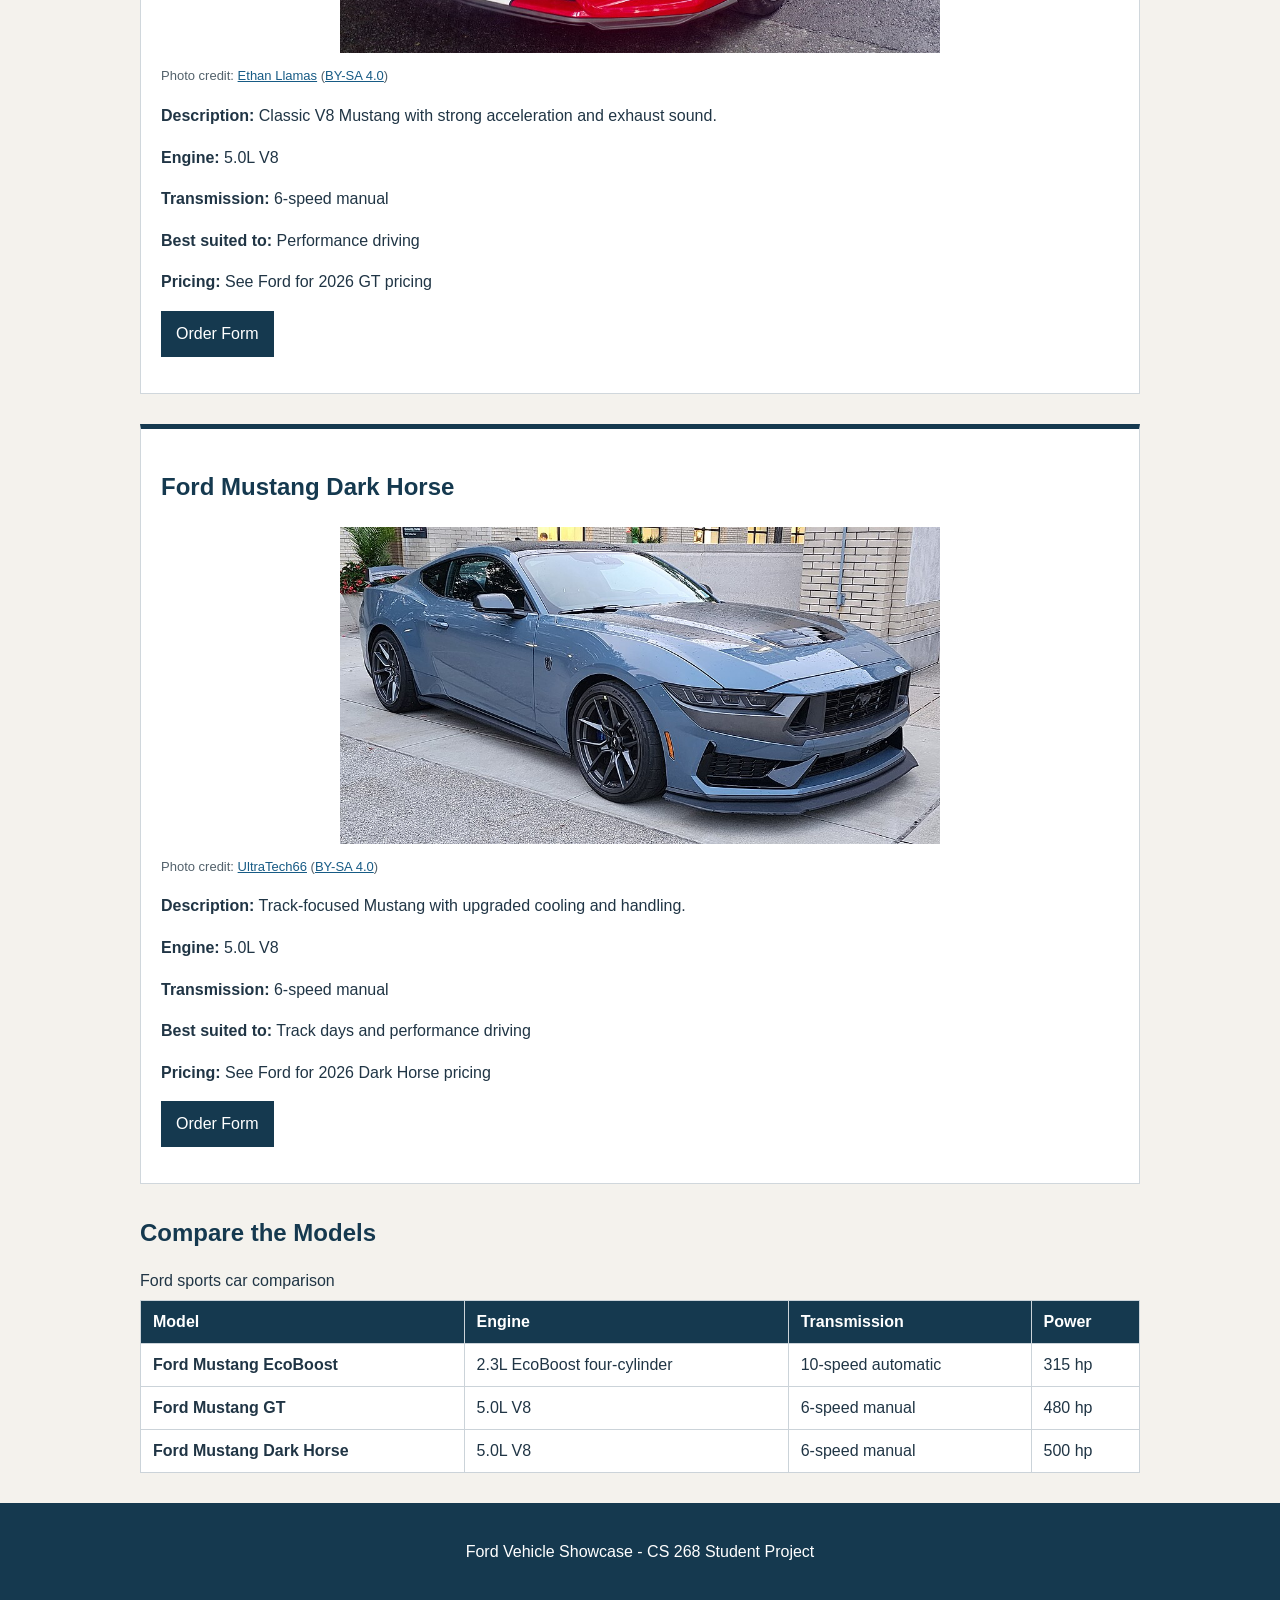
<file: sportCars.html>
<html>

<!-- info about the page-->
<head>
    <!-- allows text to have certian characters and symbols-->
    <meta charset="UTF-8">

    <!-- tab title in browser-->
    <title>Ford Sports Cars</title>

    <!-- uses the ccs file for vehicle pages-->
    <link rel="stylesheet" href="css/vehiclePages.css">
    <link rel="stylesheet" href="css/generalCSS.css">

    <!-- add empty image slots(temporary) -->
    <style>
        .image-slot {
            background-color: #eeeeee;
            border: 1px solid #cccccc;
            padding: 60px 10px;
            text-align: center;
        }
    </style>
</head>

<!-- page contents-->
<body>

<!-- NAVBAR -->
    <div class="flex-container">
      <div><a class="navBarLink" href="homePage.html">FORD HOME</a></div>
      <div><a class="navBarLink" href="trucks.html">FORD Truck</a></div>
      <div><a href="sedan.html">FORD Sedan</a></div>
      <div><a href="sportCars.html">FORD Sport</a></div>
      <div><a href="SUV.html">FORD SUV</a></div>
      <div><a href="haulingVehicles.html">FORD Haul</a></div>
      <div><a href="electricVehicles.html">FORD Electric</a></div>
      <div><a href="commericalVehicles.html">FORD Commerical</a></div>
      <div><a href="orderingForm.html">FORD Order</a></div>
      <div><a href="fordHistory.html">FORD History</a></div>
    </div>

<!-- page header-->
<header>
    <h1>Ford Sports Cars</h1>
    <p>Compare different Ford sports cars.</p>
</header>

<!-- main page contents-->
<main>
    <!-- Car 1 -->
    <div class="car">
        <!-- car name-->
        <h2>Ford Mustang EcoBoost</h2>

        <!-- vehicle photo -->
        <img src="photos/ecoboost.jpg" alt="Photo of Ford Mustang EcoBoost">

        <!-- photo credit -->
        <p class="small">Photo credit: <a href="https://commons.wikimedia.org/wiki/File:2024_Ford_Mustang_2.3_EcoBoost_in_Race_Red%2C_front_left%2C_06-26-2024.jpg">Ethan Llamas</a> (<a href="https://creativecommons.org/licenses/by-sa/4.0/">BY-SA 4.0</a>)</p>

        <!-- car specs -->
        <p><strong>Description:</strong> Turbocharged Mustang coupe with sporty handling.</p>
        <p><strong>Engine:</strong> 2.3L EcoBoost four-cylinder</p>
        <p><strong>Transmission:</strong> 10-speed automatic</p>
        <p><strong>Best suited to:</strong> Drivers who want a sporty daily car</p>
        <p><strong>Pricing:</strong> 2026 starting MSRP: $32,995</p>

        <!-- button to bring user to ordering form-->
        <p><a class="button" href="orderingForm.html?model=Ford%20Mustang%20EcoBoost">Order Form</a></p>
    </div>

    <!-- Car 2 -->
    <div class="car">
        <!-- car name-->
        <h2>Ford Mustang GT</h2>

        <!-- vehicle photo -->
        <img src="photos/mustang.jpg" alt="Photo of Ford Mustang GT">

        <!-- photo credit -->
        <p class="small">Photo credit: <a href="https://commons.wikimedia.org/wiki/File:2024_Ford_Mustang_5.0_GT_in_Race_Red%2C_front_left.jpg">Ethan Llamas</a> (<a href="https://creativecommons.org/licenses/by-sa/4.0/">BY-SA 4.0</a>)</p>

        <!-- car specs -->
        <p><strong>Description:</strong> Classic V8 Mustang with strong acceleration and exhaust sound.</p>
        <p><strong>Engine:</strong> 5.0L V8</p>
        <p><strong>Transmission:</strong> 6-speed manual</p>
        <p><strong>Best suited to:</strong> Performance driving</p>
        <p><strong>Pricing:</strong> See Ford for 2026 GT pricing</p>

        <!-- button to bring user to ordering form-->
        <p><a class="button" href="orderingForm.html?model=Ford%20Mustang%20GT">Order Form</a></p>
    </div>

    <!-- Car 3 -->
    <div class="car">
        <!-- car name-->
        <h2>Ford Mustang Dark Horse</h2>

        <!-- vehicle photo -->
        <img src="photos/darkhorse.jpg" alt="Photo of Ford Mustang Dark Horse">

        <!-- photo credit -->
        <p class="small">Photo credit: <a href="https://commons.wikimedia.org/wiki/File:2024_Ford_Mustang_Dark_Horse.jpg">UltraTech66</a> (<a href="https://creativecommons.org/licenses/by-sa/4.0/">BY-SA 4.0</a>)</p>

        <!-- car specs -->
        <p><strong>Description:</strong> Track-focused Mustang with upgraded cooling and handling.</p>
        <p><strong>Engine:</strong> 5.0L V8</p>
        <p><strong>Transmission:</strong> 6-speed manual</p>
        <p><strong>Best suited to:</strong> Track days and performance driving</p>
        <p><strong>Pricing:</strong> See Ford for 2026 Dark Horse pricing</p>

        <!-- button to bring user to ordering form-->
        <p><a class="button" href="orderingForm.html?model=Ford%20Mustang%20Dark%20Horse">Order Form</a></p>
    </div>

    <!-- model comparison section-->
    <h2>Compare the Models</h2>

    <!-- table structure for car specs(needs to be filled)-->
    <div class="table-box">
        <table>
            <!-- table caption-->
            <caption>Ford sports car comparison</caption>

            <!-- header row-->
            <thead>
                <tr>
                    <th scope="col">Model</th>
                    <th scope="col">Engine</th>
                    <th scope="col">Transmission</th>
                    <th scope="col">Power</th>
                </tr>
            </thead>

            <!-- rows with values-->
            <tbody>
                <tr>
                    <th scope="row">Ford Mustang EcoBoost</th>
                    <td>2.3L EcoBoost four-cylinder</td>
                    <td>10-speed automatic</td>
                    <td>315 hp</td>
                </tr>
                <tr>
                    <th scope="row">Ford Mustang GT</th>
                    <td>5.0L V8</td>
                    <td>6-speed manual</td>
                    <td>480 hp</td>
                </tr>
                <tr>
                    <th scope="row">Ford Mustang Dark Horse</th>
                    <td>5.0L V8</td>
                    <td>6-speed manual</td>
                    <td>500 hp</td>
                </tr>
            </tbody>
        </table>
    </div>

</main>

<!-- footer of page-->
<footer>
    <!-- project info-->
    <p>Ford Vehicle Showcase - CS 268 Student Project</p>

    <!-- maybe more here(?)-->
</footer>

</body>
</html>
</file>
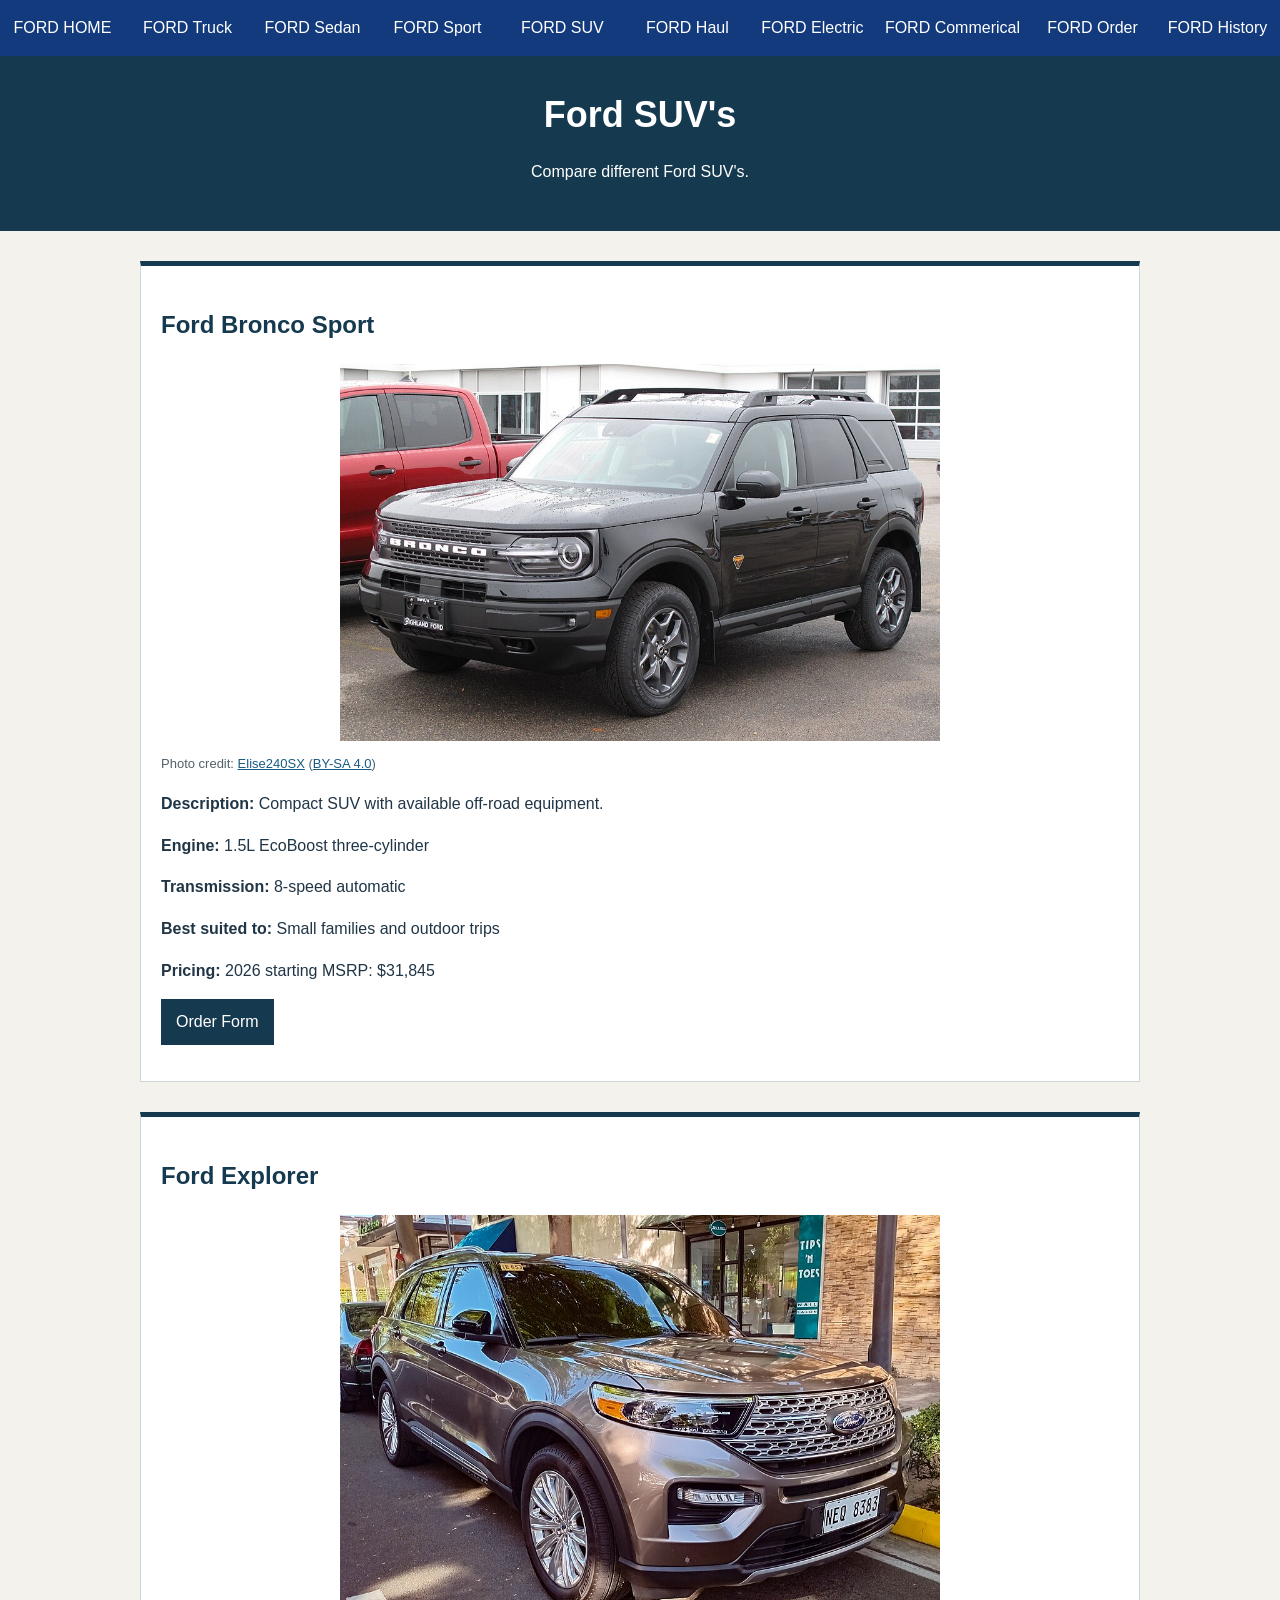
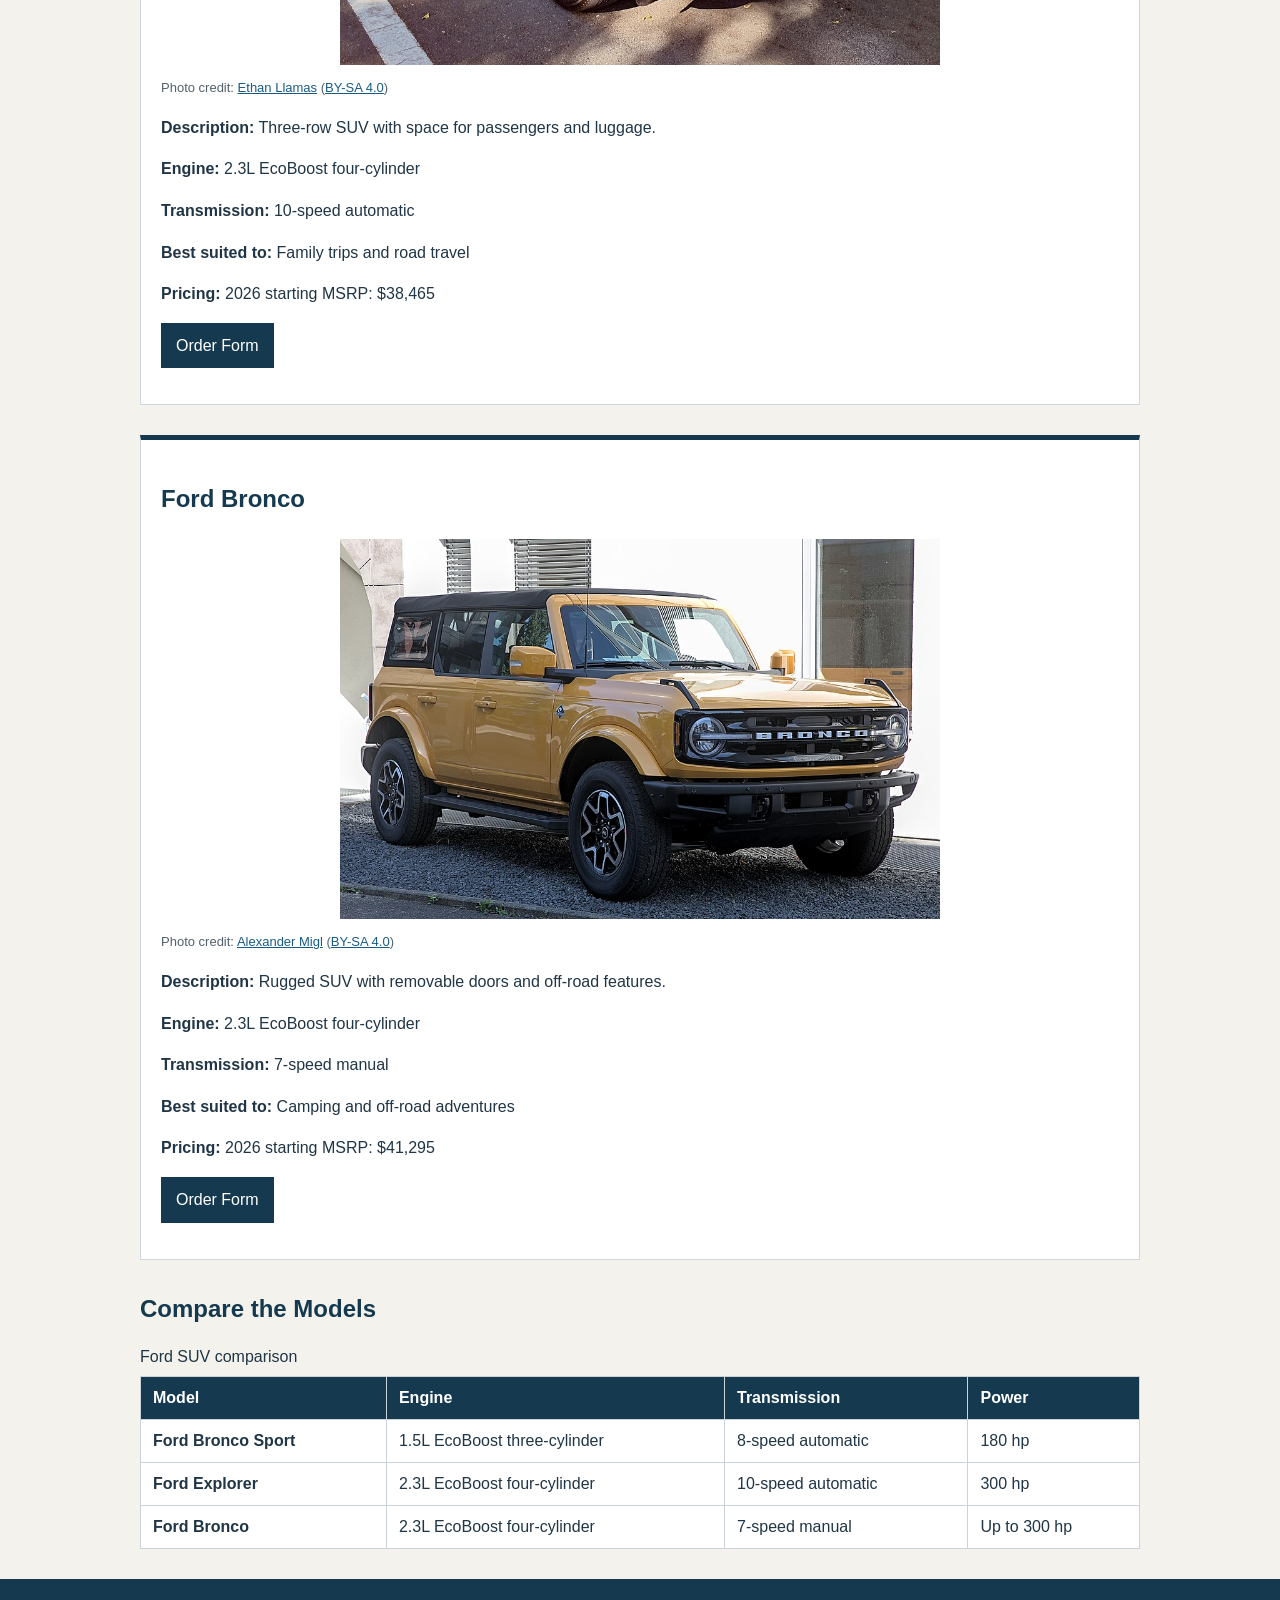
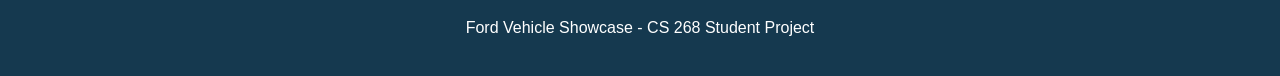
<file: SUV.html>
<html>

<!-- info about the page-->
<head>
    <!-- allows text to have certian characters and symbols-->
    <meta charset="UTF-8">

    <!-- tab title in browser-->
    <title>Ford SUV's</title>

    <!-- uses the ccs file for vehicle pages-->
    <link rel="stylesheet" href="css/vehiclePages.css">
    <link rel="stylesheet" href="css/generalCSS.css">

    <!-- add empty image slots(temporary) -->
    <style>
        .image-slot {
            background-color: #eeeeee;
            border: 1px solid #cccccc;
            padding: 60px 10px;
            text-align: center;
        }
    </style>
</head>

<!-- page contents-->
<body>

<!-- NAVBAR -->
    <div class="flex-container">
      <div><a class="navBarLink" href="homePage.html">FORD HOME</a></div>
      <div><a class="navBarLink" href="trucks.html">FORD Truck</a></div>
      <div><a href="sedan.html">FORD Sedan</a></div>
      <div><a href="sportCars.html">FORD Sport</a></div>
      <div><a href="SUV.html">FORD SUV</a></div>
      <div><a href="haulingVehicles.html">FORD Haul</a></div>
      <div><a href="electricVehicles.html">FORD Electric</a></div>
      <div><a href="commericalVehicles.html">FORD Commerical</a></div>
      <div><a href="orderingForm.html">FORD Order</a></div>
      <div><a href="fordHistory.html">FORD History</a></div>
    </div>

<!-- page header-->
<header>
    <h1>Ford SUV's</h1>
    <p>Compare different Ford SUV's.</p>
</header>

<!-- main page contents-->
<main>
    <!-- Car 1 -->
    <div class="car">
        <!-- car name-->
        <h2>Ford Bronco Sport</h2>

        <!-- vehicle photo -->
        <img src="photos/broncosport.jpg" alt="Photo of Ford Bronco Sport">

        <!-- photo credit -->
        <p class="small">Photo credit: <a href="https://commons.wikimedia.org/wiki/File:2021_Ford_Bronco_Sport_Badlands%2C_Front_Left%2C_10-10-2021.jpg">Elise240SX</a> (<a href="https://creativecommons.org/licenses/by-sa/4.0/">BY-SA 4.0</a>)</p>

        <!-- car specs -->
        <p><strong>Description:</strong> Compact SUV with available off-road equipment.</p>
        <p><strong>Engine:</strong> 1.5L EcoBoost three-cylinder</p>
        <p><strong>Transmission:</strong> 8-speed automatic</p>
        <p><strong>Best suited to:</strong> Small families and outdoor trips</p>
        <p><strong>Pricing:</strong> 2026 starting MSRP: $31,845</p>

        <!-- button to bring user to ordering form-->
        <p><a class="button" href="orderingForm.html?model=Ford%20Bronco%20Sport">Order Form</a></p>
    </div>

    <!-- Car 2 -->
    <div class="car">
        <!-- car name-->
        <h2>Ford Explorer</h2>

        <!-- vehicle photo -->
        <img src="photos/explorer.jpg" alt="Photo of Ford Explorer">

        <!-- photo credit -->
        <p class="small">Photo credit: <a href="https://commons.wikimedia.org/wiki/File:Ford_Explorer_2.3_Limited_4WD_2022_%281%29.jpg">Ethan Llamas</a> (<a href="https://creativecommons.org/licenses/by-sa/4.0/">BY-SA 4.0</a>)</p>

        <!-- car specs -->
        <p><strong>Description:</strong> Three-row SUV with space for passengers and luggage.</p>
        <p><strong>Engine:</strong> 2.3L EcoBoost four-cylinder</p>
        <p><strong>Transmission:</strong> 10-speed automatic</p>
        <p><strong>Best suited to:</strong> Family trips and road travel</p>
        <p><strong>Pricing:</strong> 2026 starting MSRP: $38,465</p>

        <!-- button to bring user to ordering form-->
        <p><a class="button" href="orderingForm.html?model=Ford%20Explorer">Order Form</a></p>
    </div>

    <!-- Car 3 -->
    <div class="car">
        <!-- car name-->
        <h2>Ford Bronco</h2>

        <!-- vehicle photo -->
        <img src="photos/bronco.jpg" alt="Photo of Ford Bronco">

        <!-- photo credit -->
        <p class="small">Photo credit: <a href="https://commons.wikimedia.org/wiki/File:Ford_Bronco_%286th_generation%29_Outer_Banks_1X7A0405.jpg">Alexander Migl</a> (<a href="https://creativecommons.org/licenses/by-sa/4.0/">BY-SA 4.0</a>)</p>

        <!-- car specs -->
        <p><strong>Description:</strong> Rugged SUV with removable doors and off-road features.</p>
        <p><strong>Engine:</strong> 2.3L EcoBoost four-cylinder</p>
        <p><strong>Transmission:</strong> 7-speed manual</p>
        <p><strong>Best suited to:</strong> Camping and off-road adventures</p>
        <p><strong>Pricing:</strong> 2026 starting MSRP: $41,295</p>

        <!-- button to bring user to ordering form-->
        <p><a class="button" href="orderingForm.html?model=Ford%20Bronco">Order Form</a></p>
    </div>

    <!-- model comparison section-->
    <h2>Compare the Models</h2>

    <!-- table structure for car specs(needs to be filled)-->
    <div class="table-box">
        <table>
            <!-- table caption-->
            <caption>Ford SUV comparison</caption>

            <!-- header row-->
            <thead>
                <tr>
                    <th scope="col">Model</th>
                    <th scope="col">Engine</th>
                    <th scope="col">Transmission</th>
                    <th scope="col">Power</th>
                </tr>
            </thead>

            <!-- rows with values-->
            <tbody>
                <tr>
                    <th scope="row">Ford Bronco Sport</th>
                    <td>1.5L EcoBoost three-cylinder</td>
                    <td>8-speed automatic</td>
                    <td>180 hp</td>
                </tr>
                <tr>
                    <th scope="row">Ford Explorer</th>
                    <td>2.3L EcoBoost four-cylinder</td>
                    <td>10-speed automatic</td>
                    <td>300 hp</td>
                </tr>
                <tr>
                    <th scope="row">Ford Bronco</th>
                    <td>2.3L EcoBoost four-cylinder</td>
                    <td>7-speed manual</td>
                    <td>Up to 300 hp</td>
                </tr>
            </tbody>
        </table>
    </div>

</main>

<!-- footer of page-->
<footer>
    <!-- project info-->
    <p>Ford Vehicle Showcase - CS 268 Student Project</p>

    <!-- maybe more here(?)-->
</footer>

</body>
</html>
</file>
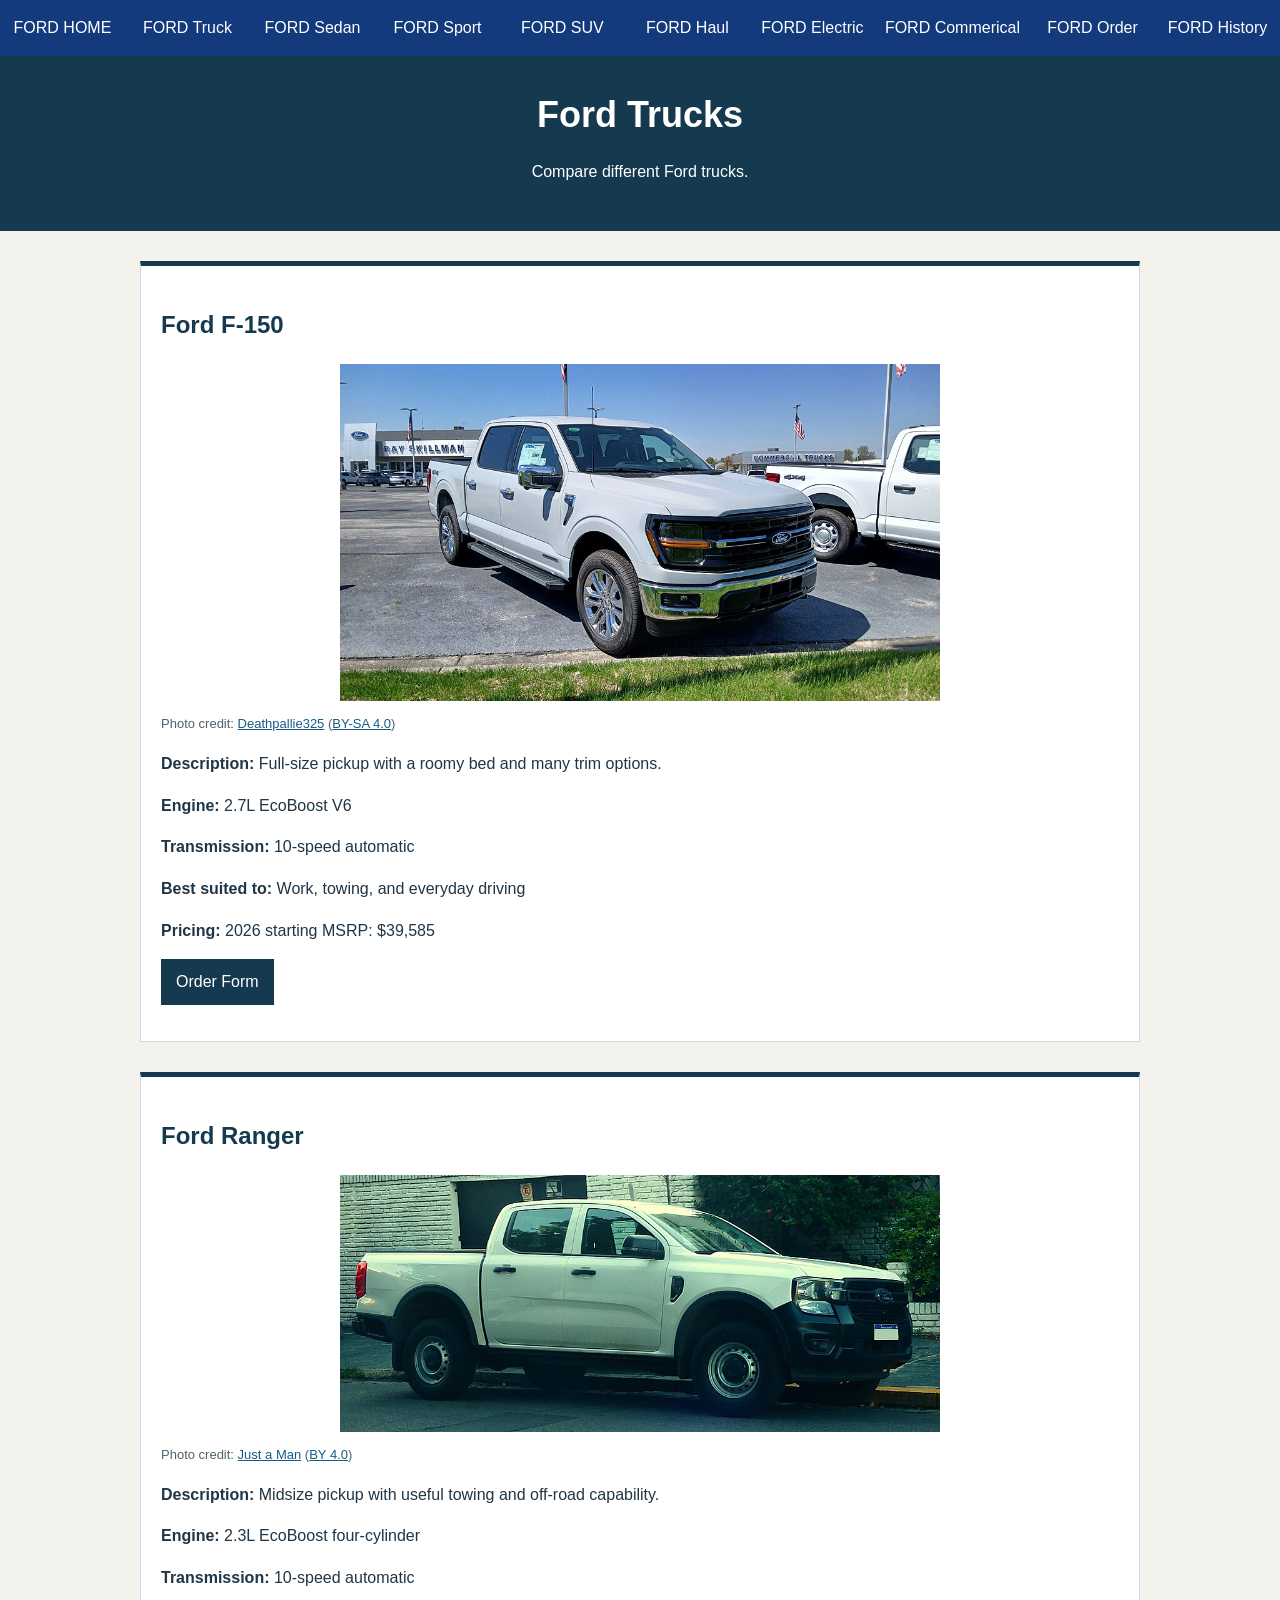
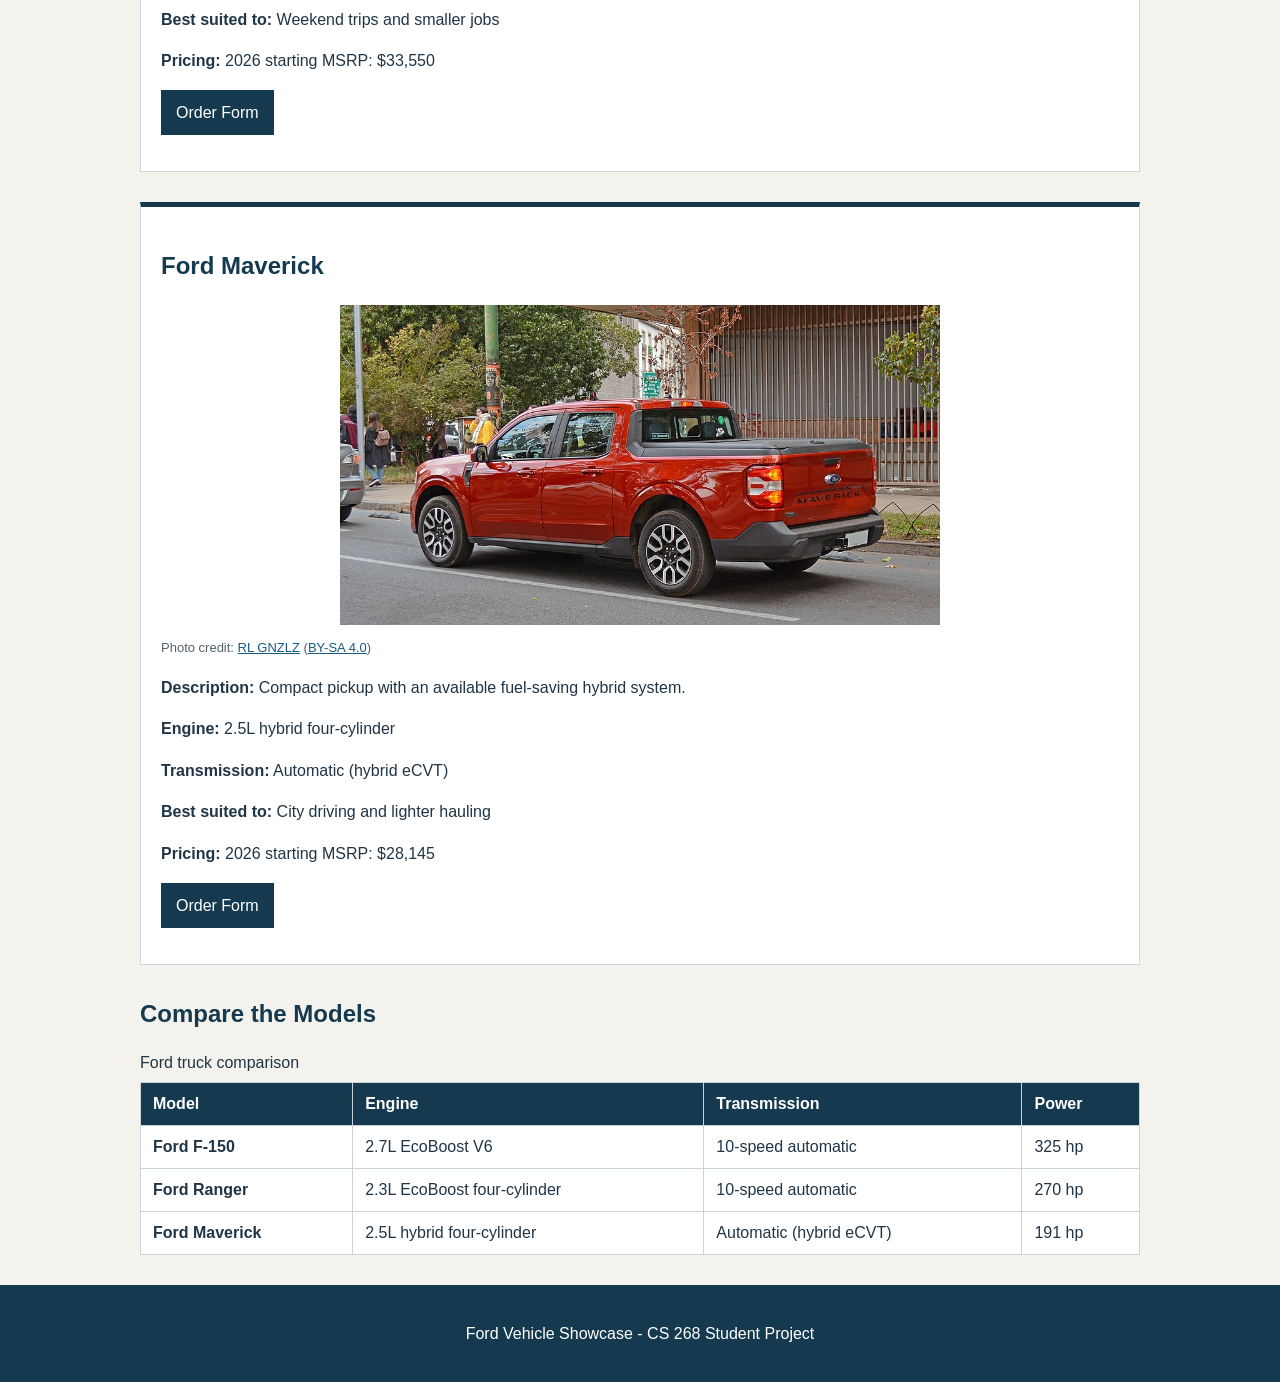
<file: trucks.html>
<html>

<!-- info about the page-->
<head>
    <!-- allows text to have certian characters and symbols-->
    <meta charset="UTF-8">

    <!-- tab title in browser-->
    <title>Ford Trucks</title>

    <!-- uses the ccs file for vehicle pages-->
    <link rel="stylesheet" href="css/vehiclePages.css">
    <link rel="stylesheet" href="css/generalCSS.css">

    <!-- add empty image slots(temporary) -->
    <style>
        .image-slot {
            background-color: #eeeeee;
            border: 1px solid #cccccc;
            padding: 60px 10px;
            text-align: center;
        }
    </style>
</head>

<!-- NAVBAR -->
    <div class="flex-container">
      <div><a class="navBarLink" href="homePage.html">FORD HOME</a></div>
      <div><a class="navBarLink" href="trucks.html">FORD Truck</a></div>
      <div><a href="sedan.html">FORD Sedan</a></div>
      <div><a href="sportCars.html">FORD Sport</a></div>
      <div><a href="SUV.html">FORD SUV</a></div>
      <div><a href="haulingVehicles.html">FORD Haul</a></div>
      <div><a href="electricVehicles.html">FORD Electric</a></div>
      <div><a href="commericalVehicles.html">FORD Commerical</a></div>
      <div><a href="orderingForm.html">FORD Order</a></div>
      <div><a href="fordHistory.html">FORD History</a></div>
    </div>

<!-- page contents-->
<body>

<!-- page header-->
<header>
    <h1>Ford Trucks</h1>
    <p>Compare different Ford trucks.</p>
</header>

<!-- main page contents-->
<main>
    <!-- Car 1 -->
    <div class="car">
        <!-- car name-->
        <h2>Ford F-150</h2>

        <!-- vehicle photo -->
        <img src="photos/f150.jpg" alt="Photo of Ford F-150">

        <!-- photo credit -->
        <p class="small">Photo credit: <a href="https://commons.wikimedia.org/wiki/File:2024_Ford_F-150_XLT_front_view.jpg">Deathpallie325</a> (<a href="https://creativecommons.org/licenses/by-sa/4.0/">BY-SA 4.0</a>)</p>

        <!-- car specs -->
        <p><strong>Description:</strong> Full-size pickup with a roomy bed and many trim options.</p>
        <p><strong>Engine:</strong> 2.7L EcoBoost V6</p>
        <p><strong>Transmission:</strong> 10-speed automatic</p>
        <p><strong>Best suited to:</strong> Work, towing, and everyday driving</p>
        <p><strong>Pricing:</strong> 2026 starting MSRP: $39,585</p>

        <!-- button to bring user to ordering form, automatically filles the model selection field with the corresponding vehicle -->
        <p><a class="button" href="orderingForm.html?model=Ford%20F-150">Order Form</a></p>
    </div>

    <!-- Car 2 -->
    <div class="car">
        <!-- car name-->
        <h2>Ford Ranger</h2>

        <!-- vehicle photo -->
        <img src="photos/ranger.jpg" alt="Photo of Ford Ranger">

        <!-- photo credit -->
        <p class="small">Photo credit: <a href="https://commons.wikimedia.org/wiki/File:2024_Ford_Ranger_2.0_XL_4x4.jpg">Just a Man</a> (<a href="https://creativecommons.org/licenses/by/4.0/">BY 4.0</a>)</p>

        <!-- car specs -->
        <p><strong>Description:</strong> Midsize pickup with useful towing and off-road capability.</p>
        <p><strong>Engine:</strong> 2.3L EcoBoost four-cylinder</p>
        <p><strong>Transmission:</strong> 10-speed automatic</p>
        <p><strong>Best suited to:</strong> Weekend trips and smaller jobs</p>
        <p><strong>Pricing:</strong> 2026 starting MSRP: $33,550</p>

        <!-- button to bring user to ordering form, automatically filles the model selection field with the corresponding vehicle -->
        <p><a class="button" href="orderingForm.html?model=Ford%20Ranger">Order Form</a></p>
    </div>

    <!-- Car 3 -->
    <div class="car">
        <!-- car name-->
        <h2>Ford Maverick</h2>

        <!-- vehicle photo -->
        <img src="photos/maverick.jpg" alt="Photo of Ford Maverick">

        <!-- photo credit -->
        <p class="small">Photo credit: <a href="https://commons.wikimedia.org/wiki/File:Ford_Maverick_Hybrid_Lariat_2023.jpg">RL GNZLZ</a> (<a href="https://creativecommons.org/licenses/by-sa/4.0/">BY-SA 4.0</a>)</p>

        <!-- car specs -->
        <p><strong>Description:</strong> Compact pickup with an available fuel-saving hybrid system.</p>
        <p><strong>Engine:</strong> 2.5L hybrid four-cylinder</p>
        <p><strong>Transmission:</strong> Automatic (hybrid eCVT)</p>
        <p><strong>Best suited to:</strong> City driving and lighter hauling</p>
        <p><strong>Pricing:</strong> 2026 starting MSRP: $28,145</p>

        <!-- button to bring user to ordering form, automatically filles the model selection field with the corresponding vehicle -->
        <p><a class="button" href="orderingForm.html?model=Ford%20Maverick">Order Form</a></p>
    </div>

    <!-- model comparison section-->
    <h2>Compare the Models</h2>

    <!-- table structure for car specs(needs to be filled)-->
    <div class="table-box">
        <table>
            <!-- table caption-->
            <caption>Ford truck comparison</caption>

            <!-- header row-->
            <thead>
                <tr>
                    <th scope="col">Model</th>
                    <th scope="col">Engine</th>
                    <th scope="col">Transmission</th>
                    <th scope="col">Power</th>
                </tr>
            </thead>

            <!-- rows with values-->
            <tbody>
                <tr>
                    <th scope="row">Ford F-150</th>
                    <td>2.7L EcoBoost V6</td>
                    <td>10-speed automatic</td>
                    <td>325 hp</td>
                </tr>
                <tr>
                    <th scope="row">Ford Ranger</th>
                    <td>2.3L EcoBoost four-cylinder</td>
                    <td>10-speed automatic</td>
                    <td>270 hp</td>
                </tr>
                <tr>
                    <th scope="row">Ford Maverick</th>
                    <td>2.5L hybrid four-cylinder</td>
                    <td>Automatic (hybrid eCVT)</td>
                    <td>191 hp</td>
                </tr>
            </tbody>
        </table>
    </div>

</main>

<!-- footer of page-->
<footer>
    <!-- project info-->
    <p>Ford Vehicle Showcase - CS 268 Student Project</p>

    <!-- maybe more here(?)-->
</footer>

</body>
</html>
</file>
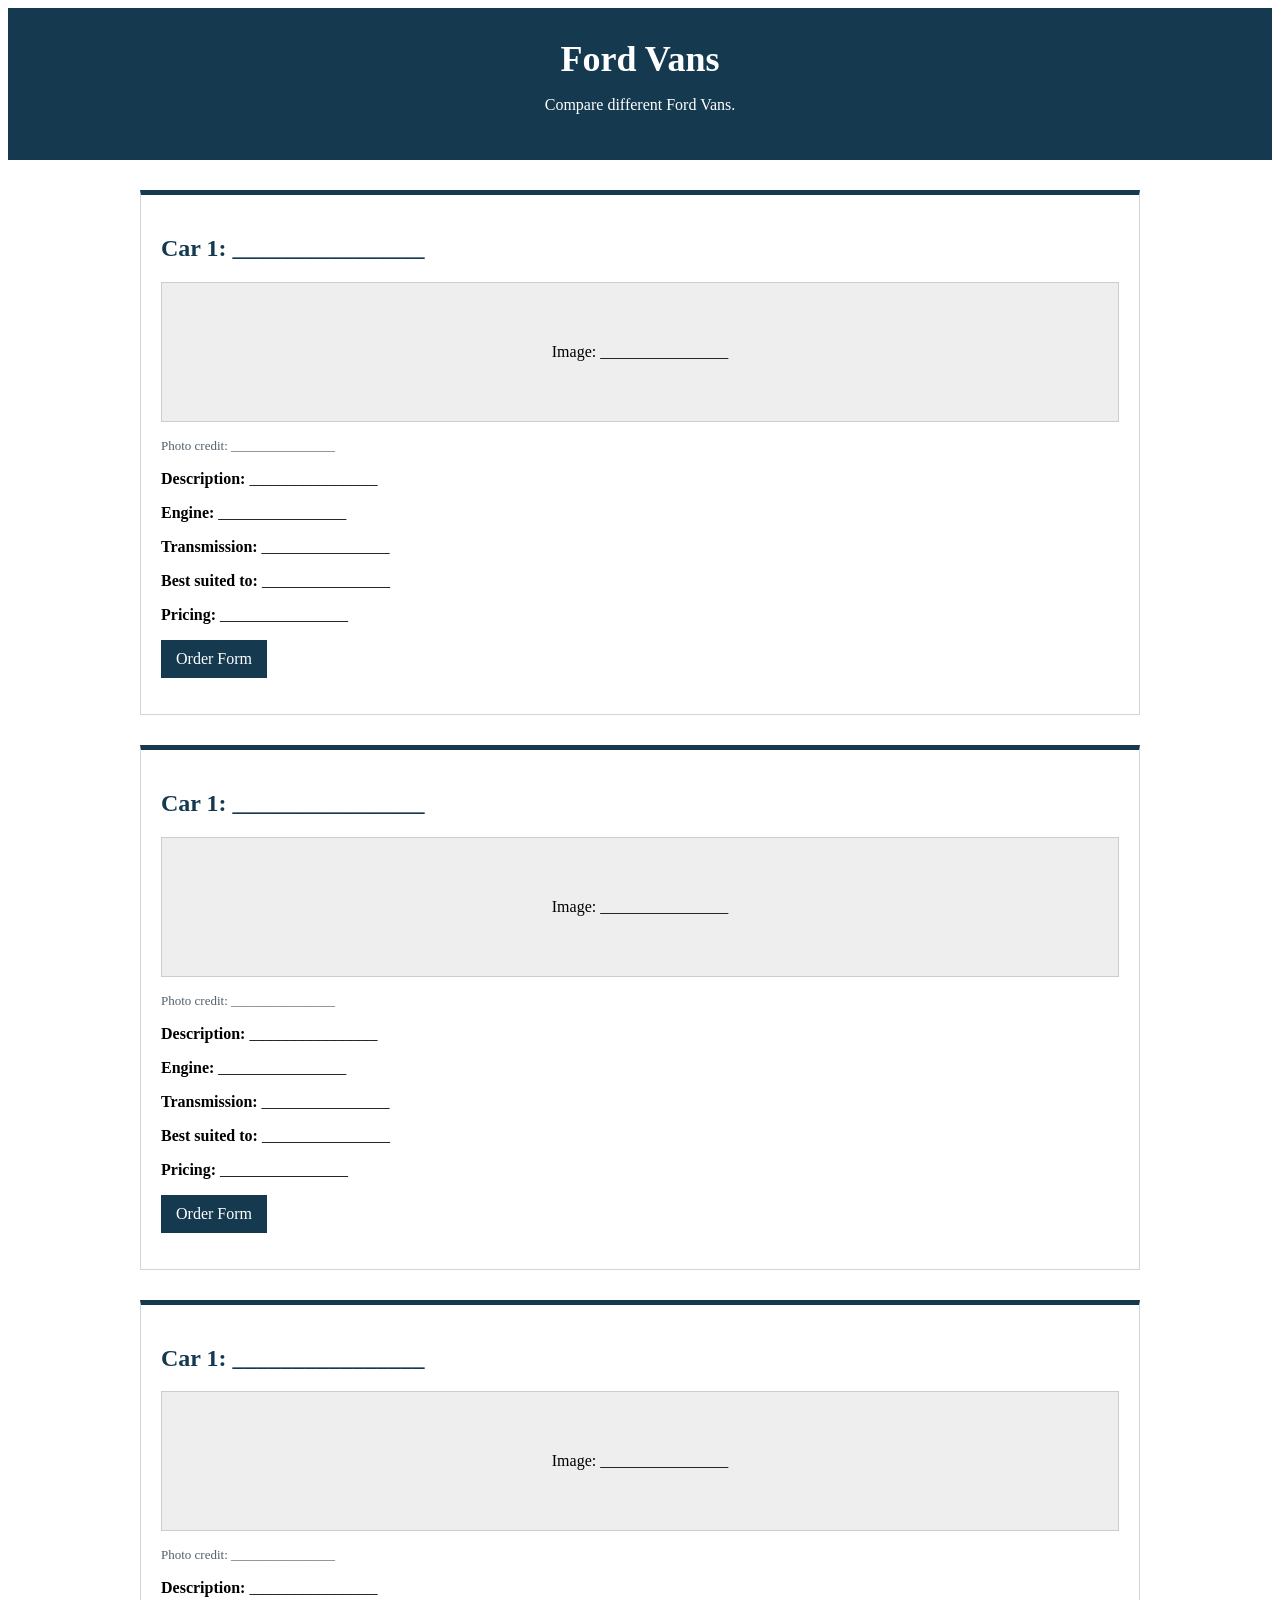
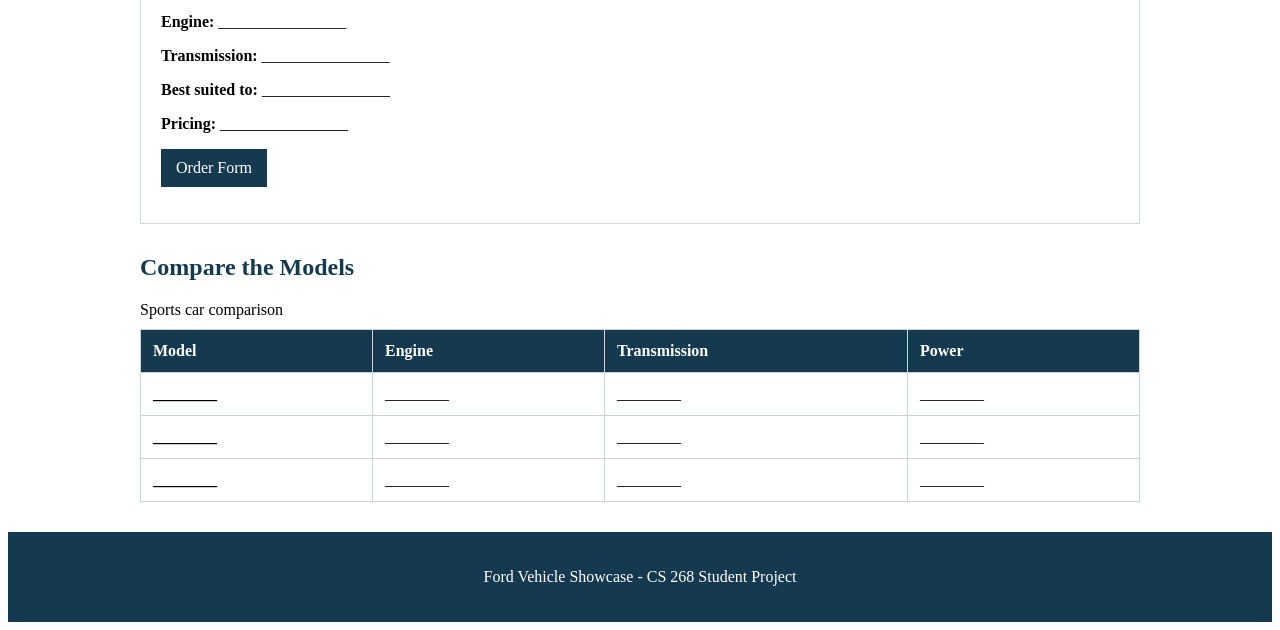
<file: vans.html>
<html>

<!-- info about the page-->
<head>
    <!-- allows text to have certian characters and symbols-->
    <meta charset="UTF-8">

    <!-- tab title in browser-->
    <title>Ford Vans</title>

    <!-- uses the ccs file for vehicle pages-->
    <link rel="stylesheet" href="vehiclePages.css">

    <!-- add empty image slots(temporary) -->
    <style>
        .image-slot {
            background-color: #eeeeee;
            border: 1px solid #cccccc;
            padding: 60px 10px;
            text-align: center;
        }
    </style>
</head>

<!-- page contents-->
<body>

<!-- page header-->
<header>
    <h1>Ford Vans</h1>
    <p>Compare different Ford Vans.</p>
</header>

<!-- main page contents-->
<main>
    <!-- Car 1: (empty vehicle info for now) -->
    <div class="car">
        <!-- car name-->
        <h2>Car 1: ________________</h2>

        <!-- image will go here -->
        <p class="image-slot">Image: ________________</p>

        <!-- small text under photo for credit(idk if we need this so its here for now)-->
        <p class="small">Photo credit: ________________</p>

        <!-- car specs(empty for now)-->
        <p><strong>Description:</strong> ________________</p>
        <p><strong>Engine:</strong> ________________</p>
        <p><strong>Transmission:</strong> ________________</p>
        <p><strong>Best suited to:</strong> ________________</p>
        <p><strong>Pricing:</strong> ________________</p>

        <!-- button to bring user to ordering form-->
        <p><a class="button" href="orderingForm.html">Order Form</a></p>
    </div>

    <!-- Car 3: (empty vehicle info for now) -->
    <div class="car">
        <!-- car name-->
        <h2>Car 1: ________________</h2>

        <!-- image will go here -->
        <p class="image-slot">Image: ________________</p>

        <!-- small text under photo for credit(idk if we need this so its here for now)-->
        <p class="small">Photo credit: ________________</p>

        <!-- car specs(empty for now)-->
        <p><strong>Description:</strong> ________________</p>
        <p><strong>Engine:</strong> ________________</p>
        <p><strong>Transmission:</strong> ________________</p>
        <p><strong>Best suited to:</strong> ________________</p>
        <p><strong>Pricing:</strong> ________________</p>

        <!-- button to bring user to ordering form-->
        <p><a class="button" href="orderingForm.html">Order Form</a></p>
    </div>

    <!-- Car 3: (empty vehicle info for now) -->
    <div class="car">
        <!-- car name-->
        <h2>Car 1: ________________</h2>

        <!-- image will go here -->
        <p class="image-slot">Image: ________________</p>

        <!-- small text under photo for credit(idk if we need this so its here for now)-->
        <p class="small">Photo credit: ________________</p>

        <!-- car specs(empty for now)-->
        <p><strong>Description:</strong> ________________</p>
        <p><strong>Engine:</strong> ________________</p>
        <p><strong>Transmission:</strong> ________________</p>
        <p><strong>Best suited to:</strong> ________________</p>
        <p><strong>Pricing:</strong> ________________</p>

        <!-- button to bring user to ordering form-->
        <p><a class="button" href="orderingForm.html">Order Form</a></p>
    </div>

    <!-- model comparison section-->
    <h2>Compare the Models</h2>

    <!-- table structure for car specs(needs to be filled)-->
    <div class="table-box">
        <table>
            <!-- table caption-->
            <caption>Sports car comparison</caption>

            <!-- header row-->
            <thead>
                <tr>
                    <th scope="col">Model</th>
                    <th scope="col">Engine</th>
                    <th scope="col">Transmission</th>
                    <th scope="col">Power</th>
                </tr>
            </thead>

            <!-- rows with values-->
            <tbody>
                <tr>
                    <th scope="row">________</th>
                    <td>________</td>
                    <td>________</td>
                    <td>________</td>
                </tr>
                <tr>
                    <th scope="row">________</th>
                    <td>________</td>
                    <td>________</td>
                    <td>________</td>
                </tr>
                <tr>
                    <th scope="row">________</th>
                    <td>________</td>
                    <td>________</td>
                    <td>________</td>
                </tr>
            </tbody>
        </table>
    </div>

</main>

<!-- footer of page-->
<footer>
    <!-- project info-->
    <p>Ford Vehicle Showcase - CS 268 Student Project</p>

    <!-- maybe more here(?)-->
</footer>

</body>
</html>
</file>
<file: css/generalCSS.css>
/* ========================================
   NAVBAR FORMATING (used by every page so the navbar is consistent)
   ======================================== */
.flex-container {
    /* navbar sections next to eachother */
    display: flex;

    flex-direction: row;

    /* wrap to new row when space i slimited */
    flex-wrap: wrap;

    /* centers navbar sections */
    justify-content: center;

    /* narbar color */
    background-color: #133A7C;
}

/* each navbar section */
.flex-container div {
    /* sections share availabel space */
    flex: 1;

    /* centered text */
    text-align: center;
}

/* navbar links */
.flex-container a {
    display: block;
    padding: 15px 10px;
    color: white;
    text-decoration: none;
    white-space: nowrap;
}



/* ========================================
   DEFAULT STYLING FOR ALL PAGES
   ======================================== */

/* default style for the entire page (basic page colors and font) */
body {
    margin: 0;
    background-color: #f4f2ed;
    color: #203545;
    font-family: Arial, sans-serif;
    line-height: 1.6;
}
</file>
<file: css/vehiclePages.css>
/* Used by sports cars, trucks, SUVs, sedans, and vans html files/pages */

/* darken navbar section on hover */
.flex-container a:hover {
    background-color: #081534;
    color: white;
}

/* title at the top of each page */
header {
    /** coloring and alignment */
    background-color: #15394f;
    color: white;
    text-align: center;
    padding: 30px 20px;
}

/** settings for main heading */
h1 {
    margin: 0;
    font-size: 36px;
}

/** setting for smaller headings */
h2 {
    color: #15394f;
}

/* setting for the main content area*/
main {
    /** centers content on the page */
    width: 90%;
    max-width: 1000px;
    margin: 30px auto;
}

/* section for each vehicle(white box with blue border on top) */
.car {
    background-color: white;
    border: 1px solid #d0d7dc;
    border-top: 5px solid #15394f;
    padding: 20px;
    margin-bottom: 30px;
}

/* images in vehicle boxes */
.car img {
    /** auto adjusts image size and diaplys it as a seperate blox in the car section instead of having it in-line with the text*/
    display: block;
    width: 100%;
    max-width: 600px;
    height: auto;
    margin: 0 auto;
}

/** smaller text style for captions and such */
.small {
    font-size: 13px;
    color: #52616b;
}

/** settigns for links */
a {
    color: #175b85;
}

/** button display */
.button {
    /** box shape */
    display: inline-block;

    /** coloring and padding */
    background-color: #15394f;
    color: white;
    padding: 10px 15px;

    /** removes link underline*/
    text-decoration: none;
}

/** changes the button dispaly on hover */
.button:hover {
    /** chnages to a lighter blue on hover */
    background-color: #286283;
}

/* adds horizontal scrolling if the table gets too wide */
.table-box {
    overflow-x: auto;
}

/** table settings for car comparisons*/
table {
    width: 100%;
    /** joins neighboring cells borders into single borders*/
    border-collapse: collapse;
    background-color: white;
}

/** caption settings(used just for the table currently) */
caption {
    text-align: left;
    padding-bottom: 10px;
}

/** settings for the table sells(th is header cells and td is regular info cells */
th, td {
    border: 1px solid #cbd3d9;
    padding: 12px;
    text-align: left;
}

/** table's heading section */
thead {
    background-color: #15394f;
    color: white;
}

/* setting for the page footer */
footer {
    background-color: #15394f;
    color: white;
    text-align: center;
    padding: 20px;
}

/** setting for links inside footer(not used currently but we might want to add a link to cite sources here or something) */
footer a {
    color: white;
}
</file>
<file: css/otherPages.css>
/* Extra styles for the homepage, history page, and order form */



/* ========================================
   HOME PAGE FORMATING
   ======================================== */

/* photo format on home page, puts them in 2 columns */
.vehicle-grid {
    display: grid;
    grid-template-columns: repeat(2, 1fr);
    gap: 20px;
}

/* set photo height on home page */
.vehicle-grid img {
    height: 220px;
    object-fit: cover;
}

/* remove spacing on bottom of grid cards */
.vehicle-grid .car {
    margin-bottom: 0;
}



/* ========================================
   HISTORY PAGE FORMATING
   ======================================== */

/* photo format for ford histroy pages (1 column, 3 rows) */
.history-photos {
    display: grid;
    grid-template-columns: repeat(3, 1fr);
    gap: 15px;
}

/* photo height for history page */
.history-photos img {
    height: 180px;
    object-fit: cover;
}



/* ========================================
   ORDER FORM FORMATING
   ======================================== */

/* styles the input fields on the order form */
form label {
    display: block;
    margin-top: 15px;
    font-weight: bold;
}

/* style input fields, select fields(drop down menu), and large text boxes */
form input,
form select,
form textarea {
    /* each input field goes in its own line */
    display: block;

    /* specified width includes the padding and border width */
    box-sizing: border-box;

    padding: 10px;
    border: 1px solid #aebbc5;
    font-family: Arial, sans-serif;
}

/* adds spacing above buttons on the order page */
.form-buttons {
    margin-top: 20px;
}
</file>
<file: generalCSS.css>
/* ========================================
   NAVBAR FORMATING (used by every page so the navbar is consistent)
   ======================================== */
.flex-container {
    /* navbar sections next to eachother */
    display: flex;

    flex-direction: row;

    /* wrap to new row when space i slimited */
    flex-wrap: wrap;

    /* centers navbar sections */
    justify-content: center;

    /* narbar color */
    background-color: #133A7C;
}

/* each navbar section */
.flex-container div {
    /* sections share availabel space */
    flex: 1;

    /* centered text */
    text-align: center;
}

/* navbar links */
.flex-container a {
    display: block;
    padding: 15px 10px;
    color: white;
    text-decoration: none;
    white-space: nowrap;
}



/* ========================================
   DEFAULT STYLING FOR ALL PAGES
   ======================================== */

/* default style for the entire page (basic page colors and font) */
body {
    margin: 0;
    background-color: #f4f2ed;
    color: #203545;
    font-family: Arial, sans-serif;
    line-height: 1.6;
}
</file>
<file: vehiclePages.css>
/* Used by sports cars, trucks, SUVs, sedans, and vans html files/pages */

/* darken navbar section on hover */
.flex-container a:hover {
    background-color: #081534;
    color: white;
}

/* title at the top of each page */
header {
    /** coloring and alignment */
    background-color: #15394f;
    color: white;
    text-align: center;
    padding: 30px 20px;
}

/** settings for main heading */
h1 {
    margin: 0;
    font-size: 36px;
}

/** setting for smaller headings */
h2 {
    color: #15394f;
}

/* setting for the main content area*/
main {
    /** centers content on the page */
    width: 90%;
    max-width: 1000px;
    margin: 30px auto;
}

/* section for each vehicle(white box with blue border on top) */
.car {
    background-color: white;
    border: 1px solid #d0d7dc;
    border-top: 5px solid #15394f;
    padding: 20px;
    margin-bottom: 30px;
}

/* images in vehicle boxes */
.car img {
    /** auto adjusts image size and diaplys it as a seperate blox in the car section instead of having it in-line with the text*/
    display: block;
    width: 100%;
    max-width: 600px;
    height: auto;
    margin: 0 auto;
}

/** smaller text style for captions and such */
.small {
    font-size: 13px;
    color: #52616b;
}

/** settigns for links */
a {
    color: #175b85;
}

/** button display */
.button {
    /** box shape */
    display: inline-block;

    /** coloring and padding */
    background-color: #15394f;
    color: white;
    padding: 10px 15px;

    /** removes link underline*/
    text-decoration: none;
}

/** changes the button dispaly on hover */
.button:hover {
    /** chnages to a lighter blue on hover */
    background-color: #286283;
}

/* adds horizontal scrolling if the table gets too wide */
.table-box {
    overflow-x: auto;
}

/** table settings for car comparisons*/
table {
    width: 100%;
    /** joins neighboring cells borders into single borders*/
    border-collapse: collapse;
    background-color: white;
}

/** caption settings(used just for the table currently) */
caption {
    text-align: left;
    padding-bottom: 10px;
}

/** settings for the table sells(th is header cells and td is regular info cells */
th, td {
    border: 1px solid #cbd3d9;
    padding: 12px;
    text-align: left;
}

/** table's heading section */
thead {
    background-color: #15394f;
    color: white;
}

/* setting for the page footer */
footer {
    background-color: #15394f;
    color: white;
    text-align: center;
    padding: 20px;
}

/** setting for links inside footer(not used currently but we might want to add a link to cite sources here or something) */
footer a {
    color: white;
}
</file>
<file: otherPages.css>
/* Extra styles for the homepage, history page, and order form */



/* ========================================
   HOME PAGE FORMATING
   ======================================== */

/* photo format on home page, puts them in 2 columns */
.vehicle-grid {
    display: grid;
    grid-template-columns: repeat(2, 1fr);
    gap: 20px;
}

/* set photo height on home page */
.vehicle-grid img {
    height: 220px;
    object-fit: cover;
}

/* remove spacing on bottom of grid cards */
.vehicle-grid .car {
    margin-bottom: 0;
}



/* ========================================
   HISTORY PAGE FORMATING
   ======================================== */

/* photo format for ford histroy pages (1 column, 3 rows) */
.history-photos {
    display: grid;
    grid-template-columns: repeat(3, 1fr);
    gap: 15px;
}

/* photo height for history page */
.history-photos img {
    height: 180px;
    object-fit: cover;
}



/* ========================================
   ORDER FORM FORMATING
   ======================================== */

/* styles the input fields on the order form */
form label {
    display: block;
    margin-top: 15px;
    font-weight: bold;
}

/* style input fields, select fields(drop down menu), and large text boxes */
form input,
form select,
form textarea {
    /* each input field goes in its own line */
    display: block;

    /* specified width includes the padding and border width */
    box-sizing: border-box;

    padding: 10px;
    border: 1px solid #aebbc5;
    font-family: Arial, sans-serif;
}

/* adds spacing above buttons on the order page */
.form-buttons {
    margin-top: 20px;
}
</file>
